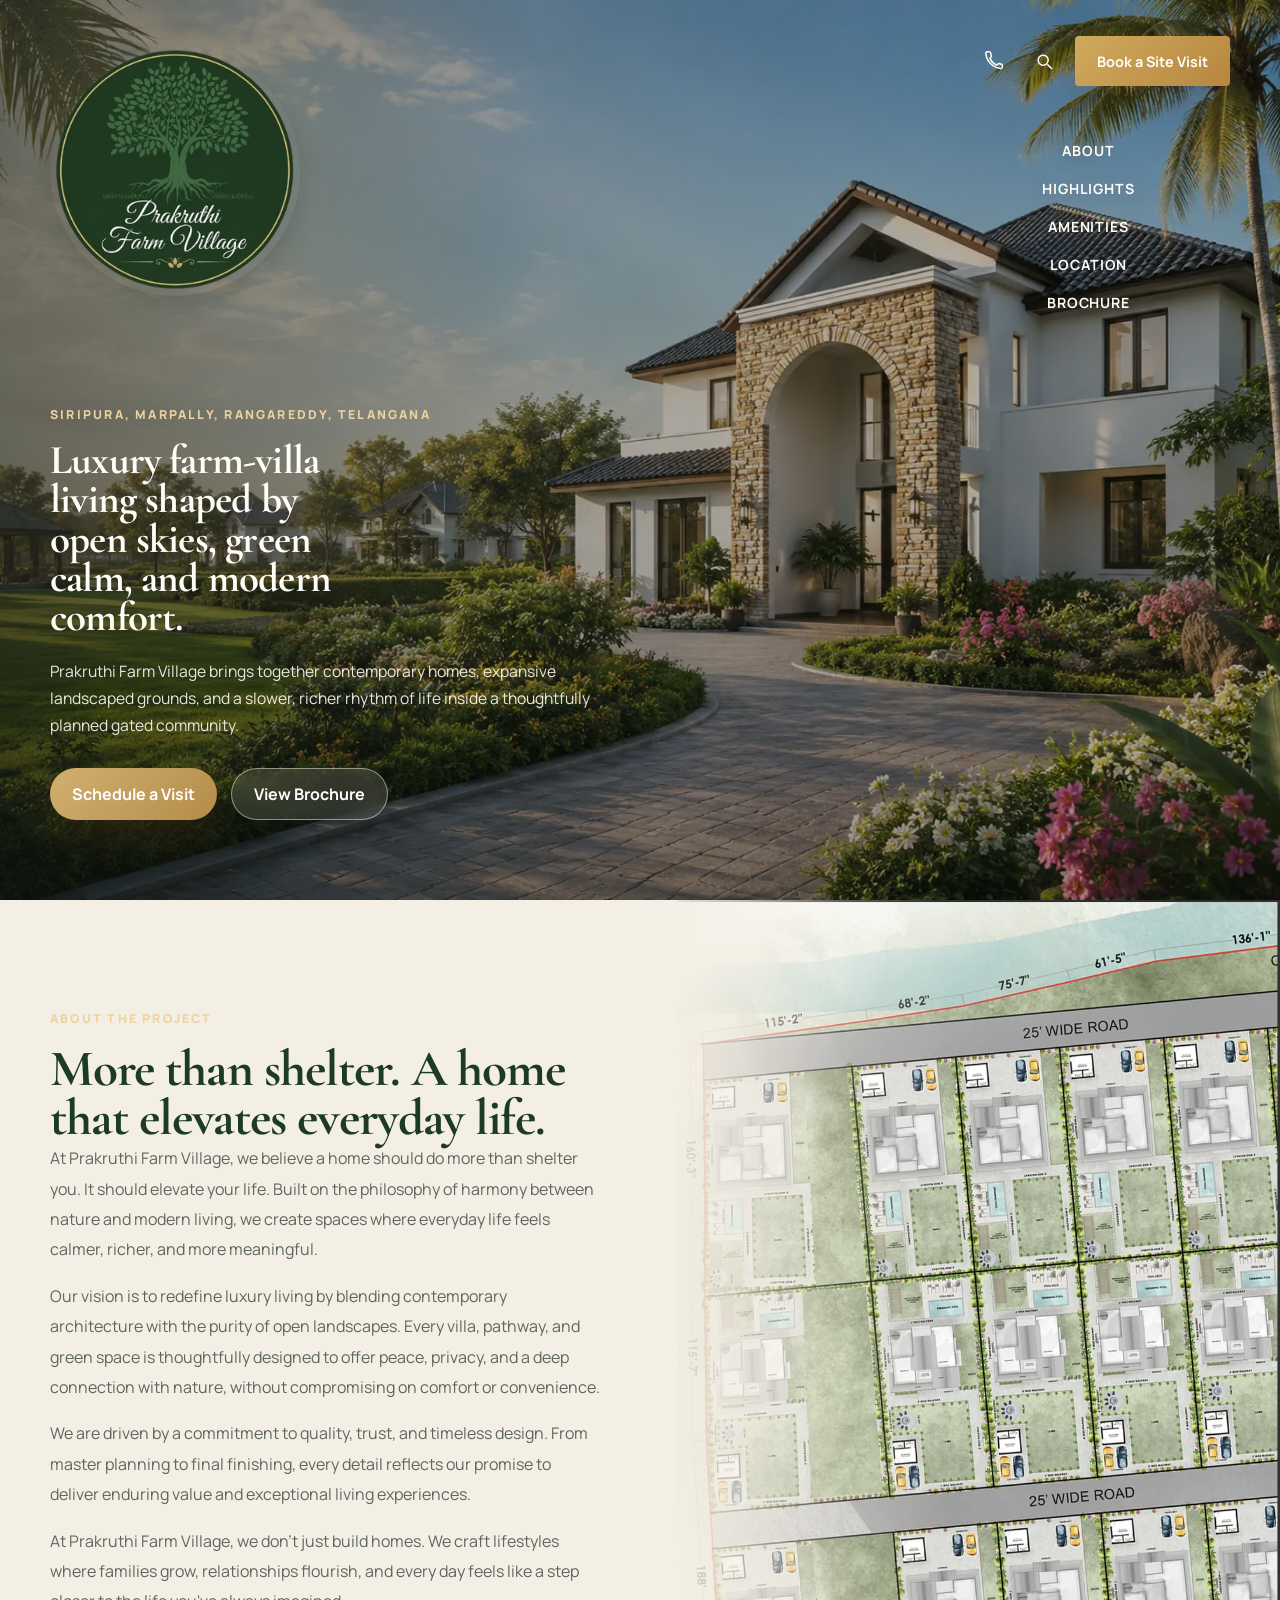
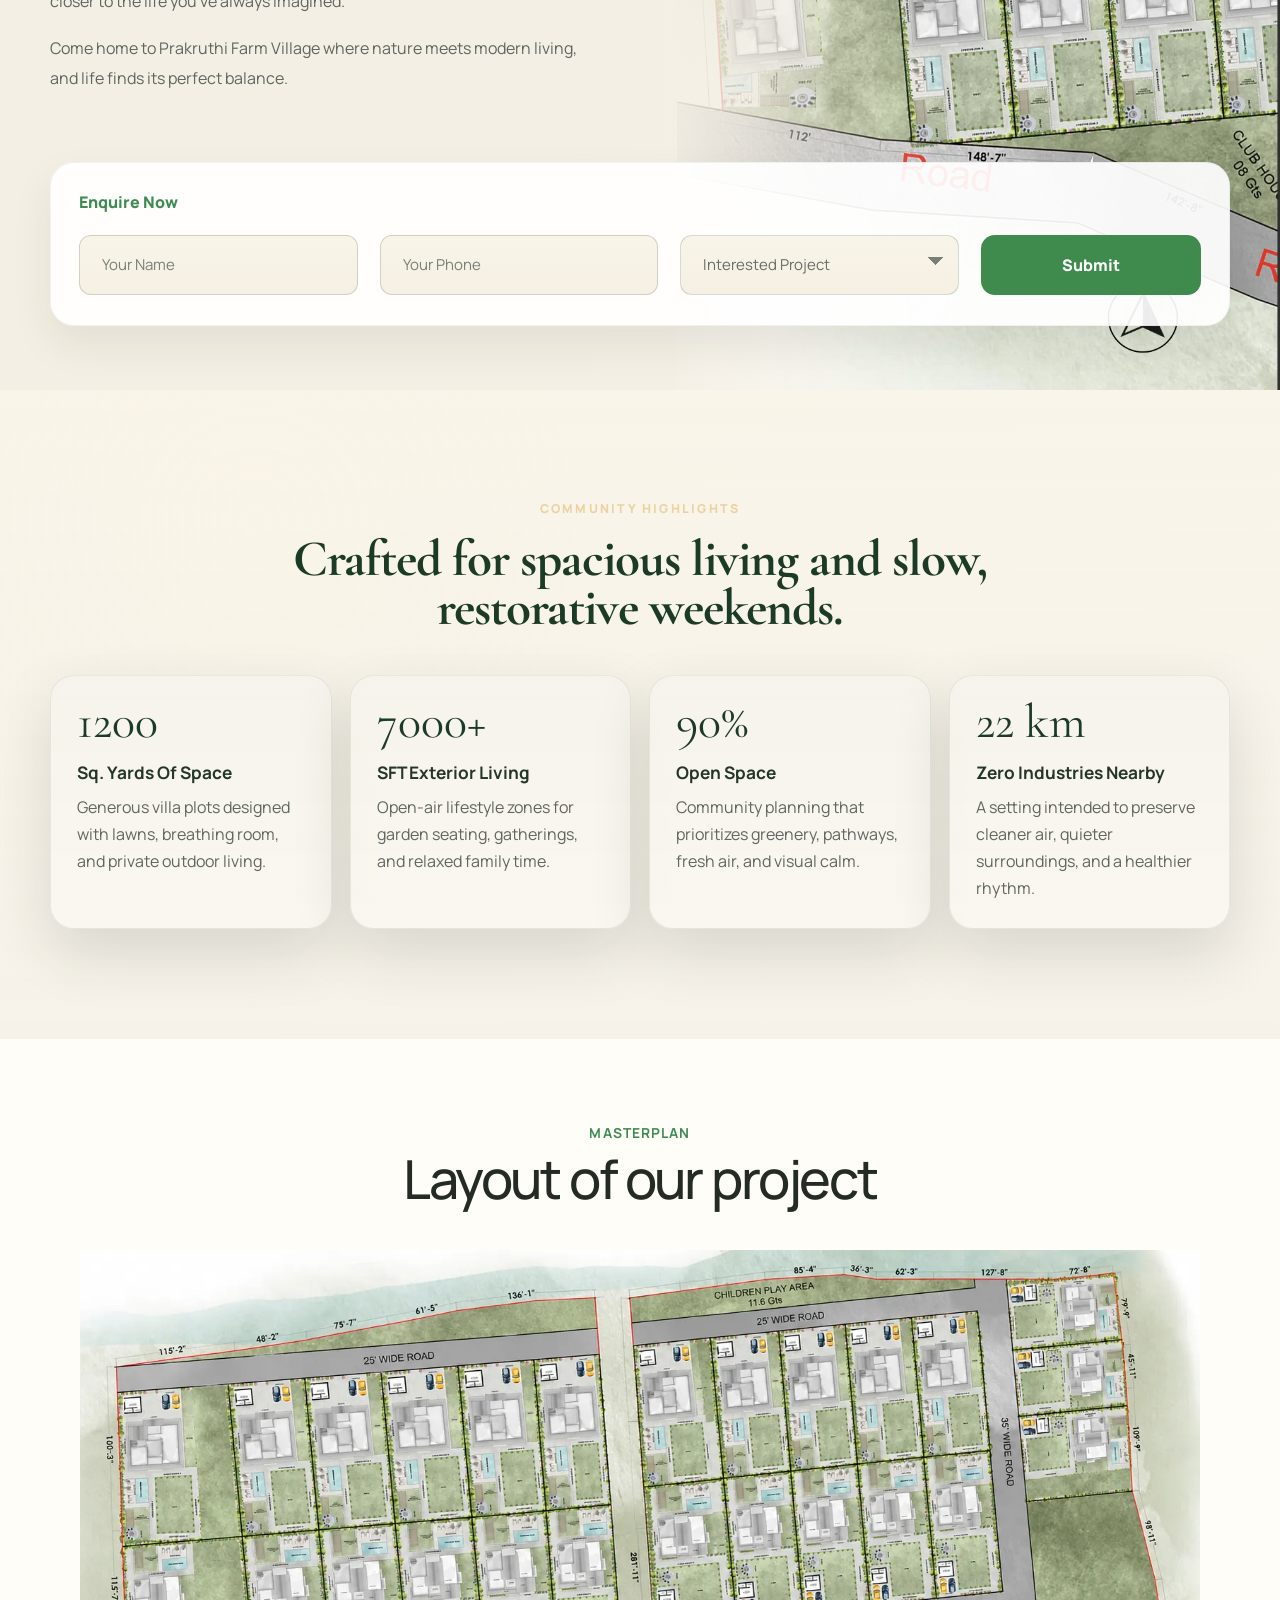
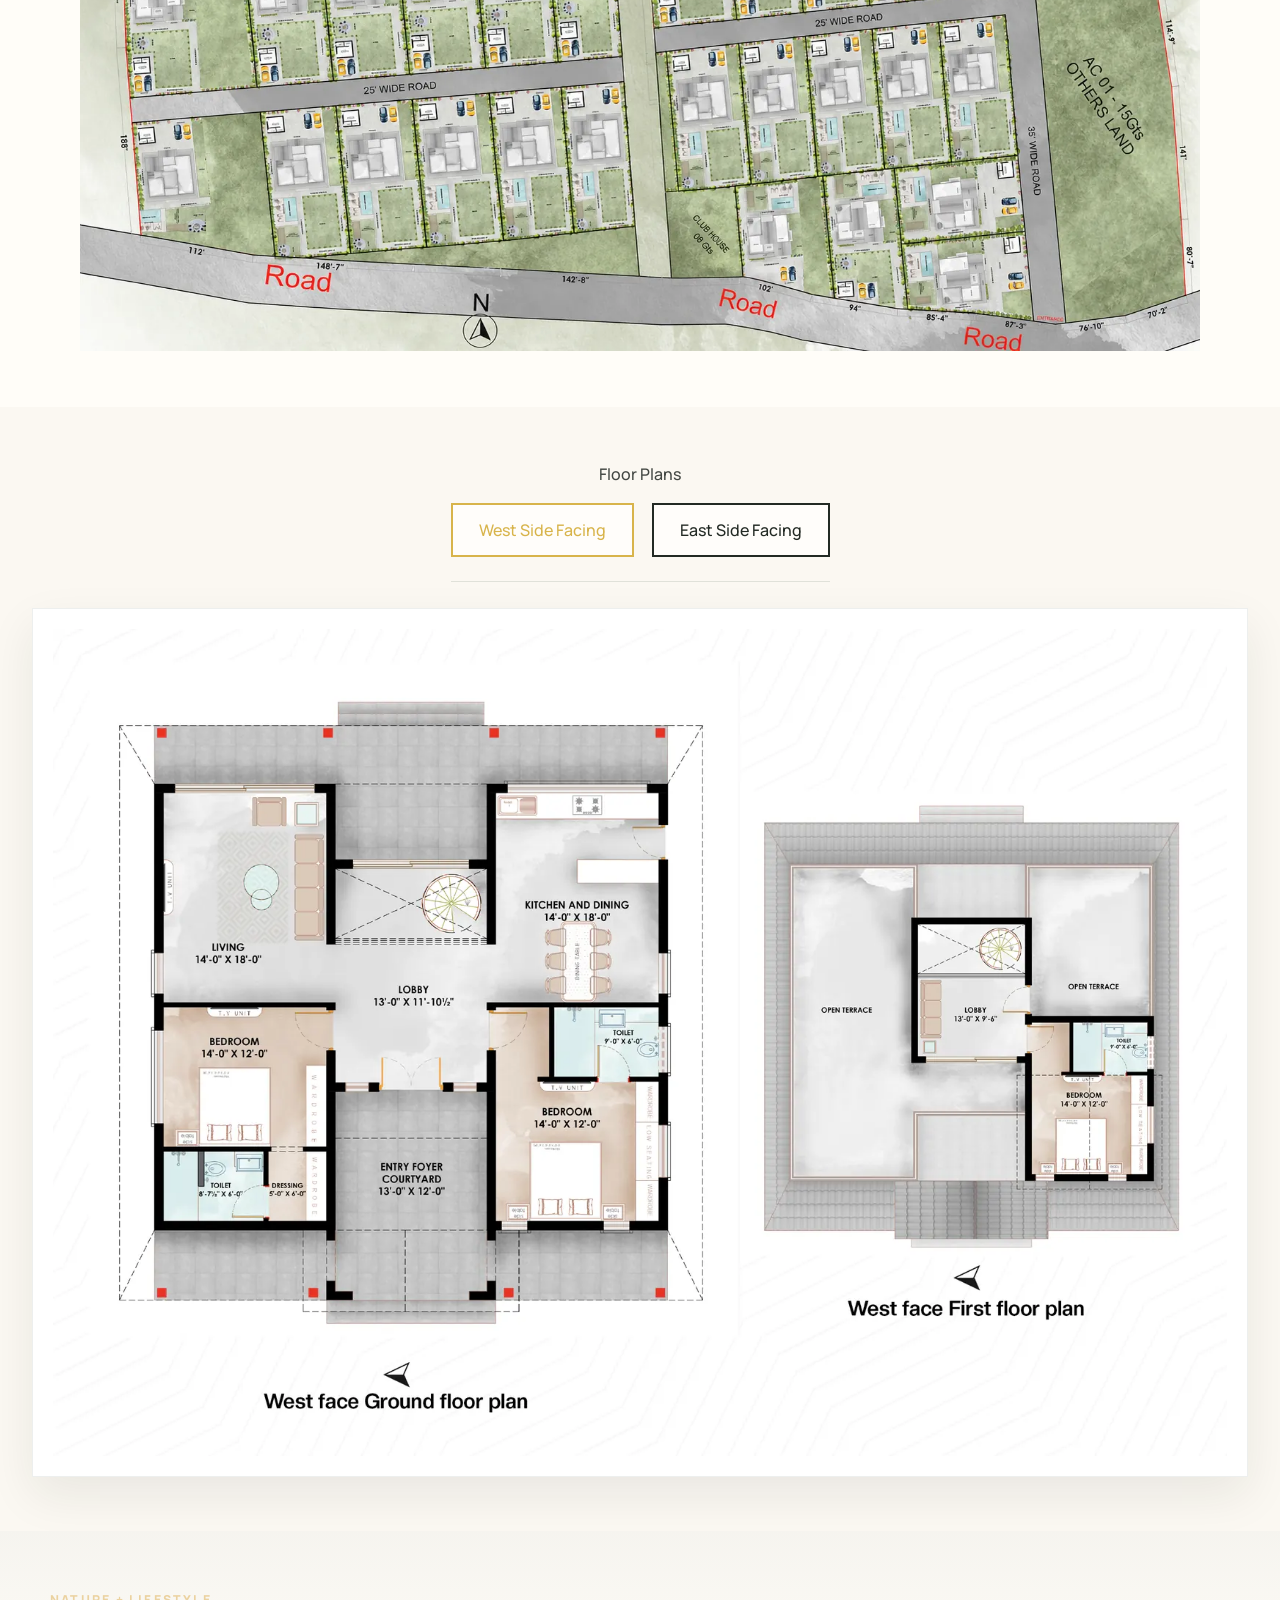
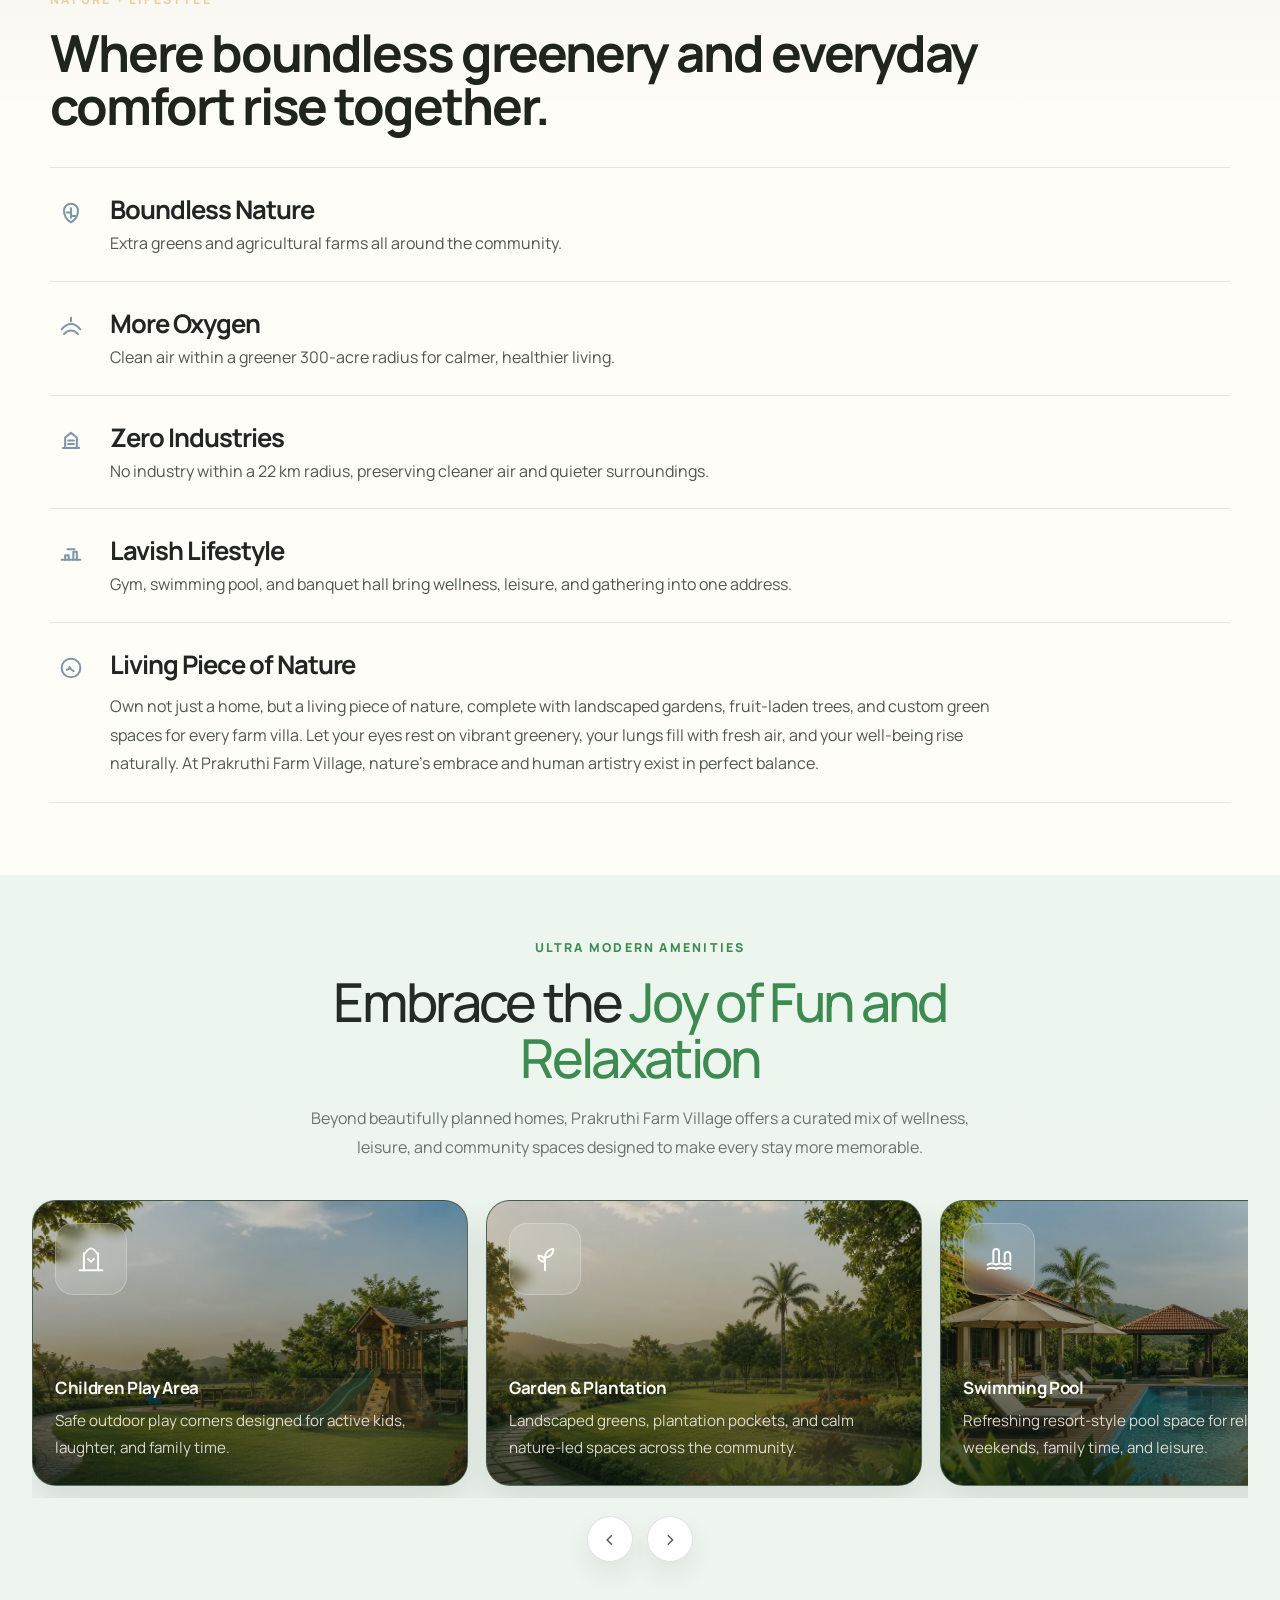
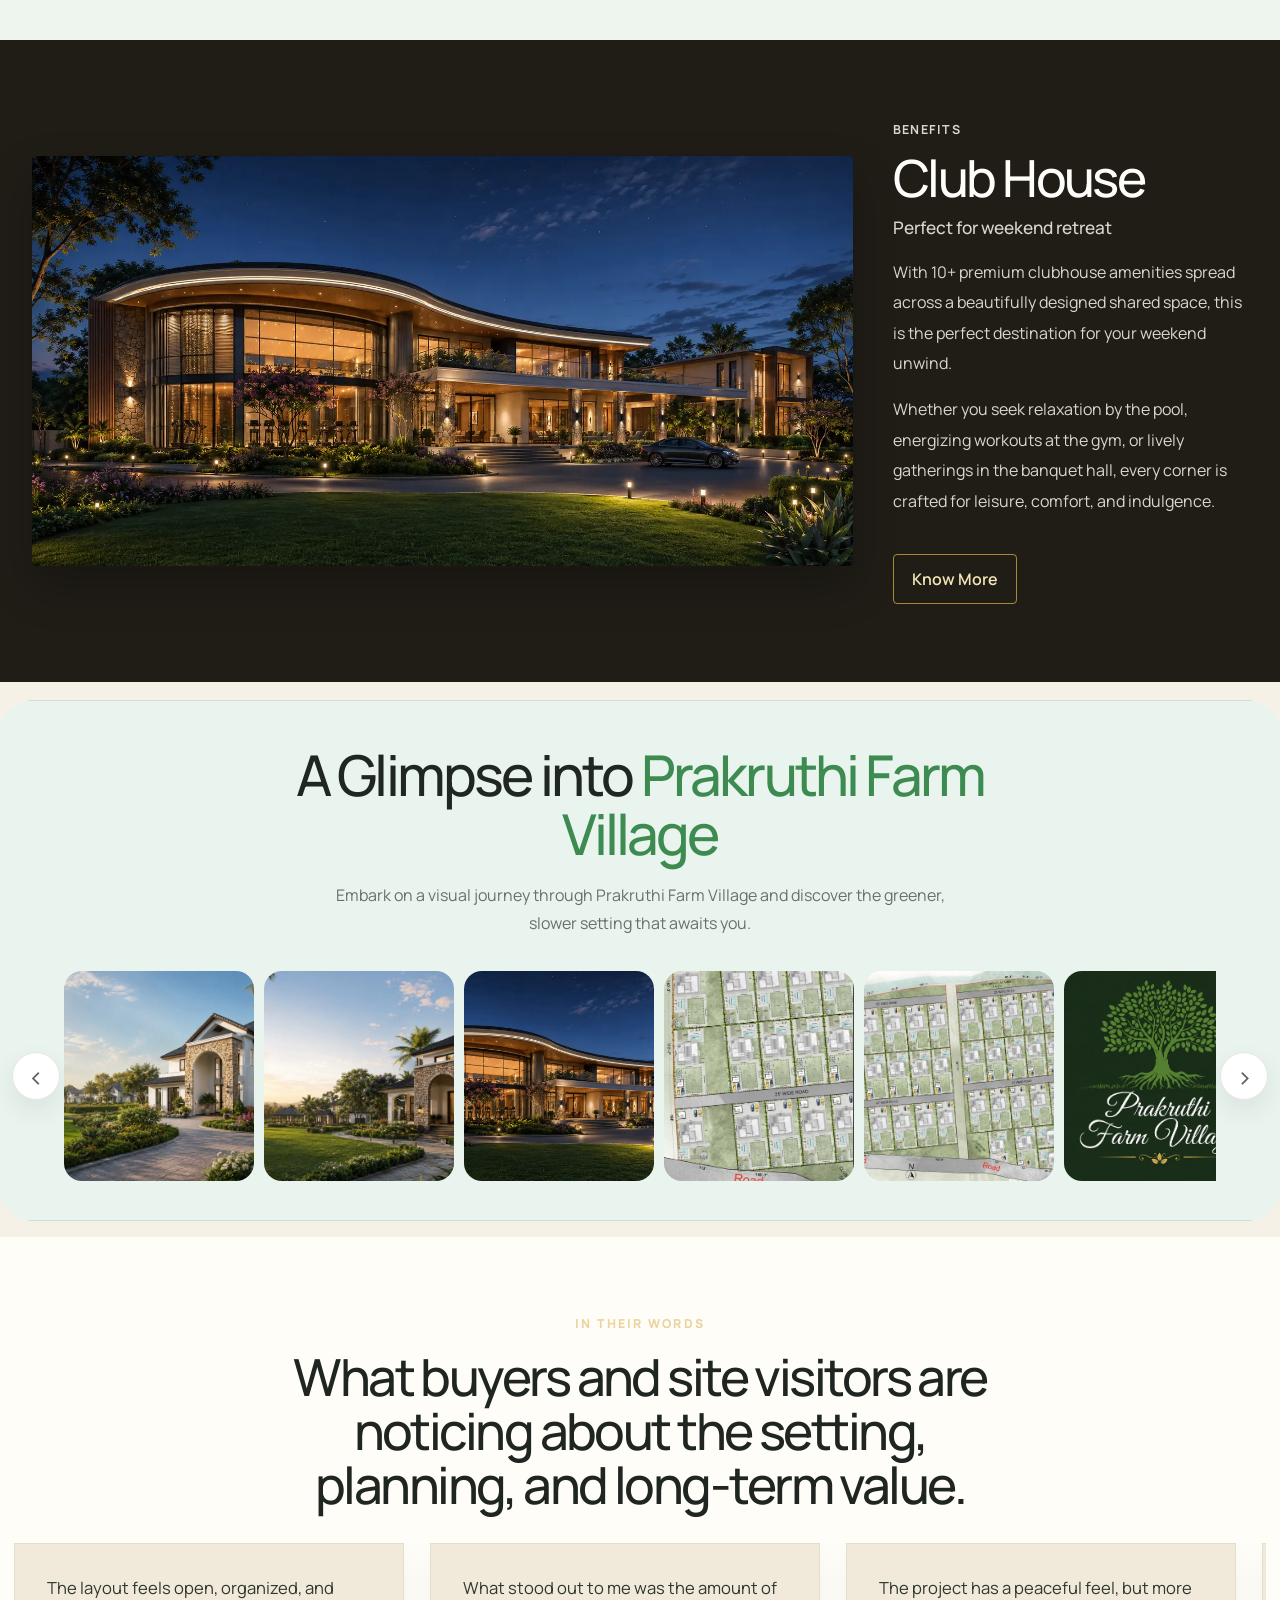
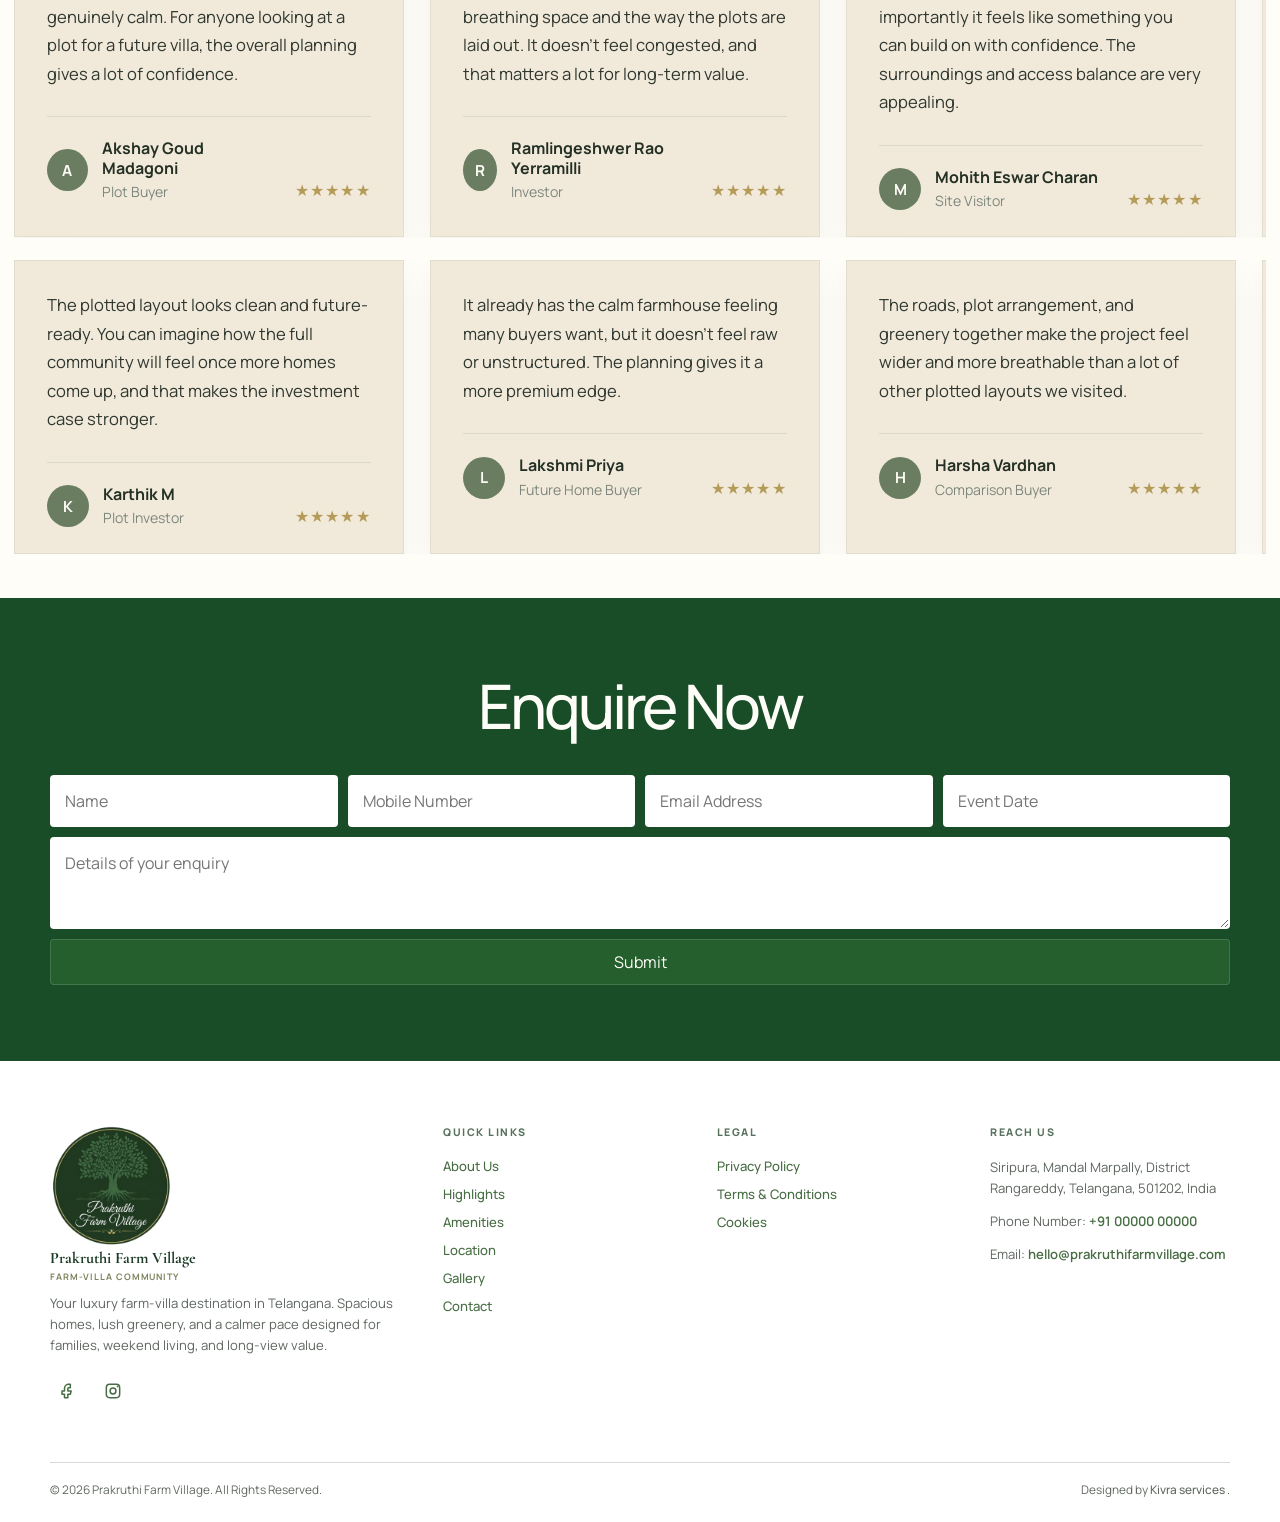
<file: index.html>
<!DOCTYPE html>
<html lang="en">
  <head>
    <meta charset="UTF-8" />
    <meta name="viewport" content="width=device-width, initial-scale=1.0" />
    <title>Prakruthi Farm Village</title>
    <meta
      name="description"
      content="Prakruthi Farm Village is a premium farm-villa community in Siripura, Marpally, blending modern architecture, open green space, and elevated weekend living."
    />
    <link rel="preconnect" href="https://fonts.googleapis.com" />
    <link rel="preconnect" href="https://fonts.gstatic.com" crossorigin />
    <link
      href="https://fonts.googleapis.com/css2?family=Cormorant+Garamond:wght@500;600;700&family=Manrope:wght@400;500;600;700;800&display=swap"
      rel="stylesheet"
    />
    <link rel="preload" as="image" href="images/webp/image.webp" fetchpriority="high" />
    <link rel="stylesheet" href="styles.css" />
  </head>
  <body>
    <header class="site-header">
      <div class="container nav-shell">
        <a class="brand" href="#top" aria-label="Prakruthi Farm Village home">
          <img src="images/webp/logo.webp" alt="Prakruthi Farm Village logo" decoding="async" />
        </a>

        <nav class="site-nav" id="site-nav">
          <a href="#about">About</a>
          <a href="highlights.html">Highlights</a>
          <a href="#amenities">Amenities</a>
          <a href="location.html">Location</a>
          <a href="brochure.pdf" download="Prakruthi Farm Village brochure.pdf">
            Brochure
          </a>
        </nav>

        <div class="header-tools">
          <a class="tool-link" href="#contact" aria-label="Call us">
            <svg viewBox="0 0 24 24" fill="none">
              <path
                d="M22 16.92v2a2 2 0 0 1-2.18 2 19.8 19.8 0 0 1-8.63-3.07 19.5 19.5 0 0 1-6-6A19.8 19.8 0 0 1 2.12 3.18 2 2 0 0 1 4.11 1h2a2 2 0 0 1 2 1.72c.12.9.33 1.78.63 2.62a2 2 0 0 1-.45 2.11L7.1 8.91a16 16 0 0 0 8 8l1.46-1.19a2 2 0 0 1 2.11-.45c.84.3 1.72.51 2.62.63A2 2 0 0 1 22 16.92Z"
              />
            </svg>
          </a>
          <button class="tool-link tool-button" type="button" aria-label="Search">
            <svg viewBox="0 0 24 24" fill="none">
              <path d="m21 21-4.35-4.35" />
              <circle cx="11" cy="11" r="6" />
            </svg>
          </button>
          <a class="nav-cta" href="#contact">Book a Site Visit</a>
        </div>

        <button
          class="menu-toggle"
          type="button"
          aria-expanded="false"
          aria-controls="site-nav"
          aria-label="Toggle navigation"
        >
          <span></span>
          <span></span>
          <span></span>
        </button>
      </div>
    </header>

    <main id="top">
      <section class="hero">
        <div class="hero-media" aria-hidden="true">
          <div class="hero-slide is-active" style="background-image: url('images/webp/image.webp')"></div>
          <div class="hero-slide" style="background-image: url('images/webp/hero1.webp')"></div>
        </div>
        <div class="hero-overlay"></div>
        <div class="container hero-layout">
          <div class="hero-copy">
            <p class="eyebrow">Siripura, Marpally, Rangareddy, Telangana</p>
            <h1>Luxury farm-villa living shaped by open skies, green calm, and modern comfort.</h1>
            <p class="hero-text">
              Prakruthi Farm Village brings together contemporary homes, expansive landscaped grounds,
              and a slower, richer rhythm of life inside a thoughtfully planned gated community.
            </p>

            <div class="hero-actions">
              <a class="button button-primary" href="#contact">Schedule a Visit</a>
              <a
                class="button button-secondary"
                href="Prakruthi%20Farm%20Village%20brochure.pdf"
                target="_blank"
                rel="noreferrer"
              >
                View Brochure
              </a>
            </div>
          </div>
        </div>
      </section>

      <div class="about-enquiry-shell">
        <section class="section about-section" id="about">
          <div class="container about-layout">
            <div class="about-copy">
              <div class="section-heading">
                <p class="eyebrow">About The Project</p>
                <h2>More than shelter. A home that elevates everyday life.</h2>
              </div>
              <div class="section-copy">
                <p>
                  At Prakruthi Farm Village, we believe a home should do more than shelter you. It
                  should elevate your life. Built on the philosophy of harmony between nature and
                  modern living, we create spaces where everyday life feels calmer, richer, and more
                  meaningful.
                </p>
                <p>
                  Our vision is to redefine luxury living by blending contemporary architecture with
                  the purity of open landscapes. Every villa, pathway, and green space is
                  thoughtfully designed to offer peace, privacy, and a deep connection with nature,
                  without compromising on comfort or convenience.
                </p>
                <p>
                  We are driven by a commitment to quality, trust, and timeless design. From master
                  planning to final finishing, every detail reflects our promise to deliver enduring
                  value and exceptional living experiences.
                </p>
                <p>
                  At Prakruthi Farm Village, we don't just build homes. We craft lifestyles where
                  families grow, relationships flourish, and every day feels like a step closer to
                  the life you've always imagined.
                </p>
                <p>
                  Come home to Prakruthi Farm Village where nature meets modern living, and life
                  finds its perfect balance.
                </p>
              </div>
            </div>
            <div class="about-visual" aria-hidden="true"></div>
          </div>
        </section>

        <section class="enquiry-section" aria-labelledby="enquiry-title">
          <div class="container">
            <div class="enquiry-card">
              <h2 id="enquiry-title">Enquire Now</h2>
              <form class="enquiry-form">
                <label class="sr-only" for="enquiry-name">Your Name</label>
                <input id="enquiry-name" name="name" type="text" placeholder="Your Name" />

                <label class="sr-only" for="enquiry-phone">Your Phone</label>
                <input id="enquiry-phone" name="phone" type="tel" placeholder="Your Phone" />

                <label class="sr-only" for="enquiry-project">Interested Project</label>
                <select id="enquiry-project" name="project">
                  <option value="" selected>Interested Project</option>
                  <option value="prakruthi-farm-village">Prakruthi Farm Village</option>
                </select>

                <button type="submit" class="enquiry-submit">Submit</button>
              </form>
            </div>
          </div>
        </section>
      </div>

      <section class="section highlights-section" id="highlights">
        <div class="container">
          <div class="section-heading section-heading-centered">
            <p class="eyebrow">Community Highlights</p>
            <h2>Crafted for spacious living and slow, restorative weekends.</h2>
          </div>

          <div class="highlight-grid">
            <article class="highlight-card">
              <span class="highlight-number">1200</span>
              <h3>Sq. Yards Of Space</h3>
              <p>Generous villa plots designed with lawns, breathing room, and private outdoor living.</p>
            </article>
            <article class="highlight-card">
              <span class="highlight-number">7000+</span>
              <h3>SFT Exterior Living</h3>
              <p>Open-air lifestyle zones for garden seating, gatherings, and relaxed family time.</p>
            </article>
            <article class="highlight-card">
              <span class="highlight-number">90%</span>
              <h3>Open Space</h3>
              <p>Community planning that prioritizes greenery, pathways, fresh air, and visual calm.</p>
            </article>
            <article class="highlight-card">
              <span class="highlight-number">22 km</span>
              <h3>Zero Industries Nearby</h3>
              <p>A setting intended to preserve cleaner air, quieter surroundings, and a healthier rhythm.</p>
            </article>
          </div>
        </div>
      </section>

      <section class="section masterplan-section" id="masterplan">
        <div class="container masterplan-shell">
          <div class="masterplan-heading">
            <p class="masterplan-eyebrow">Masterplan</p>
            <h2>Layout of our project</h2>
          </div>

          <div class="masterplan-visual">
            <img
              src="images/webp/projectmain.webp"
              alt="Prakruthi Farm Village masterplan layout"
              loading="lazy"
              decoding="async"
            />
          </div>
        </div>
      </section>

      <section class="section floorplans-section" id="floorplans">
        <div class="container floorplans-shell">
          <div class="floorplans-heading">
            <p class="floorplans-eyebrow">Floor Plans</p>
            <div class="floorplans-tabs" role="tablist" aria-label="Floor plan facing options">
              <button
                class="floorplans-tab is-active"
                type="button"
                role="tab"
                aria-selected="true"
                aria-controls="west-facing-panel"
                id="west-facing-tab"
                data-target="west-facing-panel"
              >
                West Side Facing
              </button>
              <button
                class="floorplans-tab"
                type="button"
                role="tab"
                aria-selected="false"
                aria-controls="east-facing-panel"
                id="east-facing-tab"
                data-target="east-facing-panel"
              >
                East Side Facing
              </button>
            </div>
          </div>

          <div
            class="floorplans-panel is-active"
            id="west-facing-panel"
            role="tabpanel"
            aria-labelledby="west-facing-tab"
          >
            <div class="floorplans-frame">
              <img src="images/webp/westside.webp" alt="West side facing floor plan" loading="lazy" decoding="async" />
            </div>
          </div>

          <div
            class="floorplans-panel"
            id="east-facing-panel"
            role="tabpanel"
            aria-labelledby="east-facing-tab"
            hidden
          >
            <div class="floorplans-frame">
              <img src="images/webp/eastside.webp" alt="East side facing floor plan" loading="lazy" decoding="async" />
            </div>
          </div>
        </div>
      </section>

      <section class="section lifestyle-section">
        <div class="container lifestyle-shell">
          <div class="lifestyle-heading">
            <p class="eyebrow">Nature + Lifestyle</p>
            <h2>Where boundless greenery and everyday comfort rise together.</h2>
          </div>

          <div class="lifestyle-list" role="list">
            <article class="lifestyle-item" role="listitem">
              <span class="lifestyle-icon" aria-hidden="true">
                <svg viewBox="0 0 24 24" fill="none">
                  <path d="M12 20c4-2.5 6-6 6-10a6 6 0 1 0-12 0c0 4 2 7.5 6 10Z" />
                  <path d="M12 8v8" />
                  <path d="M8.5 11.5H12" />
                  <path d="M15.5 14.5H12" />
                </svg>
              </span>
              <div class="lifestyle-copy">
                <h3>Boundless Nature</h3>
                <p>Extra greens and agricultural farms all around the community.</p>
              </div>
            </article>

            <article class="lifestyle-item" role="listitem">
              <span class="lifestyle-icon" aria-hidden="true">
                <svg viewBox="0 0 24 24" fill="none">
                  <path d="M4 14c2.5-3 5.5-4.5 8-4.5s5.5 1.5 8 4.5" />
                  <path d="M6 18c1.8-2 3.8-3 6-3s4.2 1 6 3" />
                  <path d="M12 4v3" />
                </svg>
              </span>
              <div class="lifestyle-copy">
                <h3>More Oxygen</h3>
                <p>Clean air within a greener 300-acre radius for calmer, healthier living.</p>
              </div>
            </article>

            <article class="lifestyle-item" role="listitem">
              <span class="lifestyle-icon" aria-hidden="true">
                <svg viewBox="0 0 24 24" fill="none">
                  <path d="M5 18h14" />
                  <path d="M7 18V9l5-4 5 4v9" />
                  <path d="M9.5 11.5h5" />
                  <path d="M9.5 14.5h5" />
                </svg>
              </span>
              <div class="lifestyle-copy">
                <h3>Zero Industries</h3>
                <p>No industry within a 22 km radius, preserving cleaner air and quieter surroundings.</p>
              </div>
            </article>

            <article class="lifestyle-item" role="listitem">
              <span class="lifestyle-icon" aria-hidden="true">
                <svg viewBox="0 0 24 24" fill="none">
                  <path d="M4 17h16" />
                  <path d="M7 17v-4h3v4" />
                  <path d="M14 17v-7h3v7" />
                  <path d="M9 8h6" />
                </svg>
              </span>
              <div class="lifestyle-copy">
                <h3>Lavish Lifestyle</h3>
                <p>Gym, swimming pool, and banquet hall bring wellness, leisure, and gathering into one address.</p>
              </div>
            </article>

            <article class="lifestyle-item lifestyle-item-detail" role="listitem">
              <span class="lifestyle-icon" aria-hidden="true">
                <svg viewBox="0 0 24 24" fill="none">
                  <path d="M12 4c4.5 0 8 3.5 8 8s-3.5 8-8 8-8-3.5-8-8 3.5-8 8-8Z" />
                  <path d="M8.5 13.5c1.2-.2 2.1-1.1 2.3-2.3.7 1.5 2 2.8 3.5 3.5" />
                </svg>
              </span>
              <div class="lifestyle-copy">
                <h3>Living Piece of Nature</h3>
                <p>
                  Own not just a home, but a living piece of nature, complete with landscaped
                  gardens, fruit-laden trees, and custom green spaces for every farm villa. Let your
                  eyes rest on vibrant greenery, your lungs fill with fresh air, and your well-being
                  rise naturally. At Prakruthi Farm Village, nature's embrace and human artistry exist
                  in perfect balance.
                </p>
              </div>
            </article>
          </div>
        </div>
      </section>

      <section class="section amenities-section" id="amenities">
        <div class="container">
          <div class="amenities-shell">
            <div class="amenities-heading">
              <p class="eyebrow">Ultra Modern Amenities</p>
              <h2>Embrace the <span>Joy of Fun and Relaxation</span></h2>
              <p class="amenities-intro">
                Beyond beautifully planned homes, Prakruthi Farm Village offers a curated mix of
                wellness, leisure, and community spaces designed to make every stay more memorable.
              </p>
            </div>

            <div
              class="amenities-carousel"
              data-carousel
              data-carousel-autoplay
              data-carousel-interval="3800"
              data-carousel-persistent
            >
              <div class="amenities-grid" data-carousel-track>
                <article class="amenity-card amenity-card--children">
                  <span class="amenity-icon" aria-hidden="true">
                    <svg viewBox="0 0 24 24" fill="none">
                      <path d="M4 20h16" />
                      <path d="M7 20V8" />
                      <path d="M17 20V8" />
                      <path d="M7 9c2-3 4-4.5 5-4.5S15 6 17 9" />
                      <path d="M10 12l2 2 2-2" />
                    </svg>
                  </span>
                  <h3>Children Play Area</h3>
                  <p>Safe outdoor play corners designed for active kids, laughter, and family time.</p>
                </article>

                <article class="amenity-card amenity-card--garden">
                  <span class="amenity-icon" aria-hidden="true">
                    <svg viewBox="0 0 24 24" fill="none">
                      <path d="M12 20V11" />
                      <path d="M12 11c0-3.5 2.6-6.2 6-6-0.2 3.5-2.7 6-6 6Z" />
                      <path d="M12 14c0-2.6-2-4.6-4.8-4.5 0.1 2.7 2 4.7 4.8 4.5Z" />
                    </svg>
                  </span>
                  <h3>Garden &amp; Plantation</h3>
                  <p>Landscaped greens, plantation pockets, and calm nature-led spaces across the community.</p>
                </article>

                <article class="amenity-card amenity-card--pool">
                  <span class="amenity-icon" aria-hidden="true">
                    <svg viewBox="0 0 24 24" fill="none">
                      <path d="M4 16c2-1.2 4-1.2 6 0 2-1.2 4-1.2 6 0 2-1.2 4-1.2 4 0" />
                      <path d="M4 19c2-1.2 4-1.2 6 0 2-1.2 4-1.2 6 0 2-1.2 4-1.2 4 0" />
                      <path d="M8 14V7a2 2 0 0 1 4 0v7" />
                      <path d="M16 14V9a2 2 0 0 1 4 0v5" />
                    </svg>
                  </span>
                  <h3>Swimming Pool</h3>
                  <p>Refreshing resort-style pool space for relaxed weekends, family time, and leisure.</p>
                </article>

                <article class="amenity-card amenity-card--gym">
                  <span class="amenity-icon" aria-hidden="true">
                    <svg viewBox="0 0 24 24" fill="none">
                      <path d="M3 10h4v4H3z" />
                      <path d="M17 10h4v4h-4z" />
                      <path d="M7 12h10" />
                      <path d="M9 10v4" />
                      <path d="M15 10v4" />
                    </svg>
                  </span>
                  <h3>Indoor Gym</h3>
                  <p>Dedicated indoor fitness setup for everyday workouts and a healthier routine.</p>
                </article>

                <article class="amenity-card amenity-card--reception">
                  <span class="amenity-icon" aria-hidden="true">
                    <svg viewBox="0 0 24 24" fill="none">
                      <path d="M5 18V8a2 2 0 0 1 2-2h10a2 2 0 0 1 2 2v10" />
                      <path d="M5 12h14" />
                      <path d="M9 15h6" />
                      <path d="M9 9h2" />
                    </svg>
                  </span>
                  <h3>Reception &amp; Waiting Lounge</h3>
                  <p>A welcoming arrival space that makes guest visits and community waiting areas more comfortable.</p>
                </article>

                <article class="amenity-card amenity-card--guestroom">
                  <span class="amenity-icon" aria-hidden="true">
                    <svg viewBox="0 0 24 24" fill="none">
                      <path d="M4 14V9a2 2 0 0 1 2-2h2a2 2 0 0 1 2 2v5" />
                      <path d="M14 14V9a2 2 0 0 1 2-2h2a2 2 0 0 1 2 2v5" />
                      <path d="M3 14h18" />
                      <path d="M6 17h12" />
                    </svg>
                  </span>
                  <h3>Guest Room</h3>
                  <p>Comfortable guest accommodation within the community for extended family and visitors.</p>
                </article>

                <article class="amenity-card amenity-card--sitarea">
                  <span class="amenity-icon" aria-hidden="true">
                    <svg viewBox="0 0 24 24" fill="none">
                      <path d="M5 18h14" />
                      <path d="M7 18v-4l2-2 3 3 3-5 2 4v4" />
                      <path d="M8 8l1.5-2L11 8" />
                      <path d="M16 6v3" />
                    </svg>
                  </span>
                  <h3>Sit-out Areas</h3>
                  <p>Quiet open-air corners to unwind, converse, read, and enjoy the slower rhythm outdoors.</p>
                </article>

                <article class="amenity-card amenity-card--boxcricket">
                  <span class="amenity-icon" aria-hidden="true">
                    <svg viewBox="0 0 24 24" fill="none">
                      <path d="M6 18c4-3 8-7 10-11" />
                      <path d="M14 5h5v5" />
                      <path d="M7 9h3" />
                      <path d="M5 12h3" />
                      <path d="M4 16h4" />
                    </svg>
                  </span>
                  <h3>Box Cricket</h3>
                  <p>Recreation space for lively community matches, casual practice, and energetic weekends.</p>
                </article>

                <article class="amenity-card amenity-card--gatedcommunity">
                  <span class="amenity-icon" aria-hidden="true">
                    <svg viewBox="0 0 24 24" fill="none">
                      <path d="M4 19h16" />
                      <path d="M6 19V8" />
                      <path d="M18 19V8" />
                      <path d="M6 8l3-3" />
                      <path d="M18 8l-3-3" />
                      <path d="M9 10v6" />
                      <path d="M15 10v6" />
                    </svg>
                  </span>
                  <h3>Gated Community</h3>
                  <p>Planned controlled entry and a more private, secure setting for everyday living.</p>
                </article>

                <article class="amenity-card amenity-card--servantquarters">
                  <span class="amenity-icon" aria-hidden="true">
                    <svg viewBox="0 0 24 24" fill="none">
                      <path d="M4 18h16" />
                      <path d="M6 18v-5l4-3 4 3v5" />
                      <path d="M16 18v-8l2-2 2 2v8" />
                      <path d="M9 13h2" />
                    </svg>
                  </span>
                  <h3>Common Servant Quarters</h3>
                  <p>Practical support spaces thoughtfully planned to add convenience to longer stays.</p>
                </article>

                <article class="amenity-card amenity-card--banquethall">
                  <span class="amenity-icon" aria-hidden="true">
                    <svg viewBox="0 0 24 24" fill="none">
                      <path d="M4 19h16" />
                      <path d="M6 19V9l6-4 6 4v10" />
                      <path d="M9 12h6" />
                      <path d="M9 15h6" />
                    </svg>
                  </span>
                  <h3>Banquet Hall</h3>
                  <p>Shared celebration venue for functions, family gatherings, and memorable community events.</p>
                </article>

                <article class="amenity-card amenity-card--associationroom">
                  <span class="amenity-icon" aria-hidden="true">
                    <svg viewBox="0 0 24 24" fill="none">
                      <circle cx="12" cy="8" r="3" />
                      <path d="M5 18c1.5-3 4-5 7-5s5.5 2 7 5" />
                      <path d="M3 18h18" />
                    </svg>
                  </span>
                  <h3>Association Room</h3>
                  <p>A useful common room for resident meetings, coordination, and community conversations.</p>
                </article>

                <article class="amenity-card amenity-card--previewtheatre">
                  <span class="amenity-icon" aria-hidden="true">
                    <svg viewBox="0 0 24 24" fill="none">
                      <path d="M5 8h14v8H5z" />
                      <path d="m9 11 5 2-5 2v-4Z" />
                      <path d="M3 18h18" />
                    </svg>
                  </span>
                  <h3>Preview Theatre</h3>
                  <p>Private screening and presentation space for entertainment, events, and shared viewing.</p>
                </article>

                <article class="amenity-card amenity-card--joggingtrack">
                  <span class="amenity-icon" aria-hidden="true">
                    <svg viewBox="0 0 24 24" fill="none">
                      <circle cx="14.5" cy="5.5" r="1.5" />
                      <path d="M10 10l3-2 2 2" />
                      <path d="M9 19l2.5-4.5 2.5 1.5" />
                      <path d="M11 12l-3 2" />
                      <path d="M15 10l3 4" />
                    </svg>
                  </span>
                  <h3>Jogging Track</h3>
                  <p>Greener walking and jogging stretches that support an active lifestyle every day.</p>
                </article>

                <article class="amenity-card amenity-card--security">
                  <span class="amenity-icon" aria-hidden="true">
                    <svg viewBox="0 0 24 24" fill="none">
                      <path d="M12 3l7 3v5c0 4-3 7-7 10-4-3-7-6-7-10V6l7-3Z" />
                      <path d="M12 9v3l2 1.5" />
                      <circle cx="12" cy="12" r="3.5" />
                    </svg>
                  </span>
                  <h3>24×7 Security</h3>
                  <p>Round-the-clock monitoring and access oversight for a safer, calmer community atmosphere.</p>
                </article>

                <article class="amenity-card amenity-card--badminton">
                  <span class="amenity-icon" aria-hidden="true">
                    <svg viewBox="0 0 24 24" fill="none">
                      <path d="M4 18h16" />
                      <path d="M4 7h16" />
                      <path d="M9 7v11" />
                      <path d="M15 7v11" />
                      <path d="M15 15c1.5-1 2.5-2.3 3-4" />
                      <path d="M17 17l2 2" />
                    </svg>
                  </span>
                  <h3>Badminton Court &amp; Indoor Games</h3>
                  <p>Indoor and active recreation spaces designed for all ages, play, and social downtime.</p>
                </article>
              </div>

              <div class="amenities-controls">
                <button class="amenities-control" type="button" aria-label="Previous amenities" data-carousel-prev>
                  &#8249;
                </button>
                <button class="amenities-control" type="button" aria-label="Next amenities" data-carousel-next>
                  &#8250;
                </button>
              </div>
            </div>
          </div>
        </div>
      </section>

      <section class="section clubhouse-section" id="clubhouse">
        <div class="container clubhouse-shell">
          <div class="clubhouse-visual">
            <img
              src="images/webp/clubhouse.webp"
              alt="Prakruthi Farm Village clubhouse exterior"
              loading="lazy"
              decoding="async"
            />
          </div>

          <div class="clubhouse-copy">
            <p class="clubhouse-eyebrow">Benefits</p>
            <h2>Club House</h2>
            <p class="clubhouse-subtitle">Perfect for weekend retreat</p>
            <p>
              With 10+ premium clubhouse amenities spread across a beautifully designed shared
              space, this is the perfect destination for your weekend unwind.
            </p>
            <p>
              Whether you seek relaxation by the pool, energizing workouts at the gym, or lively
              gatherings in the banquet hall, every corner is crafted for leisure, comfort, and
              indulgence.
            </p>
            <a class="clubhouse-button" href="#contact">Know More</a>
          </div>
        </div>
      </section>

      <section class="section glimpse-section">
        <div class="glimpse-shell">
          <div class="container glimpse-header">
            <h2>A Glimpse into <span>Prakruthi Farm Village</span></h2>
            <p>
              Embark on a visual journey through Prakruthi Farm Village and discover the greener,
              slower setting that awaits you.
            </p>
          </div>

          <div class="glimpse-carousel" data-carousel>
            <button class="glimpse-arrow" type="button" aria-label="Previous glimpse" data-carousel-prev>
              &#8249;
            </button>
            <div class="glimpse-track" data-carousel-track>
              <figure class="glimpse-card">
                <img src="images/webp/image.webp" alt="Exterior glimpse of Prakruthi Farm Village" loading="lazy" decoding="async" />
              </figure>
              <figure class="glimpse-card">
                <img src="images/webp/hero1.webp" alt="Villa elevation glimpse of Prakruthi Farm Village" loading="lazy" decoding="async" />
              </figure>
              <figure class="glimpse-card">
                <img src="images/webp/clubhouse.webp" alt="Clubhouse glimpse of Prakruthi Farm Village" loading="lazy" decoding="async" />
              </figure>
              <figure class="glimpse-card">
                <img src="images/webp/project.webp" alt="Project layout glimpse of Prakruthi Farm Village" loading="lazy" decoding="async" />
              </figure>
              <figure class="glimpse-card">
                <img src="images/webp/projectmain.webp" alt="Masterplan glimpse of Prakruthi Farm Village" loading="lazy" decoding="async" />
              </figure>
              <figure class="glimpse-card">
                <img src="images/webp/background.webp" alt="Landscape glimpse of Prakruthi Farm Village" loading="lazy" decoding="async" />
              </figure>
              <figure class="glimpse-card">
                <img src="images/webp/westside.webp" alt="West-facing villa plan glimpse of Prakruthi Farm Village" loading="lazy" decoding="async" />
              </figure>
              <figure class="glimpse-card">
                <img src="images/webp/eastside.webp" alt="East-facing villa plan glimpse of Prakruthi Farm Village" loading="lazy" decoding="async" />
              </figure>
              <figure class="glimpse-card">
                <img src="images/webp/image.webp" alt="Landscape and villa glimpse of Prakruthi Farm Village" loading="lazy" decoding="async" />
              </figure>
              <figure class="glimpse-card">
                <img src="images/webp/clubhouse.webp" alt="Clubhouse and amenities glimpse of Prakruthi Farm Village" loading="lazy" decoding="async" />
              </figure>
              <figure class="glimpse-card">
                <img src="images/webp/projectmain.webp" alt="Community masterplan glimpse of Prakruthi Farm Village" loading="lazy" decoding="async" />
              </figure>
            </div>
            <button class="glimpse-arrow" type="button" aria-label="Next glimpse" data-carousel-next>
              &#8250;
            </button>
          </div>
        </div>
      </section>

      <section class="section testimonials-section">
        <div class="container testimonials-shell">
          <div class="testimonials-heading">
            <p class="eyebrow">In Their Words</p>
            <h2>What buyers and site visitors are noticing about the setting, planning, and long-term value.</h2>
          </div>

          <div class="testimonials-marquee">
            <div class="testimonials-row">
              <div class="testimonials-track">
                <article class="testimonial-card">
                  <p class="testimonial-copy">
                    The layout feels open, organized, and genuinely calm. For anyone looking at a plot for a future villa, the overall planning gives a lot of confidence.
                  </p>
                  <div class="testimonial-meta">
                    <div class="testimonial-author">
                      <span class="testimonial-avatar">A</span>
                      <div>
                        <h3>Akshay Goud Madagoni</h3>
                        <p>Plot Buyer</p>
                      </div>
                    </div>
                    <p class="testimonial-stars" aria-label="5 star rating">★★★★★</p>
                  </div>
                </article>

                <article class="testimonial-card">
                  <p class="testimonial-copy">
                    What stood out to me was the amount of breathing space and the way the plots are laid out. It doesn’t feel congested, and that matters a lot for long-term value.
                  </p>
                  <div class="testimonial-meta">
                    <div class="testimonial-author">
                      <span class="testimonial-avatar">R</span>
                      <div>
                        <h3>Ramlingeshwer Rao Yerramilli</h3>
                        <p>Investor</p>
                      </div>
                    </div>
                    <p class="testimonial-stars" aria-label="5 star rating">★★★★★</p>
                  </div>
                </article>

                <article class="testimonial-card">
                  <p class="testimonial-copy">
                    The project has a peaceful feel, but more importantly it feels like something you can build on with confidence. The surroundings and access balance are very appealing.
                  </p>
                  <div class="testimonial-meta">
                    <div class="testimonial-author">
                      <span class="testimonial-avatar">M</span>
                      <div>
                        <h3>Mohith Eswar Charan</h3>
                        <p>Site Visitor</p>
                      </div>
                    </div>
                    <p class="testimonial-stars" aria-label="5 star rating">★★★★★</p>
                  </div>
                </article>

                <article class="testimonial-card">
                  <p class="testimonial-copy">
                    A lot of plotted developments say they are green, but here the openness actually feels real. If you want a quieter second-home plot, this has the right atmosphere.
                  </p>
                  <div class="testimonial-meta">
                    <div class="testimonial-author">
                      <span class="testimonial-avatar">S</span>
                      <div>
                        <h3>Swapna Kiran</h3>
                        <p>Second-Home Buyer</p>
                      </div>
                    </div>
                    <p class="testimonial-stars" aria-label="5 star rating">★★★★★</p>
                  </div>
                </article>

                <article class="testimonial-card">
                  <p class="testimonial-copy">
                    The amenities add real support to the project, but what impressed me most was the premium feel of the roads, open areas, and overall presentation of the community.
                  </p>
                  <div class="testimonial-meta">
                    <div class="testimonial-author">
                      <span class="testimonial-avatar">P</span>
                      <div>
                        <h3>Praveen Reddy</h3>
                        <p>End-Use Buyer</p>
                      </div>
                    </div>
                    <p class="testimonial-stars" aria-label="5 star rating">★★★★★</p>
                  </div>
                </article>

                <article class="testimonial-card">
                  <p class="testimonial-copy">
                    It has the openness people want from a farm-villa plot, but it also feels thoughtfully planned rather than random. That combination is what makes it stand out.
                  </p>
                  <div class="testimonial-meta">
                    <div class="testimonial-author">
                      <span class="testimonial-avatar">N</span>
                      <div>
                        <h3>Niharika Varma</h3>
                        <p>Villa Plot Search</p>
                      </div>
                    </div>
                    <p class="testimonial-stars" aria-label="5 star rating">★★★★★</p>
                  </div>
                </article>

                <article class="testimonial-card" aria-hidden="true">
                  <p class="testimonial-copy">
                    The layout feels open, organized, and genuinely calm. For anyone looking at a plot for a future villa, the overall planning gives a lot of confidence.
                  </p>
                  <div class="testimonial-meta">
                    <div class="testimonial-author">
                      <span class="testimonial-avatar">A</span>
                      <div>
                        <h3>Akshay Goud Madagoni</h3>
                        <p>Plot Buyer</p>
                      </div>
                    </div>
                    <p class="testimonial-stars">★★★★★</p>
                  </div>
                </article>

                <article class="testimonial-card" aria-hidden="true">
                  <p class="testimonial-copy">
                    What stood out to me was the amount of breathing space and the way the plots are laid out. It doesn’t feel congested, and that matters a lot for long-term value.
                  </p>
                  <div class="testimonial-meta">
                    <div class="testimonial-author">
                      <span class="testimonial-avatar">R</span>
                      <div>
                        <h3>Ramlingeshwer Rao Yerramilli</h3>
                        <p>Investor</p>
                      </div>
                    </div>
                    <p class="testimonial-stars">★★★★★</p>
                  </div>
                </article>

                <article class="testimonial-card" aria-hidden="true">
                  <p class="testimonial-copy">
                    The project has a peaceful feel, but more importantly it feels like something you can build on with confidence. The surroundings and access balance are very appealing.
                  </p>
                  <div class="testimonial-meta">
                    <div class="testimonial-author">
                      <span class="testimonial-avatar">M</span>
                      <div>
                        <h3>Mohith Eswar Charan</h3>
                        <p>Site Visitor</p>
                      </div>
                    </div>
                    <p class="testimonial-stars">★★★★★</p>
                  </div>
                </article>

                <article class="testimonial-card" aria-hidden="true">
                  <p class="testimonial-copy">
                    A lot of plotted developments say they are green, but here the openness actually feels real. If you want a quieter second-home plot, this has the right atmosphere.
                  </p>
                  <div class="testimonial-meta">
                    <div class="testimonial-author">
                      <span class="testimonial-avatar">S</span>
                      <div>
                        <h3>Swapna Kiran</h3>
                        <p>Second-Home Buyer</p>
                      </div>
                    </div>
                    <p class="testimonial-stars">★★★★★</p>
                  </div>
                </article>

                <article class="testimonial-card" aria-hidden="true">
                  <p class="testimonial-copy">
                    The amenities add real support to the project, but what impressed me most was the premium feel of the roads, open areas, and overall presentation of the community.
                  </p>
                  <div class="testimonial-meta">
                    <div class="testimonial-author">
                      <span class="testimonial-avatar">P</span>
                      <div>
                        <h3>Praveen Reddy</h3>
                        <p>End-Use Buyer</p>
                      </div>
                    </div>
                    <p class="testimonial-stars">★★★★★</p>
                  </div>
                </article>

                <article class="testimonial-card" aria-hidden="true">
                  <p class="testimonial-copy">
                    It has the openness people want from a farm-villa plot, but it also feels thoughtfully planned rather than random. That combination is what makes it stand out.
                  </p>
                  <div class="testimonial-meta">
                    <div class="testimonial-author">
                      <span class="testimonial-avatar">N</span>
                      <div>
                        <h3>Niharika Varma</h3>
                        <p>Villa Plot Search</p>
                      </div>
                    </div>
                    <p class="testimonial-stars">★★★★★</p>
                  </div>
                </article>
              </div>
            </div>

            <div class="testimonials-row testimonials-row-reverse">
              <div class="testimonials-track">
                <article class="testimonial-card">
                  <p class="testimonial-copy">
                    The plotted layout looks clean and future-ready. You can imagine how the full community will feel once more homes come up, and that makes the investment case stronger.
                  </p>
                  <div class="testimonial-meta">
                    <div class="testimonial-author">
                      <span class="testimonial-avatar">K</span>
                      <div>
                        <h3>Karthik M</h3>
                        <p>Plot Investor</p>
                      </div>
                    </div>
                    <p class="testimonial-stars" aria-label="5 star rating">★★★★★</p>
                  </div>
                </article>

                <article class="testimonial-card">
                  <p class="testimonial-copy">
                    It already has the calm farmhouse feeling many buyers want, but it doesn’t feel raw or unstructured. The planning gives it a more premium edge.
                  </p>
                  <div class="testimonial-meta">
                    <div class="testimonial-author">
                      <span class="testimonial-avatar">L</span>
                      <div>
                        <h3>Lakshmi Priya</h3>
                        <p>Future Home Buyer</p>
                      </div>
                    </div>
                    <p class="testimonial-stars" aria-label="5 star rating">★★★★★</p>
                  </div>
                </article>

                <article class="testimonial-card">
                  <p class="testimonial-copy">
                    The roads, plot arrangement, and greenery together make the project feel wider and more breathable than a lot of other plotted layouts we visited.
                  </p>
                  <div class="testimonial-meta">
                    <div class="testimonial-author">
                      <span class="testimonial-avatar">H</span>
                      <div>
                        <h3>Harsha Vardhan</h3>
                        <p>Comparison Buyer</p>
                      </div>
                    </div>
                    <p class="testimonial-stars" aria-label="5 star rating">★★★★★</p>
                  </div>
                </article>

                <article class="testimonial-card">
                  <p class="testimonial-copy">
                    For families planning a villa later, this feels like a good choice. It’s private, clean, and doesn’t compromise on the feeling of openness.
                  </p>
                  <div class="testimonial-meta">
                    <div class="testimonial-author">
                      <span class="testimonial-avatar">D</span>
                      <div>
                        <h3>Divya Reddy</h3>
                        <p>Family Buyer</p>
                      </div>
                    </div>
                    <p class="testimonial-stars" aria-label="5 star rating">★★★★★</p>
                  </div>
                </article>

                <article class="testimonial-card">
                  <p class="testimonial-copy">
                    What stood out most was the balance between nature, plot size, and planning. It still feels green and relaxed without looking disconnected from practical living.
                  </p>
                  <div class="testimonial-meta">
                    <div class="testimonial-author">
                      <span class="testimonial-avatar">M</span>
                      <div>
                        <h3>Manasa Sree</h3>
                        <p>Lifestyle Investor</p>
                      </div>
                    </div>
                    <p class="testimonial-stars" aria-label="5 star rating">★★★★★</p>
                  </div>
                </article>

                <article class="testimonial-card">
                  <p class="testimonial-copy">
                    The setting gives you that immediate sense of stepping away from city pressure. For plotted development, that emotional first impression is a big advantage.
                  </p>
                  <div class="testimonial-meta">
                    <div class="testimonial-author">
                      <span class="testimonial-avatar">V</span>
                      <div>
                        <h3>Vamsi Krishna</h3>
                        <p>First Site Visit</p>
                      </div>
                    </div>
                    <p class="testimonial-stars" aria-label="5 star rating">★★★★★</p>
                  </div>
                </article>

                <article class="testimonial-card" aria-hidden="true">
                  <p class="testimonial-copy">
                    The plotted layout looks clean and future-ready. You can imagine how the full community will feel once more homes come up, and that makes the investment case stronger.
                  </p>
                  <div class="testimonial-meta">
                    <div class="testimonial-author">
                      <span class="testimonial-avatar">K</span>
                      <div>
                        <h3>Karthik M</h3>
                        <p>Plot Investor</p>
                      </div>
                    </div>
                    <p class="testimonial-stars">★★★★★</p>
                  </div>
                </article>

                <article class="testimonial-card" aria-hidden="true">
                  <p class="testimonial-copy">
                    It already has the calm farmhouse feeling many buyers want, but it doesn’t feel raw or unstructured. The planning gives it a more premium edge.
                  </p>
                  <div class="testimonial-meta">
                    <div class="testimonial-author">
                      <span class="testimonial-avatar">L</span>
                      <div>
                        <h3>Lakshmi Priya</h3>
                        <p>Future Home Buyer</p>
                      </div>
                    </div>
                    <p class="testimonial-stars">★★★★★</p>
                  </div>
                </article>

                <article class="testimonial-card" aria-hidden="true">
                  <p class="testimonial-copy">
                    The roads, plot arrangement, and greenery together make the project feel wider and more breathable than a lot of other plotted layouts we visited.
                  </p>
                  <div class="testimonial-meta">
                    <div class="testimonial-author">
                      <span class="testimonial-avatar">H</span>
                      <div>
                        <h3>Harsha Vardhan</h3>
                        <p>Comparison Buyer</p>
                      </div>
                    </div>
                    <p class="testimonial-stars">★★★★★</p>
                  </div>
                </article>

                <article class="testimonial-card" aria-hidden="true">
                  <p class="testimonial-copy">
                    For families planning a villa later, this feels like a good choice. It’s private, clean, and doesn’t compromise on the feeling of openness.
                  </p>
                  <div class="testimonial-meta">
                    <div class="testimonial-author">
                      <span class="testimonial-avatar">D</span>
                      <div>
                        <h3>Divya Reddy</h3>
                        <p>Family Buyer</p>
                      </div>
                    </div>
                    <p class="testimonial-stars">★★★★★</p>
                  </div>
                </article>

                <article class="testimonial-card" aria-hidden="true">
                  <p class="testimonial-copy">
                    What stood out most was the balance between nature, plot size, and planning. It still feels green and relaxed without looking disconnected from practical living.
                  </p>
                  <div class="testimonial-meta">
                    <div class="testimonial-author">
                      <span class="testimonial-avatar">M</span>
                      <div>
                        <h3>Manasa Sree</h3>
                        <p>Lifestyle Investor</p>
                      </div>
                    </div>
                    <p class="testimonial-stars">★★★★★</p>
                  </div>
                </article>

                <article class="testimonial-card" aria-hidden="true">
                  <p class="testimonial-copy">
                    The setting gives you that immediate sense of stepping away from city pressure. For plotted development, that emotional first impression is a big advantage.
                  </p>
                  <div class="testimonial-meta">
                    <div class="testimonial-author">
                      <span class="testimonial-avatar">V</span>
                      <div>
                        <h3>Vamsi Krishna</h3>
                        <p>First Site Visit</p>
                      </div>
                    </div>
                    <p class="testimonial-stars">★★★★★</p>
                  </div>
                </article>
              </div>
            </div>
          </div>
        </div>
      </section>

      <section class="section closing-cta-section" id="contact">
        <div class="container">
          <div class="closing-cta">
            <h2>Enquire Now</h2>
            <form class="closing-cta-form">
              <input type="text" name="name" placeholder="Name" />
              <input type="tel" name="mobile" placeholder="Mobile Number" />
              <input type="email" name="email" placeholder="Email Address" />
              <input type="text" name="visit-date" placeholder="Event Date" />
              <textarea name="details" placeholder="Details of your enquiry"></textarea>
              <button type="submit">Submit</button>
            </form>
          </div>
        </div>
      </section>
    </main>

    <footer class="site-footer">
      <div class="container footer-shell">
        <div class="footer-brand">
          <a class="footer-brand-mark" href="#top" aria-label="Prakruthi Farm Village home">
            <img src="images/webp/logo.webp" alt="Prakruthi Farm Village logo" loading="lazy" decoding="async" />
            <span>
              <strong>Prakruthi Farm Village</strong>
              <small>Farm-Villa Community</small>
            </span>
          </a>
          <p>
            Your luxury farm-villa destination in Telangana. Spacious homes, lush greenery, and a
            calmer pace designed for families, weekend living, and long-view value.
          </p>
          <div class="footer-socials">
            <a href="#contact" aria-label="Facebook">
              <svg viewBox="0 0 24 24" fill="none">
                <path d="M14 8h2V4h-2c-2.8 0-5 2.2-5 5v3H6v4h3v4h4v-4h3l1-4h-4V9c0-.6.4-1 1-1Z" />
              </svg>
            </a>
            <a href="#contact" aria-label="Instagram">
              <svg viewBox="0 0 24 24" fill="none">
                <rect x="4" y="4" width="16" height="16" rx="4" />
                <circle cx="12" cy="12" r="3.5" />
                <circle cx="17.5" cy="6.5" r="1" fill="currentColor" stroke="none" />
              </svg>
            </a>
          </div>
        </div>

        <div class="footer-links">
          <h3>Quick Links</h3>
          <a href="#about">About Us</a>
          <a href="highlights.html">Highlights</a>
          <a href="#amenities">Amenities</a>
          <a href="location.html">Location</a>
          <a href="#floorplans">Gallery</a>
          <a href="#contact">Contact</a>
        </div>

        <div class="footer-links">
          <h3>Legal</h3>
          <a href="#contact">Privacy Policy</a>
          <a href="#contact">Terms &amp; Conditions</a>
          <a href="#contact">Cookies</a>
        </div>

        <div class="footer-links footer-reach">
          <h3>Reach Us</h3>
          <p>Siripura, Mandal Marpally, District Rangareddy, Telangana, 501202, India</p>
          <p>Phone Number: <a href="#contact">+91 00000 00000</a></p>
          <p>Email: <a href="#contact">hello@prakruthifarmvillage.com</a></p>
        </div>
      </div>

      <div class="container footer-bottom">
        <p>&copy; 2026 Prakruthi Farm Village. All Rights Reserved.</p>
        <p>
          Designed by
          <a
            class="footer-credit-link"
            href="https://kivraservices.com/"
            target="_blank"
            rel="noreferrer"
          >
            Kivra services
          </a>
          .
        </p>
      </div>
    </footer>

    <script src="script.js"></script>
  </body>
</html>
</file>
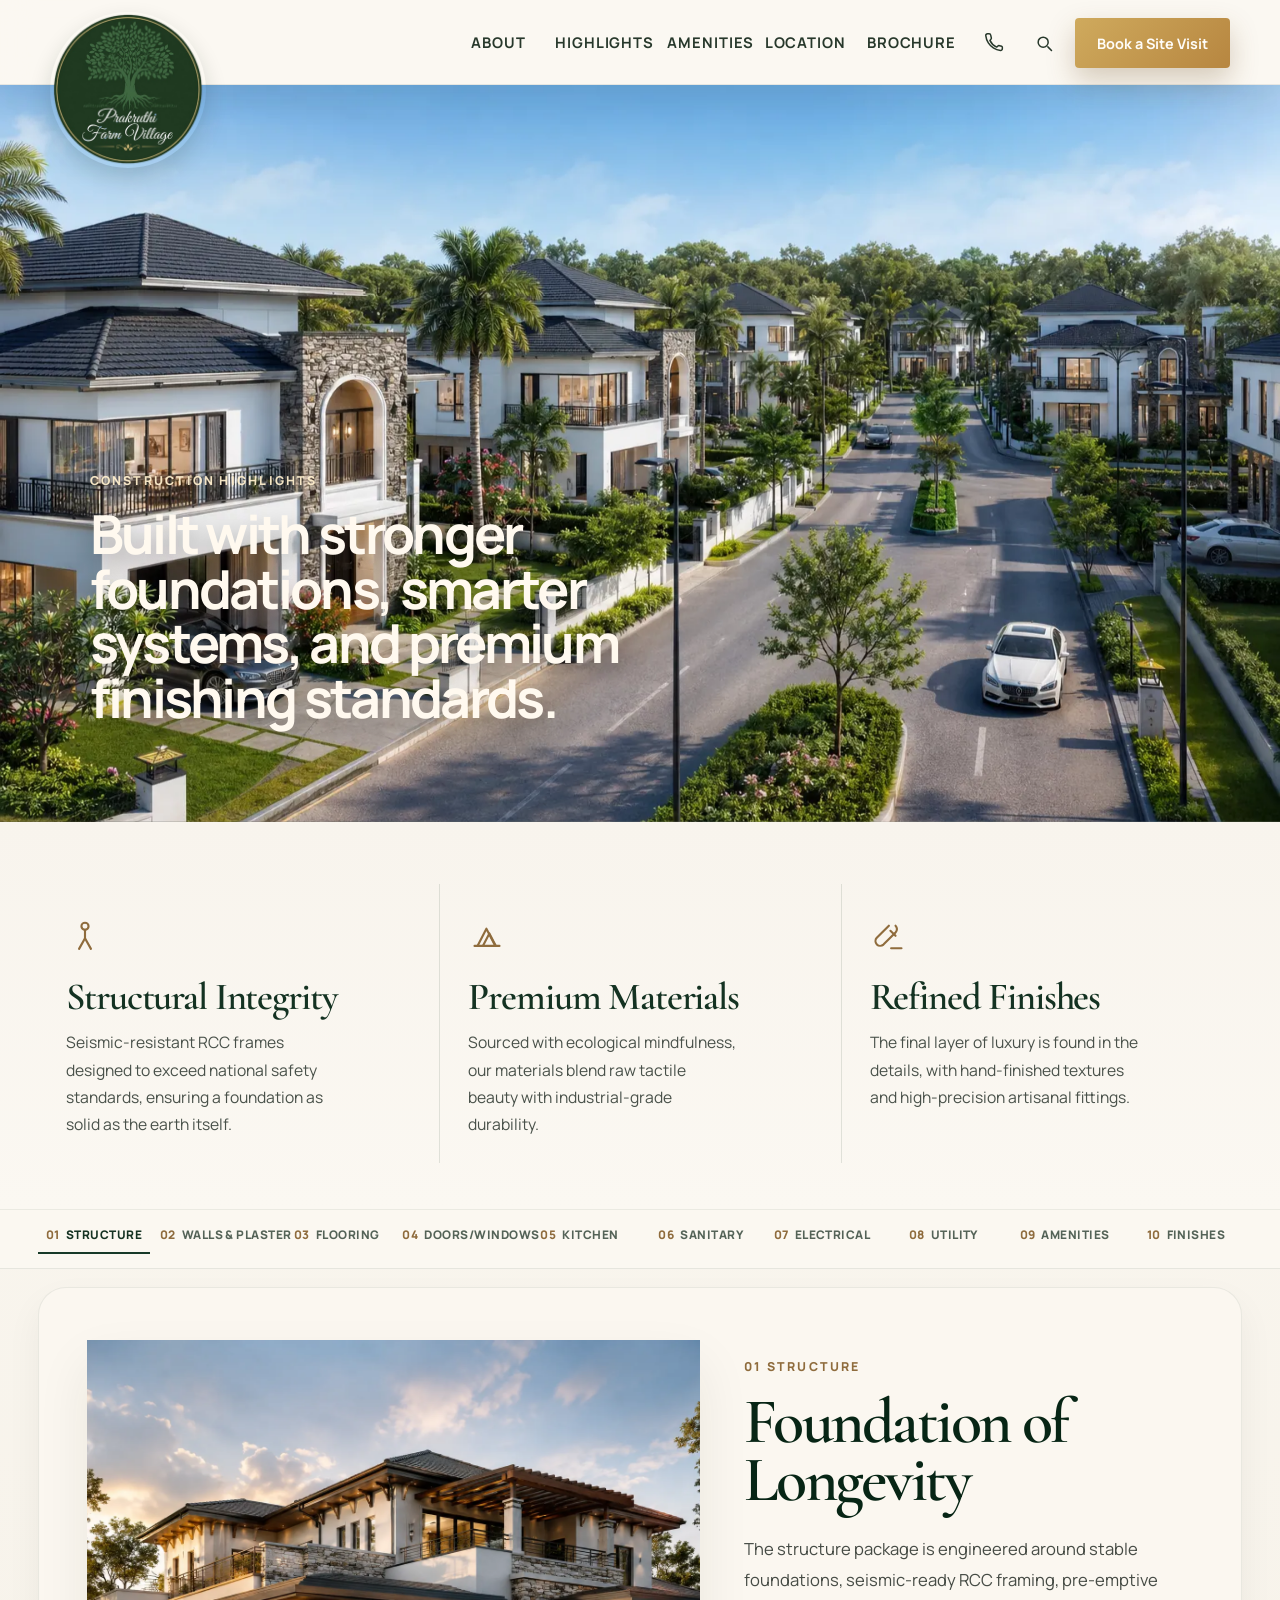
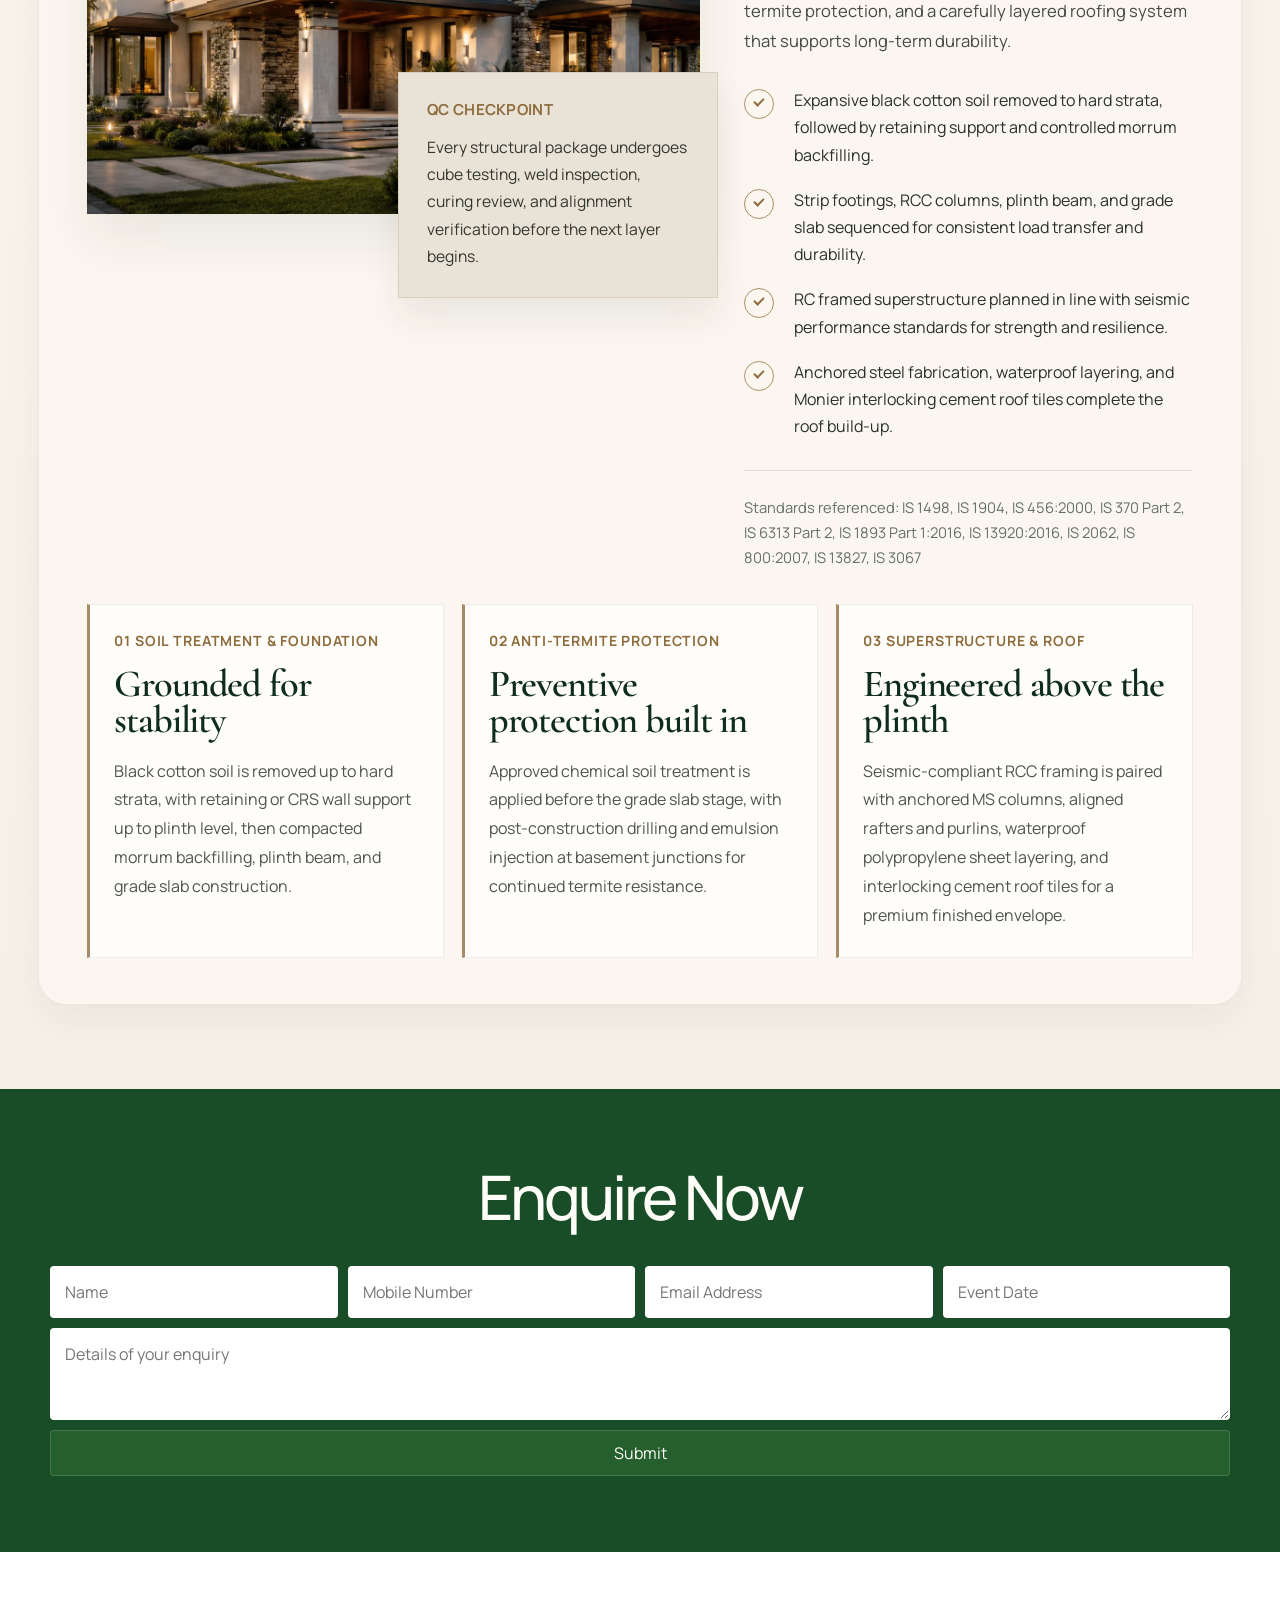
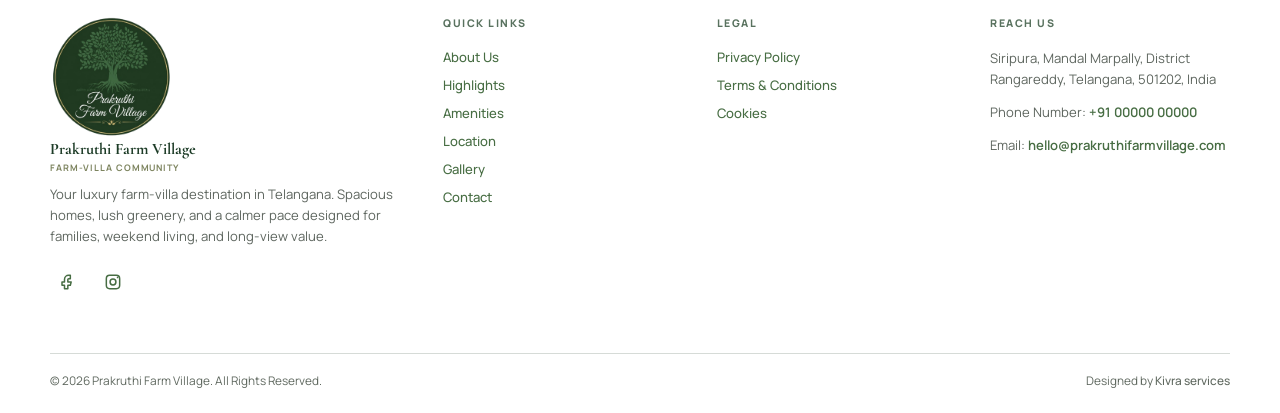
<file: highlights.html>
<!DOCTYPE html>
<html lang="en">
  <head>
    <meta charset="UTF-8" />
    <meta name="viewport" content="width=device-width, initial-scale=1.0" />
    <title>Highlights | Prakruthi Farm Village</title>
    <meta
      name="description"
      content="Explore the construction, finishing, utility, and amenity highlights of Prakruthi Farm Village through a structured specifications overview."
    />
    <link rel="preconnect" href="https://fonts.googleapis.com" />
    <link rel="preconnect" href="https://fonts.gstatic.com" crossorigin />
    <link
      href="https://fonts.googleapis.com/css2?family=Cormorant+Garamond:wght@500;600;700&family=Manrope:wght@400;500;600;700;800&display=swap"
      rel="stylesheet"
    />
    <link rel="preload" as="image" href="images/webp/logo.webp" fetchpriority="high" />
    <link rel="preload" as="image" href="images/webp/highlight1.webp" fetchpriority="high" />
    <link rel="stylesheet" href="styles.css" />
  </head>
  <body class="inner-page highlights-page">
    <header class="site-header">
      <div class="container nav-shell">
        <a class="brand" href="index.html" aria-label="Prakruthi Farm Village home">
          <img src="images/webp/logo.webp" alt="Prakruthi Farm Village logo" decoding="async" />
        </a>

        <nav class="site-nav" id="site-nav">
          <a href="index.html#about">About</a>
          <a href="highlights.html">Highlights</a>
          <a href="index.html#amenities">Amenities</a>
          <a href="location.html">Location</a>
          <a href="brochure.pdf" download="Prakruthi Farm Village brochure.pdf">
            Brochure
          </a>
        </nav>

        <div class="header-tools">
          <a class="tool-link" href="#contact" aria-label="Call us">
            <svg viewBox="0 0 24 24" fill="none">
              <path
                d="M22 16.92v2a2 2 0 0 1-2.18 2 19.8 19.8 0 0 1-8.63-3.07 19.5 19.5 0 0 1-6-6A19.8 19.8 0 0 1 2.12 3.18 2 2 0 0 1 4.11 1h2a2 2 0 0 1 2 1.72c.12.9.33 1.78.63 2.62a2 2 0 0 1-.45 2.11L7.1 8.91a16 16 0 0 0 8 8l1.46-1.19a2 2 0 0 1 2.11-.45c.84.3 1.72.51 2.62.63A2 2 0 0 1 22 16.92Z"
              />
            </svg>
          </a>
          <button class="tool-link tool-button" type="button" aria-label="Search">
            <svg viewBox="0 0 24 24" fill="none">
              <path d="m21 21-4.35-4.35" />
              <circle cx="11" cy="11" r="6" />
            </svg>
          </button>
          <a class="nav-cta" href="#contact">Book a Site Visit</a>
        </div>

        <button
          class="menu-toggle"
          type="button"
          aria-expanded="false"
          aria-controls="site-nav"
          aria-label="Toggle navigation"
        >
          <span></span>
          <span></span>
          <span></span>
        </button>
      </div>
    </header>

    <main id="top">
      <section class="section highlights-page-hero">
        <div class="highlights-hero-background" aria-hidden="true">
          <div
            class="highlights-hero-slide is-active"
            style="--highlights-hero-image: url('images/webp/highlight1.webp')"
          ></div>
          <div
            class="highlights-hero-slide"
            style="--highlights-hero-image: url('images/webp/highlight2.webp')"
          ></div>
          <div
            class="highlights-hero-slide"
            style="--highlights-hero-image: url('images/webp/highlight3.webp')"
          ></div>
        </div>
        <div class="container highlights-hero-shell">
          <div class="highlights-hero-copy">
            <p class="eyebrow">Construction Highlights</p>
            <h1>Built with stronger foundations, smarter systems, and premium finishing standards.</h1>
          </div>
        </div>
      </section>

      <section class="section highlights-pillars-section">
        <div class="highlights-full-width-shell">
          <div class="highlights-pillars">
            <article class="highlights-pillar">
              <span class="highlights-pillar-icon" aria-hidden="true">
                <svg viewBox="0 0 32 32" fill="none">
                  <circle cx="16" cy="7" r="3" />
                  <path d="M16 10v7" />
                  <path d="M11 26l5-9 5 9" />
                </svg>
              </span>
              <h2>Structural Integrity</h2>
              <p>
                Seismic-resistant RCC frames designed to exceed national safety standards,
                ensuring a foundation as solid as the earth itself.
              </p>
            </article>

            <article class="highlights-pillar">
              <span class="highlights-pillar-icon" aria-hidden="true">
                <svg viewBox="0 0 32 32" fill="none">
                  <path d="M8 23.5 15.5 9l7.5 14.5" />
                  <path d="M12.5 23.5 18 13l5.5 10.5" />
                  <path d="M5.5 23.5h21" />
                </svg>
              </span>
              <h2>Premium Materials</h2>
              <p>
                Sourced with ecological mindfulness, our materials blend raw tactile beauty
                with industrial-grade durability.
              </p>
            </article>

            <article class="highlights-pillar">
              <span class="highlights-pillar-icon" aria-hidden="true">
                <svg viewBox="0 0 32 32" fill="none">
                  <path d="M21.5 6.5a4 4 0 0 1 0 5.7L11.3 22.4a4 4 0 0 1-5.6-5.7L15.9 6.5" />
                  <path d="M17.2 10.8 21.5 15" />
                  <path d="M17.8 25.5h8.7" />
                </svg>
              </span>
              <h2>Refined Finishes</h2>
              <p>
                The final layer of luxury is found in the details, with hand-finished
                textures and high-precision artisanal fittings.
              </p>
            </article>
          </div>
        </div>
      </section>

      <section class="highlights-spec-nav-section">
        <div class="highlights-full-width-shell">
          <div class="highlights-spec-nav" role="tablist" aria-label="Highlights sections">
            <button
              class="highlights-spec-tab is-active"
              type="button"
              role="tab"
              aria-selected="true"
              data-highlight-target="structure"
            >
              <span class="highlights-spec-index">01</span>
              <span class="highlights-spec-label">Structure</span>
            </button>
            <button
              class="highlights-spec-tab"
              type="button"
              role="tab"
              aria-selected="false"
              data-highlight-target="walls"
            >
              <span class="highlights-spec-index">02</span>
              <span class="highlights-spec-label">Walls &amp; Plaster</span>
            </button>
            <button
              class="highlights-spec-tab"
              type="button"
              role="tab"
              aria-selected="false"
              data-highlight-target="flooring"
            >
              <span class="highlights-spec-index">03</span>
              <span class="highlights-spec-label">Flooring</span>
            </button>
            <button
              class="highlights-spec-tab"
              type="button"
              role="tab"
              aria-selected="false"
              data-highlight-target="openings"
            >
              <span class="highlights-spec-index">04</span>
              <span class="highlights-spec-label">Doors/Windows</span>
            </button>
            <button
              class="highlights-spec-tab"
              type="button"
              role="tab"
              aria-selected="false"
              data-highlight-target="kitchen"
            >
              <span class="highlights-spec-index">05</span>
              <span class="highlights-spec-label">Kitchen</span>
            </button>
            <button
              class="highlights-spec-tab"
              type="button"
              role="tab"
              aria-selected="false"
              data-highlight-target="bathrooms"
            >
              <span class="highlights-spec-index">06</span>
              <span class="highlights-spec-label">Sanitary</span>
            </button>
            <button
              class="highlights-spec-tab"
              type="button"
              role="tab"
              aria-selected="false"
              data-highlight-target="electrical"
            >
              <span class="highlights-spec-index">07</span>
              <span class="highlights-spec-label">Electrical</span>
            </button>
            <button
              class="highlights-spec-tab"
              type="button"
              role="tab"
              aria-selected="false"
              data-highlight-target="utilities"
            >
              <span class="highlights-spec-index">08</span>
              <span class="highlights-spec-label">Utility</span>
            </button>
            <button
              class="highlights-spec-tab"
              type="button"
              role="tab"
              aria-selected="false"
              data-highlight-target="amenity-specs"
            >
              <span class="highlights-spec-index">09</span>
              <span class="highlights-spec-label">Amenities</span>
            </button>
            <button
              class="highlights-spec-tab"
              type="button"
              role="tab"
              aria-selected="false"
              data-highlight-target="finishes"
            >
              <span class="highlights-spec-index">10</span>
              <span class="highlights-spec-label">Finishes</span>
            </button>
          </div>
        </div>
      </section>

      <section class="section highlights-detail-section">
        <div class="highlights-full-width-shell">
          <div class="highlights-content">
            <article
              class="highlights-block highlights-structure-block is-active"
              id="structure"
              data-highlight-panel
              role="tabpanel"
            >
              <div class="structure-hero-grid">
                <div class="structure-visual-stack">
                  <figure class="structure-visual-frame">
                    <img
                      src="images/webp/structure.webp"
                      alt="Luxury villa exterior representing the structural quality of Prakruthi Farm Village"
                      decoding="async"
                    />
                  </figure>

                  <aside class="structure-qc-card">
                    <p class="structure-qc-label">QC checkpoint</p>
                    <p>
                      Every structural package undergoes cube testing, weld inspection, curing
                      review, and alignment verification before the next layer begins.
                    </p>
                  </aside>
                </div>

                <div class="structure-copy-column">
                  <p class="eyebrow">01 Structure</p>
                  <h2>Foundation of Longevity</h2>
                  <p class="structure-intro">
                    The structure package is engineered around stable foundations, seismic-ready
                    RCC framing, pre-emptive termite protection, and a carefully layered roofing
                    system that supports long-term durability.
                  </p>

                  <ul class="structure-key-list">
                    <li>Expansive black cotton soil removed to hard strata, followed by retaining support and controlled morrum backfilling.</li>
                    <li>Strip footings, RCC columns, plinth beam, and grade slab sequenced for consistent load transfer and durability.</li>
                    <li>RC framed superstructure planned in line with seismic performance standards for strength and resilience.</li>
                    <li>Anchored steel fabrication, waterproof layering, and Monier interlocking cement roof tiles complete the roof build-up.</li>
                  </ul>

                  <div class="structure-standard-strip">
                    Standards referenced: IS 1498, IS 1904, IS 456:2000, IS 370 Part 2, IS 6313
                    Part 2, IS 1893 Part 1:2016, IS 13920:2016, IS 2062, IS 800:2007, IS 13827,
                    IS 3067
                  </div>
                </div>
              </div>

              <div class="structure-detail-grid">
                <section class="structure-detail-card">
                  <p class="structure-detail-index">01 Soil Treatment &amp; Foundation</p>
                  <h3>Grounded for stability</h3>
                  <p>
                    Black cotton soil is removed up to hard strata, with retaining or CRS wall
                    support up to plinth level, then compacted morrum backfilling, plinth beam,
                    and grade slab construction.
                  </p>
                </section>

                <section class="structure-detail-card">
                  <p class="structure-detail-index">02 Anti-Termite Protection</p>
                  <h3>Preventive protection built in</h3>
                  <p>
                    Approved chemical soil treatment is applied before the grade slab stage, with
                    post-construction drilling and emulsion injection at basement junctions for
                    continued termite resistance.
                  </p>
                </section>

                <section class="structure-detail-card">
                  <p class="structure-detail-index">03 Superstructure &amp; Roof</p>
                  <h3>Engineered above the plinth</h3>
                  <p>
                    Seismic-compliant RCC framing is paired with anchored MS columns, aligned
                    rafters and purlins, waterproof polypropylene sheet layering, and interlocking
                    cement roof tiles for a premium finished envelope.
                  </p>
                </section>
              </div>
            </article>

            <article
              class="highlights-block highlights-walls-block"
              id="walls"
              data-highlight-panel
              role="tabpanel"
              hidden
            >
              <div class="walls-top-grid">
                <div class="walls-copy-stack">
                  <p class="eyebrow">02 Walls &amp; Plaster</p>
                  <h2>Masonry &amp; Envelope Integrity</h2>
                  <p class="walls-intro">
                    Masonry, plastering, reinforcement bands, and waterproof exterior treatments
                    are composed as one complete envelope system to support durability, thermal
                    comfort, and crack resistance.
                  </p>

                  <ul class="walls-key-list">
                    <li>Exterior walls use red brick masonry over a concrete DPC bed for damp resistance and long-term stability.</li>
                    <li>9-inch outer wall thickness and concrete stiffener bands are planned to improve load transfer and thermal control.</li>
                    <li>Interior partitions receive measured plaster thickness followed by putty-ready finishing for a refined final surface.</li>
                    <li>Boundary wall construction includes waterproof paint, expansion joints, and reinforced infill for lasting performance.</li>
                  </ul>

                  <div class="walls-standard-strip">
                    Standards referenced: IS 1077, IS 2212, IS 2185 Part 1 &amp; 2, IS 456:2000,
                    IS 1542
                  </div>
                </div>

                <figure class="walls-material-frame">
                  <img
                    src="images/webp/walls&plaster.webp"
                    alt="Premium villa facade highlighting exterior wall finishes and masonry character"
                    decoding="async"
                  />
                </figure>
              </div>

              <div class="walls-lower-grid">
                <section class="walls-feature-card">
                  <p class="walls-feature-index">Exterior Walls</p>
                  <h3>Protected from the outside in</h3>
                  <p>
                    Red brick masonry is laid over a concrete DPC bed, with 9-inch external wall
                    thickness, concrete stiffener bands at 1.0m intervals, and double coat cement
                    plaster at approximately 18 to 20mm total thickness.
                  </p>
                </section>

                <section class="walls-feature-card">
                  <p class="walls-feature-index">Interior Walls</p>
                  <h3>Calm surfaces within</h3>
                  <p>
                    Internal partition walls use 4-inch brick masonry with single coat cement
                    plaster around 12 to 15mm, then putty or skim coat preparation for a uniform
                    primer-and-emulsion-ready finish.
                  </p>
                </section>

                <section class="walls-boundary-panel">
                  <p class="walls-feature-index">Boundary Wall &amp; QC</p>
                  <h3>Perimeter built with discipline</h3>
                  <p>
                    RCC columns with masonry infill, stiffener bands, cement mortar plaster on
                    both sides, waterproof exterior paint, and expansion joints help absorb thermal
                    movement while maintaining edge-to-edge consistency.
                  </p>

                  <div class="walls-chip-grid">
                    <div class="walls-chip">
                      <strong>Surface Evenness</strong>
                      <span>Checked during finishing</span>
                    </div>
                    <div class="walls-chip">
                      <strong>Paint Adhesion</strong>
                      <span>Verified for moisture resistance</span>
                    </div>
                    <div class="walls-chip">
                      <strong>Plaster Depth</strong>
                      <span>Measured against specification</span>
                    </div>
                  </div>
                </section>
              </div>
            </article>

            <article
              class="highlights-block highlights-flooring-block"
              id="flooring"
              data-highlight-panel
              role="tabpanel"
              hidden
            >
              <div class="flooring-showcase-grid">
                <div class="flooring-main-column">
                  <p class="eyebrow">03 Flooring &amp; Tiling</p>
                  <h2>Tactile Grandeur</h2>
                  <p class="flooring-intro">
                    Flooring is organized by area use, balancing premium visual finish with
                    wet-area safety, drainage, and long-term durability across both interior and
                    exterior touchpoints.
                  </p>

                  <figure class="flooring-main-visual">
                    <img
                      src="images/webp/mainflooring.webp"
                      alt="Premium villa arrival paving and exterior flooring finish"
                      decoding="async"
                    />
                  </figure>

                  <div class="flooring-card-grid">
                    <article class="flooring-card">
                      <h3>Living / Dining / Lounge</h3>
                      <p>
                        Premium vitrified flooring in large 800×800mm or 600×600mm formats with a
                        polished finish aligned to the overall project palette.
                      </p>
                    </article>

                    <article class="flooring-card">
                      <h3>Bedrooms</h3>
                      <p>
                        Matching premium vitrified flooring with the option for tile or wood-finish
                        skirting depending on the final interior language.
                      </p>
                    </article>

                    <article class="flooring-card">
                      <h3>Veranda</h3>
                      <p>
                        Anti-skid tiles or full-body vitrified finish with proper slope planning
                        and drainage protection for outdoor use.
                      </p>
                    </article>
                  </div>
                </div>

                <aside class="flooring-spec-panel">
                  <p class="flooring-spec-index">Wet-area performance</p>
                  <h3>Precision Underfoot</h3>

                  <figure class="flooring-spec-visual">
                    <img
                      src="images/webp/wetarea.webp"
                      alt="Poolside deck and wet-area surface finish"
                      decoding="async"
                    />
                  </figure>

                  <div class="flooring-spec-rows">
                    <div class="flooring-spec-row">
                      <span>Kitchens &amp; Utility</span>
                      <strong>Vitrified / anti-skid with dado up to 600mm</strong>
                    </div>
                    <div class="flooring-spec-row">
                      <span>Bathrooms &amp; Wet Areas</span>
                      <strong>Anti-skid finish with tile dado up to 1.2m-1.5m</strong>
                    </div>
                    <div class="flooring-spec-row">
                      <span>Quality Control</span>
                      <strong>Level checks, joint spacers, adhesive and curing verification</strong>
                    </div>
                  </div>

                  <p class="flooring-spec-standards">
                    Standards referenced: IS 13755, IS 15622, IS 13829
                  </p>
                </aside>
              </div>
            </article>

            <article
              class="highlights-block highlights-openings-block"
              id="openings"
              data-highlight-panel
              role="tabpanel"
              hidden
            >
              <div class="openings-hero-grid">
                <div class="openings-visual-stack">
                  <figure class="openings-main-visual">
                    <img
                      src="images/webp/doors.webp"
                      alt="Luxury villa glazing and entrance composition"
                      decoding="async"
                    />
                  </figure>

                  <aside class="openings-qc-card">
                    <p class="openings-qc-label">QC checkpoint</p>
                    <p>
                      Door alignment, shutter movement, hardware tightening, and glass edge
                      sealing are reviewed before handover.
                    </p>
                  </aside>
                </div>

                <div class="openings-copy-column">
                  <p class="eyebrow">04 Doors, Windows &amp; Glazing</p>
                  <h2>Framed for Light &amp; Poise</h2>
                  <p class="openings-intro">
                    Door and window specifications are selected to balance smooth daily operation,
                    refined appearance, reliable hardware, and better light, ventilation, and sound
                    control where needed.
                  </p>

                  <ul class="openings-key-list">
                    <li>Main entrance doors use solid hardwood or engineered wood framing with veneer finish and a complete premium hardware package.</li>
                    <li>Internal flush doors continue the finish language with veneer or laminate skins for a consistent interior look.</li>
                    <li>uPVC sliding or casement windows are planned with mosquito mesh provision for practical everyday comfort.</li>
                    <li>Tempered and double-glazed units are used where larger openings or better sound insulation are required.</li>
                  </ul>

                  <div class="openings-standard-strip">
                    Standards referenced: IS 2202 Part 1 &amp; 2, IS 6245, IS 2835, IS 3548
                  </div>
                </div>
              </div>

              <div class="openings-lower-grid">
                <section class="openings-detail-card">
                  <p class="openings-detail-index">Main Entrance &amp; Internal Doors</p>
                  <h3>Crafted points of arrival</h3>
                  <p>
                    Main doors combine hardwood or engineered wood frames, veneer finish, locks,
                    hinges, handles, and deadbolt-ready hardware, while internal flush doors retain
                    the same premium language through veneer or laminate finishes.
                  </p>
                </section>

                <section class="openings-detail-card">
                  <p class="openings-detail-index">Windows &amp; Glass</p>
                  <h3>Openings tuned for comfort</h3>
                  <p>
                    uPVC frames in sliding or casement configurations, mosquito mesh provision,
                    tempered glass for larger windows, and double-glazed units where acoustic
                    performance is needed create a more composed living environment.
                  </p>
                </section>
              </div>
            </article>

            <article
              class="highlights-block highlights-kitchen-block"
              id="kitchen"
              data-highlight-panel
              role="tabpanel"
              hidden
            >
              <div class="kitchen-showcase-grid">
                <div class="kitchen-copy-column">
                  <p class="eyebrow">05 Culinary Space</p>
                  <h2>The Gastronomic Hub</h2>
                  <p class="kitchen-intro">
                    The kitchen package is planned around durable countertops, efficient utility
                    points, and a polished everyday workflow that feels premium in use as well as
                    in finish.
                  </p>

                  <div class="kitchen-feature-list">
                    <article class="kitchen-feature-item">
                      <span class="kitchen-feature-icon" aria-hidden="true">
                        <svg viewBox="0 0 32 32" fill="none">
                          <path d="M7 9.5h18" />
                          <path d="M9 13h14" />
                          <path d="M8 22.5h16" />
                          <path d="M11 9.5v13" />
                          <path d="M21 9.5v13" />
                        </svg>
                      </span>
                      <div>
                        <h3>Countertop</h3>
                        <p>Granite or quartz slab, approximately 20 to 30mm thick, with polished edges.</p>
                      </div>
                    </article>

                    <article class="kitchen-feature-item">
                      <span class="kitchen-feature-icon" aria-hidden="true">
                        <svg viewBox="0 0 32 32" fill="none">
                          <path d="M8 12h16v10H8z" />
                          <path d="M12 12V9h8v3" />
                          <path d="M16 15.5v3" />
                        </svg>
                      </span>
                      <div>
                        <h3>Sink</h3>
                        <p>Stainless steel under-mount sink in single or double bowl configurations depending on layout.</p>
                      </div>
                    </article>

                    <article class="kitchen-feature-item">
                      <span class="kitchen-feature-icon" aria-hidden="true">
                        <svg viewBox="0 0 32 32" fill="none">
                          <path d="M9 8.5h14v15H9z" />
                          <path d="M13 12.5h6" />
                          <path d="M13 16.5h6" />
                          <path d="M13 20.5h4" />
                        </svg>
                      </span>
                      <div>
                        <h3>Utility Provision</h3>
                        <p>Provision for chimney or exhaust, dishwasher or washing machine, and water purifier.</p>
                      </div>
                    </article>
                  </div>
                </div>

                <div class="kitchen-visual-column">
                  <figure class="kitchen-main-visual">
                    <img
                      src="images/webp/kitchen.webp"
                      alt="Premium interior palette representing the refined kitchen finish direction"
                      decoding="async"
                    />
                  </figure>

                  <div class="kitchen-qc-strip">
                    <p class="kitchen-qc-title">Quality Control</p>
                    <p>
                      Counter slope checked, cabinet alignment verified, and sink leakage plus
                      hardware load tested before handover.
                    </p>
                    <p class="kitchen-standards">Standards referenced: IS 1062, IS 303, IS 1237</p>
                  </div>
                </div>
              </div>
            </article>

            <article
              class="highlights-block highlights-bathrooms-block"
              id="bathrooms"
              data-highlight-panel
              role="tabpanel"
              hidden
            >
              <div class="bathrooms-showcase-grid">
                <div class="bathrooms-copy-column">
                  <p class="eyebrow">06 Sanitary, Plumbing &amp; Bathrooms</p>
                  <h2>Spa-Grade Living</h2>
                  <p class="bathrooms-intro">
                    Bathroom and plumbing specifications combine premium sanitary selections,
                    concealed service routing, and durable drainage systems for a cleaner, more
                    reliable daily experience.
                  </p>

                  <div class="bathrooms-feature-list">
                    <article class="bathrooms-feature-item">
                      <span class="bathrooms-feature-icon" aria-hidden="true">
                        <svg viewBox="0 0 32 32" fill="none">
                          <path d="M9 23h14" />
                          <path d="M12 23v-8a4 4 0 1 1 8 0v8" />
                          <path d="M16 8v4" />
                        </svg>
                      </span>
                      <div>
                        <h3>Sanitary Ware</h3>
                        <p>Wall-hung, counter, or under-counter wash basins with Western WC and dual-flush provisions.</p>
                      </div>
                    </article>

                    <article class="bathrooms-feature-item">
                      <span class="bathrooms-feature-icon" aria-hidden="true">
                        <svg viewBox="0 0 32 32" fill="none">
                          <path d="M9 10h10" />
                          <path d="M19 10c0 6-2 10-6 10" />
                          <path d="M21 7l4 4-8 8" />
                        </svg>
                      </span>
                      <div>
                        <h3>CP Fittings</h3>
                        <p>Premium chrome-plated, brushed, or matte black mixers, showers, and taps from trusted brands.</p>
                      </div>
                    </article>
                  </div>
                </div>

                <div class="bathrooms-visual-column">
                  <figure class="bathrooms-main-visual">
                    <img
                      src="images/webp/sanitary.webp"
                      alt="Premium interior mood representing the sanitary and bathroom finish language"
                      decoding="async"
                    />
                  </figure>

                  <div class="bathrooms-qc-strip">
                    <p class="bathrooms-qc-title">Plumbing &amp; Drainage</p>
                    <p>
                      Concealed CPVC or PVC plumbing, sewer drainage in PVC or HDPE, and rainwater
                      lines planned in line with regulatory requirements.
                    </p>
                    <p class="bathrooms-standards">
                      Standards referenced: IS 1742, IS 10144, IS 4985, IS 1785
                    </p>
                  </div>
                </div>
              </div>
            </article>

            <article
              class="highlights-block highlights-flooring-block"
              id="electrical"
              data-highlight-panel
              role="tabpanel"
              hidden
            >
              <div class="flooring-showcase-grid">
                <div class="flooring-main-column">
                  <p class="eyebrow">07 Electrical, Lighting &amp; Power</p>
                  <h2>Invisible Intelligence</h2>
                  <p class="flooring-intro">
                    Electrical planning is organized around concealed wiring, premium switchgear,
                    appliance-ready power points, and LED-based lighting that keeps everyday living
                    efficient, safe, and quietly refined.
                  </p>

                  <figure class="flooring-main-visual">
                    <img
                      src="images/webp/mainelectrical.webp"
                      alt="Luxury villa interior showing premium lighting and electrical planning"
                      decoding="async"
                    />
                  </figure>

                  <div class="flooring-card-grid">
                    <article class="flooring-card">
                      <h3>Concealed Copper Wiring</h3>
                      <p>
                        IS and BIS certified copper wiring is routed discreetly through the villa
                        with load planning considered zone by zone.
                      </p>
                    </article>

                    <article class="flooring-card">
                      <h3>Premium Switchgear</h3>
                      <p>
                        Modular switches from brands such as Legrand, Schneider, or Havells are
                        planned for reliable daily use and a more polished interface.
                      </p>
                    </article>

                    <article class="flooring-card">
                      <h3>Everyday Appliance Readiness</h3>
                      <p>
                        Dedicated power points are provided for ACs, refrigerators, microwaves,
                        kitchen appliances, and other high-usage residential needs.
                      </p>
                    </article>
                  </div>
                </div>

                <aside class="flooring-spec-panel">
                  <p class="flooring-spec-index">Circuit confidence</p>
                  <h3>Lit with precision</h3>

                  <figure class="flooring-spec-visual">
                    <img
                      src="images/webp/electrical2.webp"
                      alt="Electrical systems concept showing concealed circuit logic and premium switchgear"
                      decoding="async"
                    />
                  </figure>

                  <div class="flooring-spec-rows">
                    <div class="flooring-spec-row">
                      <span>Lighting Strategy</span>
                      <strong>LED fixtures across living areas, outdoors, corridors, and common zones</strong>
                    </div>
                    <div class="flooring-spec-row">
                      <span>Quality Control</span>
                      <strong>Insulation resistance tests, earthing verification, and MCB tripping checks</strong>
                    </div>
                    <div class="flooring-spec-row">
                      <span>Circuit Reliability</span>
                      <strong>Load tests performed for stable distribution and appliance-ready performance</strong>
                    </div>
                  </div>

                  <p class="flooring-spec-standards">
                    Standards referenced: IS 694, IS 1293, IS 513, IS 302 Part 1
                  </p>
                </aside>
              </div>
            </article>

            <article
              class="highlights-block highlights-structure-block"
              id="utilities"
              data-highlight-panel
              role="tabpanel"
              hidden
            >
              <div class="structure-hero-grid">
                <div class="structure-visual-stack">
                  <figure class="structure-visual-frame">
                    <img
                      src="images/webp/utility.webp"
                      alt="Luxury villa utility systems and infrastructure planning"
                      decoding="async"
                    />
                  </figure>

                  <aside class="structure-qc-card">
                    <p class="structure-qc-label">QC checkpoint</p>
                    <p>
                      Utility systems are reviewed through generator load testing, water quality
                      analysis, and treated-water verification before handover.
                    </p>
                  </aside>
                </div>

                <div class="structure-copy-column">
                  <p class="eyebrow">08 Utility Services</p>
                  <h2>Continuity by design</h2>
                  <p class="structure-intro">
                    Utility planning is organized to support long stays with dependable backup
                    power, pressure-balanced water systems, treated supply lines, sewage reuse, and
                    rainwater management built into the larger community network.
                  </p>

                  <ul class="structure-key-list">
                    <li>100% DG backup is planned to maintain comfort and continuity during power interruptions.</li>
                    <li>Overhead tanks for individual villas and underground community sumps support distributed water storage.</li>
                    <li>Treated or filtered RO drinking water provision and hydro-pneumatic pressure systems improve daily usability.</li>
                    <li>STP reuse and rooftop rainwater harvesting are integrated to support more sustainable water cycles.</li>
                  </ul>

                  <div class="structure-standard-strip">
                    Standards referenced: IS 3370 Part 2, IS 10500, IS 3025, IS 4011
                  </div>
                </div>
              </div>

              <div class="structure-detail-grid">
                <section class="structure-detail-card">
                  <p class="structure-detail-index">01 Power &amp; Water Systems</p>
                  <h3>Always-on essentials</h3>
                  <p>
                    DG backup, villa-level overhead tanks, underground community sumps, filtered
                    drinking water provision, and hydro-pneumatic pressure support are planned as
                    the core utility backbone.
                  </p>
                </section>

                <section class="structure-detail-card">
                  <p class="structure-detail-index">02 Sewage &amp; Rainwater</p>
                  <h3>Circular water thinking</h3>
                  <p>
                    Sewage Treatment Plant output is reused for flushing and landscaping, while
                    rooftop harvesting and recharge pits distribute rainwater recovery across the
                    project.
                  </p>
                </section>

                <section class="structure-detail-card">
                  <p class="structure-detail-index">03 Quality Control</p>
                  <h3>Utility performance verified</h3>
                  <p>
                    Generator load checks, water quality analysis, and STP treated-water
                    verification help confirm that the utility systems perform consistently before
                    occupancy.
                  </p>
                </section>
              </div>
            </article>

            <article
              class="highlights-block highlights-flooring-block"
              id="amenity-specs"
              data-highlight-panel
              role="tabpanel"
              hidden
            >
              <div class="flooring-showcase-grid">
                <div class="flooring-main-column">
                  <p class="eyebrow">09 Amenities &amp; Common Areas</p>
                  <h2>The Collective Equilibrium</h2>
                  <p class="flooring-intro">
                    Shared spaces are designed around landscaped leisure, active recreation,
                    community use, and daily comfort, while security and pool systems work quietly
                    in the background to support the experience.
                  </p>

                  <figure class="flooring-main-visual">
                    <img
                      src="images/webp/mainamenities.webp"
                      alt="Premium clubhouse and landscaped amenity environment at Prakruthi Farm Village"
                      decoding="async"
                    />
                  </figure>

                  <div class="flooring-card-grid">
                    <article class="flooring-card">
                      <h3>Landscape &amp; Gardens</h3>
                      <p>
                        Landscaped gardens with native species, walking paths, and seating zones
                        create a calmer outdoor rhythm across the community.
                      </p>
                    </article>

                    <article class="flooring-card">
                      <h3>Clubhouse &amp; Recreation</h3>
                      <p>
                        A clubhouse with multipurpose hall, indoor games, badminton court, skating
                        ring, and branded gym equipment supports active everyday use.
                      </p>
                    </article>

                    <article class="flooring-card">
                      <h3>Shared Comfort</h3>
                      <p>
                        Community spaces are planned to feel social, spacious, and usable across
                        leisure, fitness, and family-oriented routines.
                      </p>
                    </article>
                  </div>
                </div>

                <aside class="flooring-spec-panel">
                  <p class="flooring-spec-index">Security &amp; pool systems</p>
                  <h3>Protected leisure</h3>

                  <figure class="flooring-spec-visual">
                    <img
                      src="images/webp/amenities2.webp"
                      alt="Pool and amenity systems with premium security infrastructure"
                      decoding="async"
                    />
                  </figure>

                  <div class="flooring-spec-rows">
                    <div class="flooring-spec-row">
                      <span>Pool Infrastructure</span>
                      <strong>Main pool and kids' pool with deck, hygiene checks, and filtration support</strong>
                    </div>
                    <div class="flooring-spec-row">
                      <span>Security Planning</span>
                      <strong>Gated entrance, CCTV coverage, boom barriers, guard house, and solar fencing</strong>
                    </div>
                    <div class="flooring-spec-row">
                      <span>Quality Control</span>
                      <strong>Pool pH checks, gym safety inspections, and CCTV audits across critical areas</strong>
                    </div>
                  </div>

                  <p class="flooring-spec-standards">
                    Standards referenced: IS 15622, IS 13087, IS 3043
                  </p>
                </aside>
              </div>
            </article>

            <article
              class="highlights-block highlights-kitchen-block"
              id="finishes"
              data-highlight-panel
              role="tabpanel"
              hidden
            >
              <div class="kitchen-showcase-grid">
                <div class="kitchen-copy-column">
                  <p class="eyebrow">10 Finishes, Painting &amp; Aesthetics</p>
                  <h2>Master Strokes</h2>
                  <p class="kitchen-intro">
                    The finishing palette is designed for smoother surfaces, weather-ready
                    performance, and a cleaner premium visual language across interiors, exteriors,
                    and exposed metal elements.
                  </p>

                  <div class="kitchen-feature-list">
                    <article class="kitchen-feature-item">
                      <span class="kitchen-feature-icon" aria-hidden="true">
                        <svg viewBox="0 0 32 32" fill="none">
                          <path d="M8 23.5 20.5 11" />
                          <path d="M19 9.5 22.5 13" />
                          <path d="M8 23.5h7" />
                          <path d="M22.5 13l1.5-1.5" />
                        </svg>
                      </span>
                      <div>
                        <h3>Interior Walls</h3>
                        <p>
                          Two coats of putty, one coat of interior primer, and two coats of
                          Tractor emulsion build a smoother, leveled base with a refined finish.
                        </p>
                      </div>
                    </article>

                    <article class="kitchen-feature-item">
                      <span class="kitchen-feature-icon" aria-hidden="true">
                        <svg viewBox="0 0 32 32" fill="none">
                          <path d="M8 22h16" />
                          <path d="M10 22V10h12v12" />
                          <path d="M12.5 13.5h7" />
                          <path d="M12.5 17.5h7" />
                        </svg>
                      </span>
                      <div>
                        <h3>Exterior Walls</h3>
                        <p>
                          Texture base coat, exterior-grade primer, and Apex Suprema or Apex
                          Ultima finish layers help protect the facade from water and UV exposure.
                        </p>
                      </div>
                    </article>

                    <article class="kitchen-feature-item">
                      <span class="kitchen-feature-icon" aria-hidden="true">
                        <svg viewBox="0 0 32 32" fill="none">
                          <path d="M10 22.5 22 10.5" />
                          <path d="M8.5 24h4.5" />
                          <path d="M19 8.5 23.5 13" />
                          <path d="M21.5 6l4.5 4.5" />
                        </svg>
                      </span>
                      <div>
                        <h3>Metal Work</h3>
                        <p>
                          Exposed metal elements receive two coats of enamel paint to retain
                          consistency, protection, and cleaner detailing over time.
                        </p>
                      </div>
                    </article>
                  </div>
                </div>

                <div class="kitchen-visual-column">
                  <figure class="kitchen-main-visual">
                    <img
                      src="images/webp/finishes.webp"
                      alt="Premium interior finish palette showing refined paint and surface quality"
                      decoding="async"
                    />
                  </figure>

                  <div class="kitchen-qc-strip">
                    <p class="kitchen-qc-title">Quality Control</p>
                    <p>
                      Paint shade consistency, adhesion performance, and weatherproof coating
                      integrity are checked before final handover.
                    </p>
                    <p class="kitchen-standards">
                      Brand references: Asian Paints Tractor Series, Asian Paints Apex Series
                    </p>
                  </div>
                </div>
              </div>
            </article>
          </div>
        </div>
      </section>

      <section class="section closing-cta-section" id="contact">
        <div class="container">
          <div class="closing-cta">
            <h2>Enquire Now</h2>
            <form class="closing-cta-form">
              <input type="text" name="name" placeholder="Name" />
              <input type="tel" name="mobile" placeholder="Mobile Number" />
              <input type="email" name="email" placeholder="Email Address" />
              <input type="text" name="visit-date" placeholder="Event Date" />
              <textarea name="details" placeholder="Details of your enquiry"></textarea>
              <button type="submit">Submit</button>
            </form>
          </div>
        </div>
      </section>
    </main>

    <footer class="site-footer">
      <div class="container footer-shell">
        <div class="footer-brand">
          <a class="footer-brand-mark" href="index.html" aria-label="Prakruthi Farm Village home">
            <img src="images/webp/logo.webp" alt="Prakruthi Farm Village logo" loading="lazy" decoding="async" />
            <span>
              <strong>Prakruthi Farm Village</strong>
              <small>Farm-Villa Community</small>
            </span>
          </a>
          <p>
            Your luxury farm-villa destination in Telangana. Spacious homes, lush greenery, and a
            calmer pace designed for families, weekend living, and long-view value.
          </p>
          <div class="footer-socials">
            <a href="#contact" aria-label="Facebook">
              <svg viewBox="0 0 24 24" fill="none">
                <path d="M14 8h2V4h-2c-2.8 0-5 2.2-5 5v3H6v4h3v4h4v-4h3l1-4h-4V9c0-.6.4-1 1-1Z" />
              </svg>
            </a>
            <a href="#contact" aria-label="Instagram">
              <svg viewBox="0 0 24 24" fill="none">
                <rect x="4" y="4" width="16" height="16" rx="4" />
                <circle cx="12" cy="12" r="3.5" />
                <circle cx="17.5" cy="6.5" r="1" fill="currentColor" stroke="none" />
              </svg>
            </a>
          </div>
        </div>

        <div class="footer-links">
          <h3>Quick Links</h3>
          <a href="index.html#about">About Us</a>
          <a href="highlights.html">Highlights</a>
          <a href="index.html#amenities">Amenities</a>
          <a href="location.html">Location</a>
          <a href="index.html#floorplans">Gallery</a>
          <a href="#contact">Contact</a>
        </div>

        <div class="footer-links">
          <h3>Legal</h3>
          <a href="#contact">Privacy Policy</a>
          <a href="#contact">Terms &amp; Conditions</a>
          <a href="#contact">Cookies</a>
        </div>

        <div class="footer-links footer-reach">
          <h3>Reach Us</h3>
          <p>Siripura, Mandal Marpally, District Rangareddy, Telangana, 501202, India</p>
          <p>Phone Number: <a href="#contact">+91 00000 00000</a></p>
          <p>Email: <a href="#contact">hello@prakruthifarmvillage.com</a></p>
        </div>
      </div>

      <div class="container footer-bottom">
        <p>&copy; 2026 Prakruthi Farm Village. All Rights Reserved.</p>
        <p>
          Designed by
          <a
            class="footer-credit-link"
            href="https://kivraservices.com/"
            target="_blank"
            rel="noreferrer"
          >
            Kivra services
          </a>
        </p>
      </div>
    </footer>

    <script src="script.js"></script>
  </body>
</html>
</file>
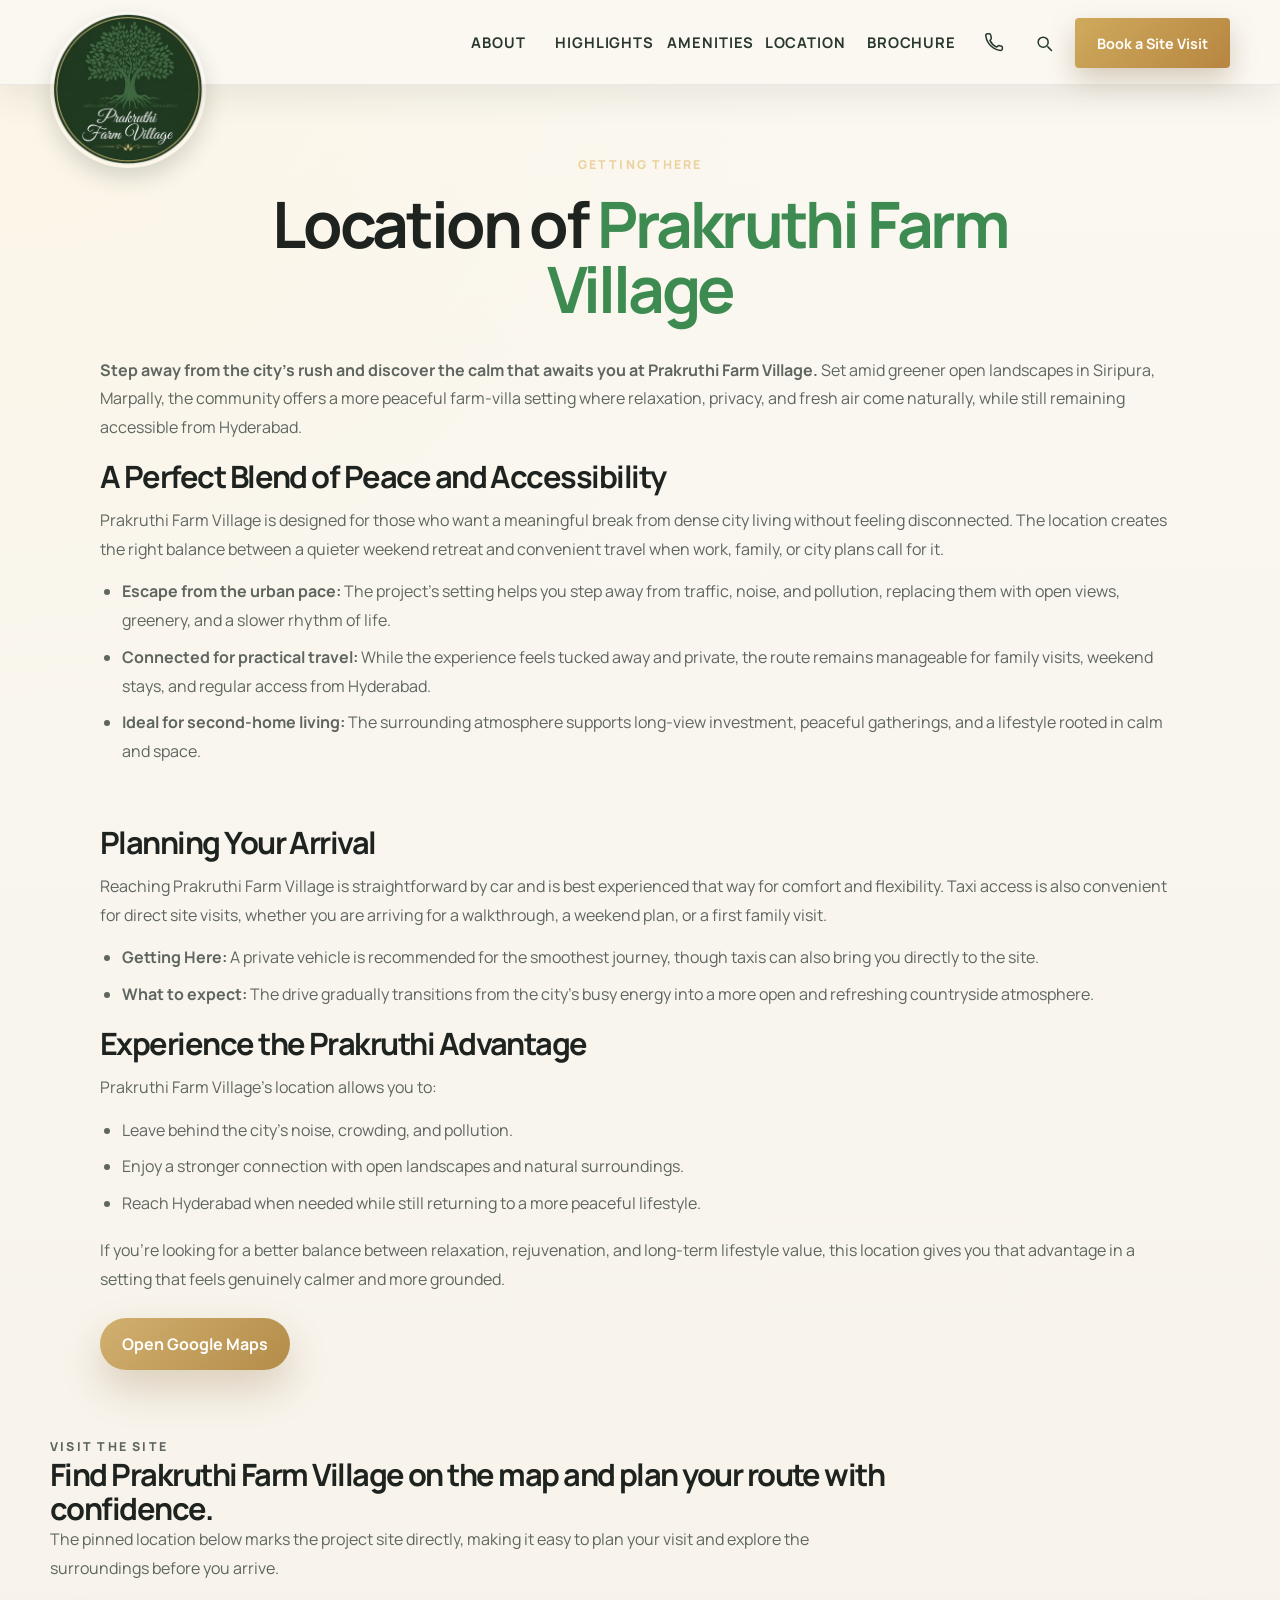
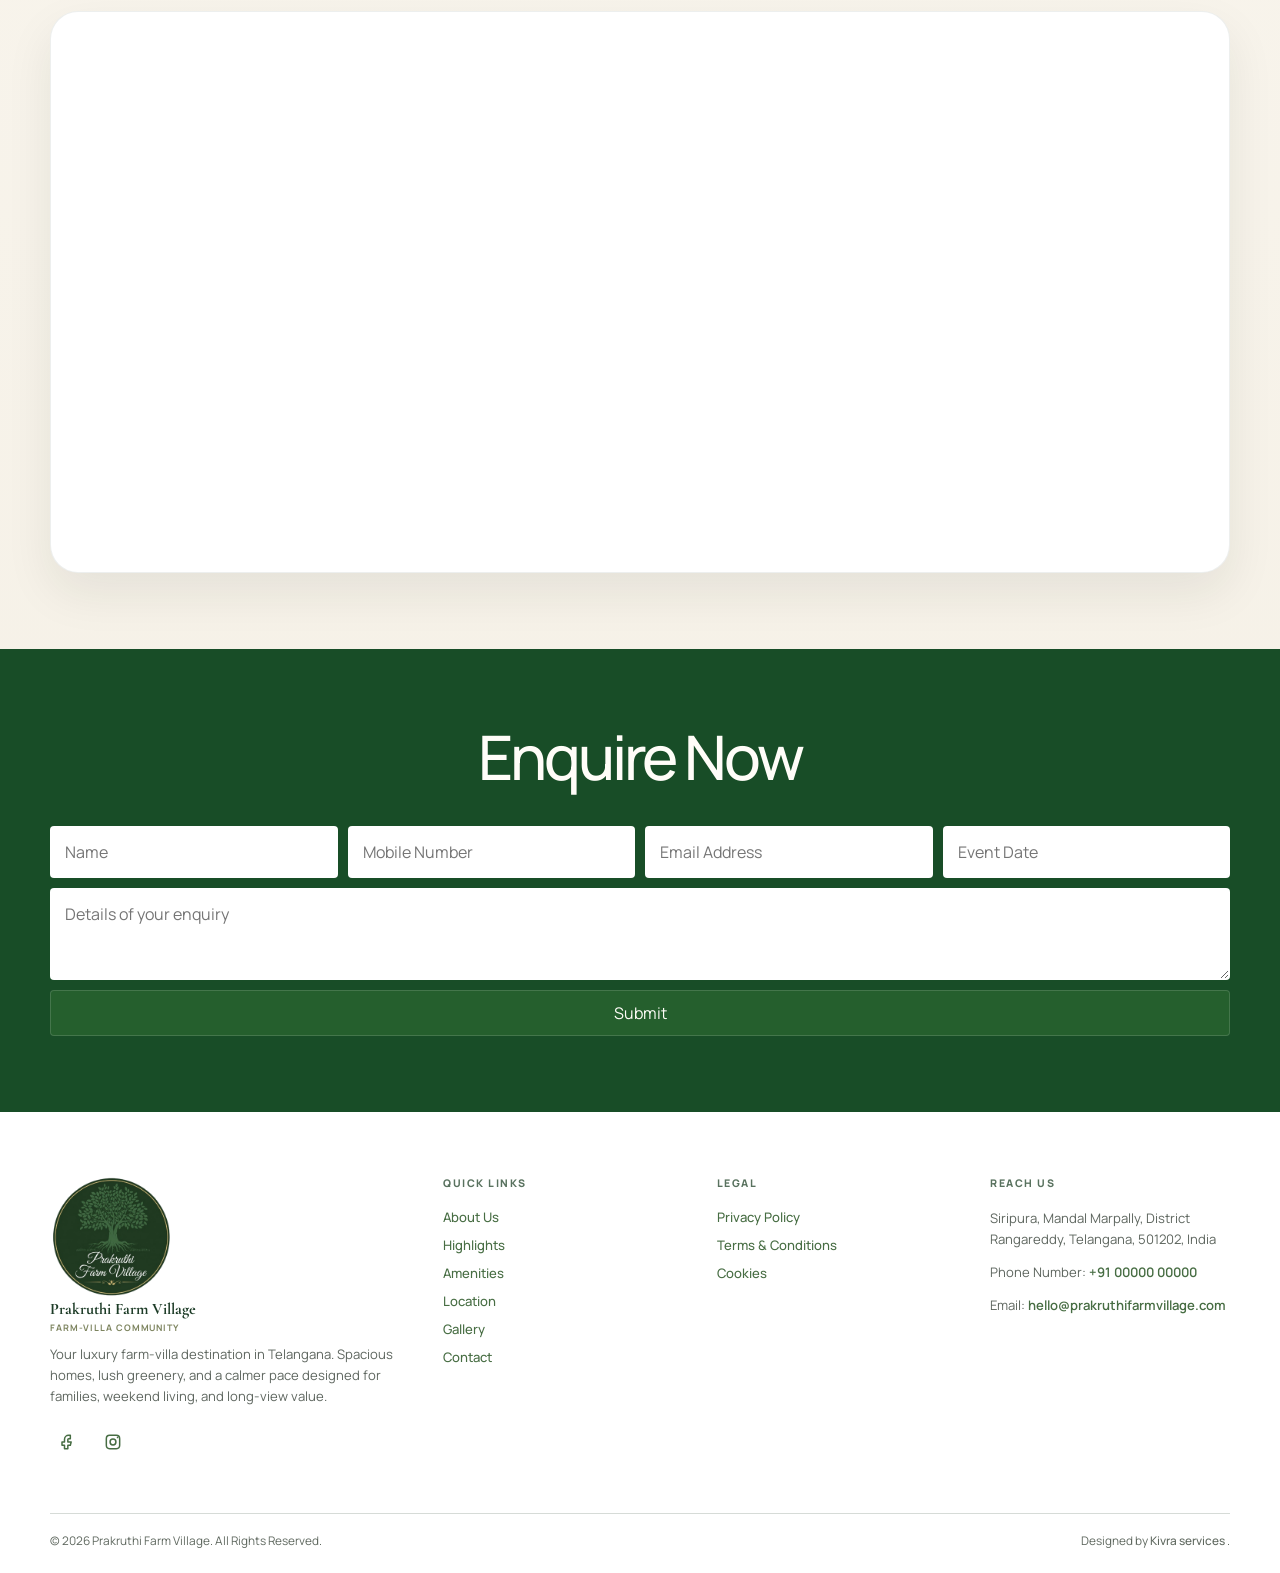
<file: location.html>
<!DOCTYPE html>
<html lang="en">
  <head>
    <meta charset="UTF-8" />
    <meta name="viewport" content="width=device-width, initial-scale=1.0" />
    <title>Location | Prakruthi Farm Village</title>
    <meta
      name="description"
      content="Discover the location of Prakruthi Farm Village in Siripura, Marpally, Rangareddy, and explore a quieter farm-villa address with convenient access to Hyderabad."
    />
    <link rel="preconnect" href="https://fonts.googleapis.com" />
    <link rel="preconnect" href="https://fonts.gstatic.com" crossorigin />
    <link
      href="https://fonts.googleapis.com/css2?family=Cormorant+Garamond:wght@500;600;700&family=Manrope:wght@400;500;600;700;800&display=swap"
      rel="stylesheet"
    />
    <link rel="preload" as="image" href="images/webp/logo.webp" fetchpriority="high" />
    <link rel="stylesheet" href="styles.css" />
  </head>
  <body class="inner-page location-page">
    <header class="site-header">
      <div class="container nav-shell">
        <a class="brand" href="index.html" aria-label="Prakruthi Farm Village home">
          <img src="images/webp/logo.webp" alt="Prakruthi Farm Village logo" decoding="async" />
        </a>

        <nav class="site-nav" id="site-nav">
          <a href="index.html#about">About</a>
          <a href="highlights.html">Highlights</a>
          <a href="index.html#amenities">Amenities</a>
          <a href="location.html">Location</a>
          <a href="brochure.pdf" download="Prakruthi Farm Village brochure.pdf">
            Brochure
          </a>
        </nav>

        <div class="header-tools">
          <a class="tool-link" href="#contact" aria-label="Call us">
            <svg viewBox="0 0 24 24" fill="none">
              <path
                d="M22 16.92v2a2 2 0 0 1-2.18 2 19.8 19.8 0 0 1-8.63-3.07 19.5 19.5 0 0 1-6-6A19.8 19.8 0 0 1 2.12 3.18 2 2 0 0 1 4.11 1h2a2 2 0 0 1 2 1.72c.12.9.33 1.78.63 2.62a2 2 0 0 1-.45 2.11L7.1 8.91a16 16 0 0 0 8 8l1.46-1.19a2 2 0 0 1 2.11-.45c.84.3 1.72.51 2.62.63A2 2 0 0 1 22 16.92Z"
              />
            </svg>
          </a>
          <button class="tool-link tool-button" type="button" aria-label="Search">
            <svg viewBox="0 0 24 24" fill="none">
              <path d="m21 21-4.35-4.35" />
              <circle cx="11" cy="11" r="6" />
            </svg>
          </button>
          <a class="nav-cta" href="#contact">Book a Site Visit</a>
        </div>

        <button
          class="menu-toggle"
          type="button"
          aria-expanded="false"
          aria-controls="site-nav"
          aria-label="Toggle navigation"
        >
          <span></span>
          <span></span>
          <span></span>
        </button>
      </div>
    </header>

    <main id="top">
      <section class="section location-page-hero">
        <div class="container location-article">
          <div class="location-article-header">
            <p class="eyebrow">Getting There</p>
            <h1>Location of <span>Prakruthi Farm Village</span></h1>
          </div>

          <div class="location-article-body">
            <p>
              <strong>Step away from the city’s rush and discover the calm that awaits you at
              Prakruthi Farm Village.</strong> Set amid greener open landscapes in Siripura,
              Marpally, the community offers a more peaceful farm-villa setting where relaxation,
              privacy, and fresh air come naturally, while still remaining accessible from
              Hyderabad.
            </p>

            <h2>A Perfect Blend of Peace and Accessibility</h2>
            <p>
              Prakruthi Farm Village is designed for those who want a meaningful break from dense city
              living without feeling disconnected. The location creates the right balance between a
              quieter weekend retreat and convenient travel when work, family, or city plans call for
              it.
            </p>

            <ul class="location-article-list">
              <li>
                <strong>Escape from the urban pace:</strong> The project’s setting helps you step away
                from traffic, noise, and pollution, replacing them with open views, greenery, and a
                slower rhythm of life.
              </li>
              <li>
                <strong>Connected for practical travel:</strong> While the experience feels tucked away
                and private, the route remains manageable for family visits, weekend stays, and regular
                access from Hyderabad.
              </li>
              <li>
                <strong>Ideal for second-home living:</strong> The surrounding atmosphere supports
                long-view investment, peaceful gatherings, and a lifestyle rooted in calm and space.
              </li>
            </ul>
          </div>
        </div>
      </section>

      <section class="section location-story-section">
        <div class="container location-article">
          <div class="location-article-body">
            <h2>Planning Your Arrival</h2>
            <p>
              Reaching Prakruthi Farm Village is straightforward by car and is best experienced that
              way for comfort and flexibility. Taxi access is also convenient for direct site visits,
              whether you are arriving for a walkthrough, a weekend plan, or a first family visit.
            </p>
            <ul class="location-article-list">
              <li>
                <strong>Getting Here:</strong> A private vehicle is recommended for the smoothest
                journey, though taxis can also bring you directly to the site.
              </li>
              <li>
                <strong>What to expect:</strong> The drive gradually transitions from the city’s busy
                energy into a more open and refreshing countryside atmosphere.
              </li>
            </ul>

            <h2>Experience the Prakruthi Advantage</h2>
            <p>Prakruthi Farm Village’s location allows you to:</p>
            <ul class="location-article-list">
              <li>Leave behind the city’s noise, crowding, and pollution.</li>
              <li>Enjoy a stronger connection with open landscapes and natural surroundings.</li>
              <li>Reach Hyderabad when needed while still returning to a more peaceful lifestyle.</li>
            </ul>

            <p>
              If you’re looking for a better balance between relaxation, rejuvenation, and long-term
              lifestyle value, this location gives you that advantage in a setting that feels genuinely
              calmer and more grounded.
            </p>
            <a
              class="button button-primary location-article-button"
              href="https://maps.app.goo.gl/DzAA6qt7kjSfmGat5?g_st=ic"
              target="_blank"
              rel="noreferrer"
            >
              Open Google Maps
            </a>
          </div>
        </div>
      </section>

      <section class="section location-map-section">
        <div class="container">
          <div class="location-map-heading">
            <p class="eyebrow">Visit The Site</p>
            <h2>Find Prakruthi Farm Village on the map and plan your route with confidence.</h2>
            <p>
              The pinned location below marks the project site directly, making it easy to plan your
              visit and explore the surroundings before you arrive.
            </p>
          </div>

          <div class="location-map-frame">
            <iframe
              title="Prakruthi Farm Village location map"
              src="https://www.google.com/maps?q=17.1054999,78.3313666&z=15&output=embed"
              loading="lazy"
              referrerpolicy="no-referrer-when-downgrade"
            ></iframe>
          </div>
        </div>
      </section>

      <section class="section closing-cta-section" id="contact">
        <div class="container">
          <div class="closing-cta">
            <h2>Enquire Now</h2>
            <form class="closing-cta-form">
              <input type="text" name="name" placeholder="Name" />
              <input type="tel" name="mobile" placeholder="Mobile Number" />
              <input type="email" name="email" placeholder="Email Address" />
              <input type="text" name="visit-date" placeholder="Event Date" />
              <textarea name="details" placeholder="Details of your enquiry"></textarea>
              <button type="submit">Submit</button>
            </form>
          </div>
        </div>
      </section>
    </main>

    <footer class="site-footer">
      <div class="container footer-shell">
        <div class="footer-brand">
          <a class="footer-brand-mark" href="index.html" aria-label="Prakruthi Farm Village home">
            <img src="images/webp/logo.webp" alt="Prakruthi Farm Village logo" loading="lazy" decoding="async" />
            <span>
              <strong>Prakruthi Farm Village</strong>
              <small>Farm-Villa Community</small>
            </span>
          </a>
          <p>
            Your luxury farm-villa destination in Telangana. Spacious homes, lush greenery, and a
            calmer pace designed for families, weekend living, and long-view value.
          </p>
          <div class="footer-socials">
            <a href="#contact" aria-label="Facebook">
              <svg viewBox="0 0 24 24" fill="none">
                <path d="M14 8h2V4h-2c-2.8 0-5 2.2-5 5v3H6v4h3v4h4v-4h3l1-4h-4V9c0-.6.4-1 1-1Z" />
              </svg>
            </a>
            <a href="#contact" aria-label="Instagram">
              <svg viewBox="0 0 24 24" fill="none">
                <rect x="4" y="4" width="16" height="16" rx="4" />
                <circle cx="12" cy="12" r="3.5" />
                <circle cx="17.5" cy="6.5" r="1" fill="currentColor" stroke="none" />
              </svg>
            </a>
          </div>
        </div>

        <div class="footer-links">
          <h3>Quick Links</h3>
          <a href="index.html#about">About Us</a>
          <a href="highlights.html">Highlights</a>
          <a href="index.html#amenities">Amenities</a>
          <a href="location.html">Location</a>
          <a href="index.html#floorplans">Gallery</a>
          <a href="#contact">Contact</a>
        </div>

        <div class="footer-links">
          <h3>Legal</h3>
          <a href="#contact">Privacy Policy</a>
          <a href="#contact">Terms &amp; Conditions</a>
          <a href="#contact">Cookies</a>
        </div>

        <div class="footer-links footer-reach">
          <h3>Reach Us</h3>
          <p>Siripura, Mandal Marpally, District Rangareddy, Telangana, 501202, India</p>
          <p>Phone Number: <a href="#contact">+91 00000 00000</a></p>
          <p>Email: <a href="#contact">hello@prakruthifarmvillage.com</a></p>
        </div>
      </div>

      <div class="container footer-bottom">
        <p>&copy; 2026 Prakruthi Farm Village. All Rights Reserved.</p>
        <p>
          Designed by
          <a
            class="footer-credit-link"
            href="https://kivraservices.com/"
            target="_blank"
            rel="noreferrer"
          >
            Kivra services
          </a>
          .
        </p>
      </div>
    </footer>

    <script src="script.js"></script>
  </body>
</html>
</file>
<file: styles.css>
:root {
  --bg: #f4efe4;
  --surface: rgba(255, 251, 243, 0.86);
  --surface-strong: #fcf8f0;
  --forest: #1c3b26;
  --forest-soft: #2d5b3a;
  --gold: #c6a15a;
  --gold-soft: #ebd2a0;
  --text: #1f241d;
  --muted: #5e665f;
  --line: rgba(28, 59, 38, 0.12);
  --shadow: 0 24px 60px rgba(28, 40, 29, 0.14);
  --radius-xl: 32px;
  --radius-lg: 24px;
  --radius-md: 18px;
  --container: 1180px;
  --hero-progress: 0;
}

* {
  box-sizing: border-box;
}

html {
  scroll-behavior: smooth;
}

body {
  margin: 0;
  font-family: "Manrope", sans-serif;
  color: var(--text);
  background:
    radial-gradient(circle at top left, rgba(255, 242, 210, 0.5), transparent 28%),
    linear-gradient(180deg, #fbf8f2 0%, var(--bg) 100%);
}

.inner-page {
  --hero-progress: 1;
}

img {
  max-width: 100%;
  display: block;
}

a {
  color: inherit;
  text-decoration: none;
}

button,
input,
select {
  font: inherit;
}

.container {
  width: min(var(--container), calc(100% - 40px));
  margin: 0 auto;
}

.site-header {
  position: fixed;
  top: 0;
  left: 0;
  right: 0;
  z-index: 20;
  height: 0;
  padding: 0;
  overflow: visible;
  pointer-events: none;
}

.site-header::before {
  content: "";
  position: fixed;
  inset: 0 0 auto;
  height: 84px;
  backdrop-filter: blur(calc(16px * var(--hero-progress)));
  background: rgba(251, 248, 242, calc(0.94 * var(--hero-progress)));
  border-bottom: 1px solid rgba(28, 59, 38, calc(0.08 * var(--hero-progress)));
  box-shadow: 0 14px 32px rgba(20, 35, 24, calc(0.08 * var(--hero-progress)));
  pointer-events: none;
}

.nav-shell {
  position: relative;
  height: 0;
  pointer-events: none;
}

.brand {
  display: block;
  position: absolute;
  left: 0;
  z-index: 2;
  width: calc(156px + ((1 - var(--hero-progress)) * 94px));
  height: calc(58px + ((1 - var(--hero-progress)) * 34px));
  top: calc(12px + ((1 - var(--hero-progress)) * 34px));
  pointer-events: auto;
}

.brand img {
  position: absolute;
  top: 0;
  left: 0;
  width: calc(156px + ((1 - var(--hero-progress)) * 94px));
  height: calc(156px + ((1 - var(--hero-progress)) * 94px));
  border-radius: 50%;
  object-fit: cover;
  box-shadow: 0 10px 22px rgba(20, 35, 24, 0.16);
}

.highlight-number,
.location-card h3,
.site-footer strong {
  font-family: "Cormorant Garamond", serif;
}

.site-nav {
  position: absolute;
  inset: 0;
  z-index: 2;
  pointer-events: none;
}

.site-nav a {
  position: absolute;
  pointer-events: auto;
  white-space: nowrap;
  text-transform: uppercase;
  letter-spacing: 0.06em;
  font-weight: 700;
  font-size: calc(0.88rem + (0.04rem * var(--hero-progress)));
  color: rgb(
    calc(255 - (216 * var(--hero-progress))),
    calc(252 - (196 * var(--hero-progress))),
    calc(245 - (202 * var(--hero-progress)))
  );
  top: calc(var(--start-top) * 1px + ((var(--end-top) - var(--start-top)) * 1px * var(--hero-progress)));
  left: calc(var(--start-left) * 1% + ((var(--end-left) - var(--start-left)) * 1% * var(--hero-progress)));
  transform: translate(-50%, -50%);
  text-align: left;
  text-shadow: 0 4px 18px rgba(8, 12, 9, calc(0.28 * (1 - var(--hero-progress))));
}

.site-nav a:nth-child(1) {
  --start-top: 150;
  --end-top: 42;
  --start-left: 88;
  --end-left: 38;
}

.site-nav a:nth-child(2) {
  --start-top: 188;
  --end-top: 42;
  --start-left: 88;
  --end-left: 47;
}

.site-nav a:nth-child(3) {
  --start-top: 226;
  --end-top: 42;
  --start-left: 88;
  --end-left: 56;
}

.site-nav a:nth-child(4) {
  --start-top: 264;
  --end-top: 42;
  --start-left: 88;
  --end-left: 64;
}

.site-nav a:nth-child(5) {
  --start-top: 302;
  --end-top: 42;
  --start-left: 88;
  --end-left: 73;
}

.site-nav a::after {
  content: "";
  position: absolute;
  left: 0;
  bottom: -6px;
  width: 100%;
  height: 1px;
  background: var(--gold);
  transform: scaleX(0);
  transform-origin: left;
  transition: transform 180ms ease;
}

.site-nav a:hover::after,
.site-nav a:focus-visible::after {
  transform: scaleX(1);
}

.header-tools {
  position: absolute;
  top: calc(18px + ((1 - var(--hero-progress)) * 18px));
  right: 0;
  display: flex;
  align-items: center;
  gap: 12px;
  z-index: 2;
  pointer-events: auto;
}

.tool-link {
  display: inline-flex;
  align-items: center;
  justify-content: center;
  width: 38px;
  height: 38px;
  color: rgb(
    calc(255 - (216 * var(--hero-progress))),
    calc(252 - (196 * var(--hero-progress))),
    calc(245 - (202 * var(--hero-progress)))
  );
  text-shadow: 0 4px 18px rgba(8, 12, 9, calc(0.28 * (1 - var(--hero-progress))));
}

.tool-link svg {
  width: 20px;
  height: 20px;
  stroke: currentColor;
  stroke-width: 1.8;
  stroke-linecap: round;
  stroke-linejoin: round;
}

.tool-button {
  padding: 0;
  border: 0;
  background: transparent;
  cursor: pointer;
}

.nav-cta,
.button {
  display: inline-flex;
  align-items: center;
  justify-content: center;
  border-radius: 999px;
  transition:
    transform 180ms ease,
    background 180ms ease,
    color 180ms ease,
    border-color 180ms ease;
}

.nav-cta {
  min-height: 50px;
  padding: 0 22px;
  background: linear-gradient(135deg, #cfaa5d 0%, #b78640 100%);
  color: #fffdf9;
  border-radius: 4px;
  font-size: 0.9rem;
  font-weight: 700;
  box-shadow: 0 12px 28px rgba(107, 74, 28, calc(0.18 + (0.08 * var(--hero-progress))));
}

.nav-cta::after {
  display: none;
}

.nav-cta:hover,
.button:hover {
  transform: translateY(-1px);
}

.menu-toggle {
  display: none;
  width: 52px;
  height: 52px;
  border: 1px solid var(--line);
  border-radius: 16px;
  background: rgba(255, 255, 255, 0.75);
  padding: 0;
  cursor: pointer;
  position: absolute;
  top: 14px;
  right: 0;
}

.menu-toggle span {
  display: block;
  width: 20px;
  height: 2px;
  margin: 4px auto;
  background: var(--forest);
  border-radius: 999px;
}

.hero {
  position: relative;
  overflow: clip;
  min-height: 100svh;
}

.hero-media,
.hero-overlay {
  position: absolute;
  inset: 0;
}

.hero-media {
  overflow: hidden;
}

.hero-slide {
  position: absolute;
  inset: 0;
  background-position: 62% center;
  background-size: cover;
  background-repeat: no-repeat;
  opacity: 0;
  transform: scale(1.02);
  transition:
    opacity 900ms ease,
    transform 5.6s ease;
}

.hero-slide.is-active {
  opacity: 1;
  transform: scale(1);
}

.hero-overlay {
  background:
    radial-gradient(circle at 15% 15%, rgba(255, 221, 153, 0.2), transparent 24%),
    linear-gradient(90deg, rgba(16, 22, 17, 0.6) 0%, rgba(16, 22, 17, 0.28) 42%, rgba(16, 22, 17, 0.16) 100%),
    linear-gradient(180deg, rgba(16, 22, 17, 0.06) 0%, rgba(16, 22, 17, 0.2) 100%);
}

.hero-layout {
  position: relative;
  z-index: 1;
  display: grid;
  grid-template-columns: minmax(0, 1fr);
  gap: 36px;
  align-items: start;
  min-height: 100svh;
  padding: 0 0 48px;
}

.hero-copy {
  max-width: 640px;
  color: #fffdf8;
  margin-top: clamp(340px, 46vh, 470px);
  transform: translateY(calc(-8px - (12px * var(--hero-progress))));
}

.eyebrow {
  margin: 0 0 18px;
  text-transform: uppercase;
  letter-spacing: 0.18em;
  font-size: 0.77rem;
  font-weight: 800;
  color: var(--gold-soft);
}

.hero h1,
.section-heading h2,
.lifestyle-panel h2,
.location-copy h2 {
  margin: 0;
  font-family: "Cormorant Garamond", serif;
  font-weight: 700;
  letter-spacing: -0.02em;
}

.hero h1 {
  font-size: clamp(1.8rem, 3.2vw, 3.2rem);
  line-height: 0.96;
  max-width: 16ch;
}

.inner-page .site-header {
  height: auto;
  pointer-events: auto;
}

.inner-page .site-header::before {
  height: 84px;
  backdrop-filter: blur(16px);
  background: rgba(251, 248, 242, 0.96);
  border-bottom: 1px solid rgba(28, 59, 38, 0.08);
  box-shadow: 0 14px 32px rgba(20, 35, 24, 0.08);
}

.inner-page .nav-shell {
  height: 84px;
  pointer-events: auto;
}

.inner-page main {
  padding-top: 84px;
}

.hero-text {
  max-width: 58ch;
  margin: 20px 0 0;
  font-size: 0.98rem;
  line-height: 1.75;
  color: rgba(255, 252, 245, 0.9);
}

.hero-actions,
.contact-actions {
  display: flex;
  flex-wrap: wrap;
  gap: 14px;
  margin-top: 28px;
}

.button {
  min-height: 52px;
  padding: 0 22px;
  font-weight: 700;
}

.button-primary {
  background: linear-gradient(135deg, #d1b06f 0%, #b48c49 100%);
  color: #fff;
  box-shadow: 0 18px 40px rgba(125, 84, 25, 0.24);
}

.button-secondary {
  background: rgba(255, 248, 233, 0.12);
  border: 1px solid rgba(255, 248, 233, 0.48);
  color: #fff;
  backdrop-filter: blur(12px);
}

.location-card-label {
  margin: 0 0 18px;
  font-size: 0.8rem;
  font-weight: 800;
  letter-spacing: 0.18em;
  text-transform: uppercase;
  color: var(--forest-soft);
}

.highlight-card,
.lifestyle-panel,
.location-card {
  border-radius: var(--radius-lg);
  box-shadow: var(--shadow);
}

.enquiry-section {
  padding: 0;
  margin-top: -42px;
  position: relative;
  z-index: 1;
}

.enquiry-card {
  padding: 28px 28px 30px;
  border-radius: 24px;
  background: rgba(255, 255, 255, 0.92);
  box-shadow: 0 18px 40px rgba(31, 36, 29, 0.08);
  border: 1px solid rgba(28, 59, 38, 0.06);
}

.enquiry-card h2 {
  margin: 0 0 22px;
  font-size: 1rem;
  font-weight: 800;
  color: #3d8b51;
}

.enquiry-form {
  display: grid;
  grid-template-columns: 1fr 1fr 1fr auto;
  gap: 22px;
}

.enquiry-form input,
.enquiry-form select {
  width: 100%;
  min-height: 34px;
  padding: 0 22px;
  border-radius: 12px;
  border: 1px solid rgba(28, 59, 38, 0.18);
  background: linear-gradient(180deg, #f8f4e8 0%, #f5f0e2 100%);
  color: #676d67;
  font-size: 0.94rem;
  outline: none;
}

.enquiry-form input::placeholder {
  color: #7a7f79;
  font-size: 0.94rem;
}

.enquiry-form select {
  appearance: none;
  font-size: 0.94rem;
  background-image:
    linear-gradient(45deg, transparent 50%, #7a7f79 50%),
    linear-gradient(135deg, #7a7f79 50%, transparent 50%),
    linear-gradient(180deg, #f8f4e8 0%, #f5f0e2 100%);
  background-position:
    calc(100% - 22px) calc(50% - 4px),
    calc(100% - 14px) calc(50% - 4px),
    0 0;
  background-size: 8px 8px, 8px 8px, 100% 100%;
  background-repeat: no-repeat;
}

.enquiry-submit {
  min-width: 220px;
  min-height: 60px;
  border: 0;
  border-radius: 14px;
  background: #3f8b4d;
  color: #fff;
  font-weight: 800;
  font-size: 1rem;
  cursor: pointer;
  transition:
    transform 180ms ease,
    background 180ms ease;
}

.enquiry-submit:hover {
  transform: translateY(-1px);
  background: #347641;
}

.sr-only {
  position: absolute;
  width: 1px;
  height: 1px;
  padding: 0;
  margin: -1px;
  overflow: hidden;
  clip: rect(0, 0, 0, 0);
  white-space: nowrap;
  border: 0;
}

.section {
  padding: 110px 0;
}

.about-enquiry-shell {
  position: relative;
  overflow: hidden;
  padding-bottom: 64px;
  background:
    linear-gradient(
      90deg,
      var(--bg) 0%,
      var(--bg) 44%,
      rgba(244, 239, 228, 0.96) 52%,
      rgba(244, 239, 228, 0.72) 58%,
      rgba(244, 239, 228, 0.22) 66%,
      rgba(244, 239, 228, 0) 74%
    ),
    url("images/webp/project.webp") right top / auto 100% no-repeat;
}

.about-enquiry-shell::after {
  display: none;
}

.two-column,
.about-layout,
.location-layout {
  display: grid;
  grid-template-columns: repeat(2, minmax(0, 1fr));
  gap: 40px;
  align-items: start;
}

.about-layout {
  align-items: center;
  gap: 56px;
  position: relative;
  z-index: 1;
}

.about-copy {
  max-width: 700px;
  padding-right: 12px;
}

.about-visual {
  min-height: 1px;
}

.section-heading h2,
.lifestyle-panel h2,
.location-copy h2 {
  font-size: clamp(2.4rem, 4vw, 4rem);
  line-height: 0.96;
  color: var(--forest);
}

.section-heading-centered {
  max-width: 760px;
  margin: 0 auto 42px;
  text-align: center;
}

.section-copy p,
.lifestyle-panel p,
.location-copy p,
.location-card p {
  margin: 0;
  color: var(--muted);
  line-height: 1.9;
}

.section-copy p + p,
.lifestyle-panel p + p,
.location-copy p + p,
.location-card p + p {
  margin-top: 16px;
}

.highlight-grid {
  display: grid;
  grid-template-columns: repeat(4, minmax(0, 1fr));
  gap: 18px;
}

.highlights-section {
  position: relative;
  overflow: hidden;
  background:
    linear-gradient(180deg, rgba(248, 242, 229, 0.28) 0%, rgba(244, 239, 228, 0.34) 100%),
    url("images/webp/background.webp") center center / cover fixed no-repeat;
}

.highlights-section::before {
  content: "";
  position: absolute;
  inset: 0;
  background:
    radial-gradient(circle at 20% 20%, rgba(255, 244, 214, 0.08), transparent 28%),
    linear-gradient(180deg, rgba(248, 242, 229, 0.12) 0%, rgba(244, 239, 228, 0.2) 100%);
  pointer-events: none;
}

.highlights-section .container {
  position: relative;
  z-index: 1;
}

.highlight-card {
  padding: 26px;
  background:
    linear-gradient(180deg, rgba(28, 59, 38, 0.04) 0%, rgba(28, 59, 38, 0.02) 100%),
    rgba(255, 252, 245, 0.88);
  border: 1px solid rgba(28, 59, 38, 0.08);
}

.highlight-number {
  display: inline-block;
  margin-bottom: 18px;
  font-size: 3rem;
  line-height: 0.85;
  color: var(--forest);
}

.highlight-card h3 {
  margin: 0 0 10px;
  font-size: 1.08rem;
  color: #253629;
}

.highlight-card p {
  margin: 0;
  line-height: 1.7;
  color: var(--muted);
}

.masterplan-section {
  background: #fffdf8;
  padding: 84px 0 56px;
}

.masterplan-shell {
  text-align: center;
}

.masterplan-heading {
  max-width: 820px;
  margin: 0 auto 44px;
}

.masterplan-eyebrow {
  margin: 0 0 10px;
  color: #3d8b51;
  font-size: 0.86rem;
  font-weight: 700;
  letter-spacing: 0.08em;
  text-transform: uppercase;
}

.masterplan-heading h2 {
  margin: 0;
  font-family: "Manrope", sans-serif;
  font-size: clamp(2.3rem, 4.2vw, 4rem);
  font-weight: 500;
  letter-spacing: -0.04em;
  line-height: 1;
  color: #242a24;
}

.masterplan-visual {
  width: 100%;
}

.masterplan-visual img {
  width: min(100%, 1120px);
  margin: 0 auto;
  display: block;
}

.lifestyle-section {
  position: relative;
  background: #fffdf8;
  padding: 60px 0 72px;
}

.lifestyle-section::before {
  content: "";
  position: absolute;
  inset: 0 0 auto;
  height: 180px;
  background: linear-gradient(180deg, rgba(17, 26, 18, 0.04) 0%, rgba(17, 26, 18, 0) 100%);
  pointer-events: none;
}

.lifestyle-shell {
  position: relative;
  z-index: 1;
}

.lifestyle-heading {
  max-width: 980px;
  margin-bottom: 36px;
}

.lifestyle-heading h2 {
  margin: 0;
  font-family: "Manrope", sans-serif;
  font-size: clamp(2.15rem, 4vw, 3.75rem);
  line-height: 1.03;
  letter-spacing: -0.04em;
  color: #1f241d;
}

.lifestyle-list {
  border-top: 1px solid rgba(28, 59, 38, 0.12);
}

.lifestyle-item {
  display: grid;
  grid-template-columns: 42px minmax(0, 1fr);
  gap: 18px;
  align-items: start;
  padding: 24px 0;
  border-bottom: 1px solid rgba(28, 59, 38, 0.12);
}

.lifestyle-icon {
  display: inline-flex;
  align-items: center;
  justify-content: center;
  width: 42px;
  height: 42px;
  color: #7e96a8;
}

.lifestyle-icon svg {
  width: 28px;
  height: 28px;
  stroke: currentColor;
  stroke-width: 1.75;
  stroke-linecap: round;
  stroke-linejoin: round;
}

.lifestyle-copy h3 {
  margin: 0 0 4px;
  font-size: clamp(1.55rem, 2vw, 2.1rem);
  font-weight: 700;
  letter-spacing: -0.04em;
  color: #212622;
}

.lifestyle-copy p {
  margin: 0;
  max-width: 860px;
  color: #4f5750;
  font-size: 1rem;
  line-height: 1.6;
}

.lifestyle-item-detail .lifestyle-copy h3 {
  margin-bottom: 10px;
}

.lifestyle-item-detail .lifestyle-copy p {
  max-width: 920px;
  line-height: 1.8;
}

.feature-list {
  margin: 24px 0 0;
  padding: 0;
  list-style: none;
}

.feature-list li {
  position: relative;
  padding-left: 22px;
  color: var(--muted);
  line-height: 1.8;
}

.feature-list li + li {
  margin-top: 10px;
}

.feature-list li::before {
  content: "";
  position: absolute;
  left: 0;
  top: 0.82em;
  width: 8px;
  height: 8px;
  border-radius: 50%;
  background: var(--gold);
}

.amenities-section {
  padding: 64px 0 78px;
  background: linear-gradient(180deg, #edf5ef 0%, #eef5ee 100%);
}

.amenities-section .container {
  width: min(95vw, 1440px);
}

.amenities-shell {
  padding: 0;
  border-radius: 0;
  background: transparent;
}

.amenities-heading {
  max-width: 860px;
  margin: 0 auto 38px;
  text-align: center;
}

.amenities-heading .eyebrow {
  color: #3d8b51;
}

.amenities-heading h2 {
  margin: 0;
  font-family: "Manrope", sans-serif;
  font-size: clamp(2.35rem, 4.2vw, 4rem);
  font-weight: 500;
  letter-spacing: -0.05em;
  line-height: 1.04;
  color: #242b25;
}

.amenities-heading h2 span {
  color: #3d8b51;
}

.amenities-intro {
  max-width: 700px;
  margin: 18px auto 0;
  color: #6b726d;
  line-height: 1.8;
}

.amenities-carousel {
  position: relative;
}

.amenities-grid {
  display: flex;
  gap: 18px;
  overflow-x: auto;
  scroll-behavior: smooth;
  scrollbar-width: none;
  padding-bottom: 12px;
}

.amenities-grid::-webkit-scrollbar {
  display: none;
}

.amenity-card {
  position: relative;
  isolation: isolate;
  overflow: hidden;
  display: flex;
  flex-direction: column;
  flex: 0 0 436px;
  min-height: 286px;
  padding: 22px 22px 24px;
  border-radius: 24px;
  background: linear-gradient(160deg, #3f5f46, #2e4735 58%, #223428);
  box-shadow: 0 18px 34px rgba(37, 48, 40, 0.12);
  border: 1px solid rgba(255, 255, 255, 0.12);
  text-align: left;
}

.amenity-card::before {
  content: "";
  position: absolute;
  inset: 0;
  background:
    linear-gradient(180deg, rgba(18, 31, 24, 0.18), rgba(18, 31, 24, 0.72)),
    radial-gradient(circle at top right, rgba(255, 255, 255, 0.1), transparent 34%),
    linear-gradient(135deg, rgba(99, 131, 106, 0.64), rgba(42, 68, 49, 0.4));
  z-index: -2;
}

.amenity-card::after {
  content: "";
  position: absolute;
  inset: auto -18% -26% 24%;
  height: 180px;
  background: radial-gradient(circle, rgba(255, 210, 116, 0.18), transparent 70%);
  z-index: -1;
}

.amenity-card--children::before {
  background:
    linear-gradient(180deg, rgba(15, 28, 22, 0.18), rgba(12, 24, 19, 0.74)),
    url("images/webp/childrenplayarea.webp") center/cover no-repeat;
}

.amenity-card--garden::before {
  background:
    linear-gradient(180deg, rgba(18, 31, 24, 0.16), rgba(11, 24, 16, 0.72)),
    url("images/webp/garden.webp") center/cover no-repeat;
}

.amenity-card--pool::before {
  background:
    linear-gradient(180deg, rgba(13, 31, 26, 0.18), rgba(11, 26, 21, 0.76)),
    url("images/webp/amenity1.webp") center/cover no-repeat;
}

.amenity-card--gym::before {
  background:
    linear-gradient(180deg, rgba(20, 26, 23, 0.18), rgba(15, 21, 18, 0.78)),
    url("images/webp/indoorgym.webp") center/cover no-repeat;
}

.amenity-card--reception::before {
  background:
    linear-gradient(180deg, rgba(26, 23, 18, 0.14), rgba(18, 19, 16, 0.74)),
    url("images/webp/reception.webp") center/cover no-repeat;
}

.amenity-card--guestroom::before {
  background:
    linear-gradient(180deg, rgba(26, 22, 18, 0.16), rgba(17, 18, 16, 0.76)),
    url("images/webp/guestroom.webp") center/cover no-repeat;
}

.amenity-card--sitarea::before {
  background:
    linear-gradient(180deg, rgba(16, 27, 21, 0.18), rgba(12, 21, 17, 0.74)),
    url("images/webp/sitarea.webp") center/cover no-repeat;
}

.amenity-card--boxcricket::before {
  background:
    linear-gradient(180deg, rgba(19, 30, 21, 0.16), rgba(12, 22, 16, 0.76)),
    url("images/webp/boxcricket.webp") center/cover no-repeat;
}

.amenity-card--gatedcommunity::before {
  background:
    linear-gradient(180deg, rgba(17, 28, 22, 0.16), rgba(11, 22, 18, 0.76)),
    url("images/webp/gatedcommunity.webp") center/cover no-repeat;
}

.amenity-card--servantquarters::before {
  background:
    linear-gradient(180deg, rgba(24, 24, 20, 0.16), rgba(17, 18, 16, 0.76)),
    url("images/webp/serventquarters.webp") center/cover no-repeat;
}

.amenity-card--banquethall::before {
  background:
    linear-gradient(180deg, rgba(30, 21, 18, 0.12), rgba(18, 17, 15, 0.74)),
    url("images/webp/banquethall.webp") center/cover no-repeat;
}

.amenity-card--associationroom::before {
  background:
    linear-gradient(180deg, rgba(26, 23, 18, 0.16), rgba(17, 18, 15, 0.76)),
    url("images/webp/associationroom.webp") center/cover no-repeat;
}

.amenity-card--previewtheatre::before {
  background:
    linear-gradient(180deg, rgba(18, 18, 22, 0.14), rgba(12, 12, 16, 0.82)),
    url("images/webp/previewtheatre.webp") center/cover no-repeat;
}

.amenity-card--joggingtrack::before {
  background:
    linear-gradient(180deg, rgba(14, 27, 20, 0.12), rgba(10, 21, 16, 0.74)),
    url("images/webp/joggingtrack.webp") center/cover no-repeat;
}

.amenity-card--security::before {
  background:
    linear-gradient(180deg, rgba(18, 24, 22, 0.14), rgba(10, 16, 14, 0.8)),
    url("images/webp/24x7security.webp") center/cover no-repeat;
}

.amenity-card--badminton::before {
  background:
    linear-gradient(180deg, rgba(17, 23, 20, 0.14), rgba(11, 16, 14, 0.78)),
    url("images/webp/badminton.webp") center/cover no-repeat;
}

.amenity-icon {
  display: inline-flex;
  align-items: center;
  justify-content: center;
  width: 72px;
  height: 72px;
  margin-bottom: auto;
  border-radius: 18px;
  border: 1px solid rgba(255, 255, 255, 0.24);
  background: rgba(255, 255, 255, 0.14);
  color: #fffef8;
  backdrop-filter: blur(6px);
}

.amenity-icon svg {
  width: 34px;
  height: 34px;
  stroke: currentColor;
  stroke-width: 1.4;
  stroke-linecap: round;
  stroke-linejoin: round;
}

.amenity-card h3 {
  margin: 0 0 10px;
  font-family: "Manrope", sans-serif;
  font-size: 1.06rem;
  font-weight: 700;
  line-height: 1.28;
  letter-spacing: -0.02em;
  color: #fffdfa;
}

.amenity-card p {
  margin: 0;
  font-size: 0.95rem;
  line-height: 1.72;
  color: rgba(247, 242, 233, 0.86);
}

.amenities-controls {
  display: flex;
  justify-content: center;
  gap: 14px;
  margin-top: 18px;
}

.amenities-control {
  display: inline-flex;
  align-items: center;
  justify-content: center;
  width: 46px;
  height: 46px;
  border: 1px solid rgba(36, 60, 42, 0.14);
  border-radius: 999px;
  background: rgba(255, 255, 255, 0.96);
  color: #4f5d53;
  font-size: 1.4rem;
  cursor: pointer;
  box-shadow: 0 12px 24px rgba(34, 47, 37, 0.08);
  transition: transform 180ms ease, box-shadow 180ms ease, color 180ms ease;
}

.amenities-control:hover {
  transform: translateY(-1px);
  box-shadow: 0 16px 28px rgba(34, 47, 37, 0.12);
  color: #21402d;
}

.clubhouse-section {
  background: #201d17;
  padding: 78px 0;
}

.clubhouse-shell {
  width: min(95vw, 1440px);
  display: grid;
  grid-template-columns: minmax(0, 1.85fr) minmax(320px, 0.8fr);
  gap: 40px;
  align-items: center;
}

.clubhouse-visual img {
  width: 100%;
  display: block;
  border-radius: 4px;
  box-shadow: 0 20px 45px rgba(0, 0, 0, 0.24);
}

.clubhouse-copy {
  max-width: 420px;
  color: rgba(255, 250, 240, 0.92);
}

.clubhouse-eyebrow {
  margin: 0 0 12px;
  color: #d7b449;
  font-size: 0.78rem;
  font-weight: 700;
  letter-spacing: 0.1em;
  text-transform: uppercase;
}

.clubhouse-copy h2 {
  margin: 0;
  font-family: "Manrope", sans-serif;
  font-size: clamp(2.4rem, 4vw, 3.4rem);
  font-weight: 500;
  letter-spacing: -0.05em;
  line-height: 0.95;
  color: #fffdfa;
}

.clubhouse-subtitle {
  margin: 10px 0 0;
  color: rgba(255, 245, 225, 0.94);
  font-size: 1.08rem;
  font-weight: 500;
}

.clubhouse-copy p {
  color: rgba(255, 250, 240, 0.84);
  line-height: 1.9;
}

.clubhouse-copy p + p {
  margin-top: 12px;
}

.clubhouse-button {
  display: inline-flex;
  align-items: center;
  justify-content: center;
  min-height: 50px;
  padding: 0 18px;
  margin-top: 22px;
  border: 1px solid rgba(215, 180, 73, 0.72);
  color: #f3e5b5;
  border-radius: 4px;
  font-weight: 600;
  background: transparent;
}

.floorplans-section {
  background: #fbf8f2;
  padding: 56px 0 54px;
}

.floorplans-shell {
  width: min(95vw, 1440px);
}

.floorplans-heading {
  text-align: center;
  margin-bottom: 26px;
}

.floorplans-eyebrow {
  margin: 0 0 18px;
  color: #434743;
  font-size: 1rem;
  font-weight: 500;
}

.floorplans-tabs {
  display: inline-flex;
  flex-wrap: wrap;
  justify-content: center;
  gap: 18px;
  padding-bottom: 24px;
  border-bottom: 1px solid rgba(28, 59, 38, 0.12);
}

.floorplans-tab {
  min-height: 54px;
  padding: 0 26px;
  border: 2px solid #232a24;
  background: #fffdfa;
  color: #232a24;
  font-weight: 500;
  font-size: 1rem;
  cursor: pointer;
  transition:
    color 180ms ease,
    border-color 180ms ease,
    background 180ms ease;
}

.floorplans-tab.is-active {
  border-color: #d8b44b;
  color: #d8b44b;
}

.floorplans-panel {
  margin-top: 22px;
}

.floorplans-frame {
  padding: 20px;
  background: #fff;
  border: 1px solid rgba(28, 59, 38, 0.08);
  box-shadow: 0 18px 44px rgba(31, 36, 29, 0.08);
}

.floorplans-frame img {
  width: 100%;
  display: block;
}

.testimonials-track::-webkit-scrollbar,
.glimpse-track::-webkit-scrollbar {
  display: none;
}

.testimonials-section {
  padding: 78px 0 44px;
  background: #fffdf8;
}

.testimonials-section .container {
  width: min(1440px, calc(100% - 28px));
}

.testimonials-shell {
  width: 100%;
}

.testimonials-heading {
  max-width: 760px;
  margin: 0 auto 32px;
  text-align: center;
}

.testimonials-heading h2 {
  margin: 0;
  font-family: "Manrope", sans-serif;
  font-size: clamp(2.2rem, 4vw, 3.9rem);
  font-weight: 500;
  letter-spacing: -0.05em;
  line-height: 1.05;
  color: #1f2621;
}

.testimonials-marquee {
  display: grid;
  gap: 22px;
}

.testimonials-row {
  overflow: hidden;
}

.testimonials-track {
  display: flex;
  width: max-content;
  gap: 26px;
  animation: testimonials-scroll 58s linear infinite;
  will-change: transform;
}

.testimonials-row-reverse .testimonials-track {
  animation-direction: reverse;
  animation-duration: 62s;
}

.testimonials-row:hover .testimonials-track {
  animation-play-state: paused;
}

.testimonial-card {
  flex: 0 0 min(31.9vw, 390px);
  min-height: 286px;
  padding: 30px 32px 26px;
  background: rgba(241, 234, 219, 0.98);
  border: 1px solid rgba(38, 61, 45, 0.08);
  box-shadow: 0 14px 34px rgba(31, 36, 29, 0.05);
}

.testimonial-copy {
  margin: 0;
  color: #2f372f;
  font-size: 1.04rem;
  line-height: 1.72;
}

.testimonial-meta {
  display: flex;
  align-items: flex-end;
  justify-content: space-between;
  gap: 18px;
  margin-top: 28px;
  padding-top: 22px;
  border-top: 1px solid rgba(38, 61, 45, 0.1);
}

.testimonial-author {
  display: inline-flex;
  align-items: center;
  gap: 14px;
}

.testimonial-avatar {
  display: inline-flex;
  align-items: center;
  justify-content: center;
  width: 42px;
  height: 42px;
  border-radius: 50%;
  background: #6a7d61;
  color: #fffdf7;
  font-weight: 700;
  font-size: 0.95rem;
}

.testimonial-author h3 {
  margin: 0;
  font-size: 1rem;
  line-height: 1.2;
  color: #253025;
}

.testimonial-author p {
  margin: 4px 0 0;
  color: #7e877d;
  font-size: 0.88rem;
}

.testimonial-stars {
  margin: 0;
  color: #b59b58;
  letter-spacing: 0.08em;
  font-size: 1rem;
  white-space: nowrap;
}

@keyframes testimonials-scroll {
  from {
    transform: translateX(0);
  }
  to {
    transform: translateX(calc(-50% - 13px));
  }
}

.glimpse-arrow {
  display: inline-flex;
  align-items: center;
  justify-content: center;
  width: 48px;
  height: 48px;
  border: 1px solid rgba(28, 59, 38, 0.12);
  border-radius: 50%;
  background: rgba(255, 255, 255, 0.96);
  color: #5a635d;
  font-size: 1.7rem;
  cursor: pointer;
  box-shadow: 0 10px 24px rgba(31, 36, 29, 0.08);
  pointer-events: auto;
}

.glimpse-section {
  padding: 18px 0 16px;
  background: transparent;
}

.glimpse-shell {
  position: relative;
  padding: 46px 0 40px;
  border-radius: 32px;
  background: #eaf4ee;
  overflow: hidden;
}

.glimpse-shell::before,
.glimpse-shell::after {
  content: "";
  position: absolute;
  left: 28px;
  right: 28px;
  height: 1px;
  background: rgba(36, 60, 42, 0.12);
}

.glimpse-shell::before {
  top: 0;
}

.glimpse-shell::after {
  bottom: 0;
}

.glimpse-header {
  max-width: 820px;
  text-align: center;
}

.glimpse-header h2 {
  margin: 0;
  font-family: "Manrope", sans-serif;
  font-size: clamp(2.35rem, 4.4vw, 4rem);
  font-weight: 500;
  letter-spacing: -0.05em;
  line-height: 1.04;
  color: #202621;
}

.glimpse-header h2 span {
  color: #3d8b51;
}

.glimpse-header p {
  max-width: 620px;
  margin: 18px auto 0;
  color: #69706a;
  line-height: 1.75;
}

.glimpse-carousel {
  position: relative;
  margin-top: 34px;
  padding: 0 64px;
}

.glimpse-track {
  display: flex;
  gap: 10px;
  overflow-x: auto;
  scroll-behavior: smooth;
}

.glimpse-card {
  flex: 0 0 190px;
  margin: 0;
  height: 210px;
  overflow: hidden;
  background: #dde6de;
  border-radius: 18px;
}

.glimpse-card img {
  width: 100%;
  height: 100%;
  object-fit: cover;
  display: block;
}

.glimpse-arrow {
  position: absolute;
  top: 50%;
  transform: translateY(-50%);
  z-index: 1;
}

.glimpse-arrow[data-carousel-prev] {
  left: 12px;
}

.glimpse-arrow[data-carousel-next] {
  right: 12px;
}

.location-page {
  background:
    radial-gradient(circle at top left, rgba(255, 240, 205, 0.3), transparent 24%),
    linear-gradient(180deg, #fbf8f2 0%, #f4efe4 100%);
}

.location-page-hero {
  padding: 72px 0 18px;
}

.location-article {
  max-width: 1080px;
}

.location-article-header {
  max-width: 860px;
  margin: 0 auto;
  text-align: center;
}

.location-article-header h1,
.location-article-body h2,
.location-map-heading h2 {
  margin: 0;
  font-family: "Manrope", sans-serif;
  letter-spacing: -0.05em;
  color: #1e2320;
}

.location-article-header h1 {
  font-size: clamp(2.5rem, 5vw, 4.3rem);
  line-height: 1.02;
}

.location-article-header h1 span {
  color: #3d8b51;
}

.location-article-body {
  margin-top: 34px;
}

.location-article-body h2,
.location-map-heading h2 {
  font-size: clamp(1.7rem, 2.4vw, 2.4rem);
  line-height: 1.1;
}

.location-article-body h2 + p {
  margin-top: 12px;
}

.location-article-body p,
.location-map-heading p {
  margin: 0;
  color: var(--muted);
  line-height: 1.8;
}

.location-article-body > p + h2,
.location-article-body > ul + h2,
.location-article-body > p + p,
.location-article-body > ul + p {
  margin-top: 18px;
}

.location-article-list {
  margin: 14px 0 0;
  padding: 0 0 0 22px;
}

.location-article-list li {
  position: relative;
  margin: 0;
  color: var(--muted);
  line-height: 1.8;
}

.location-article-list li + li {
  margin-top: 8px;
}

.location-story-section {
  padding-top: 8px;
  padding-bottom: 44px;
}

.location-article-button {
  margin-top: 24px;
}

.location-map-section {
  padding-top: 22px;
  padding-bottom: 76px;
}

.location-map-heading {
  max-width: 860px;
  margin-bottom: 28px;
}

.location-map-frame {
  overflow: hidden;
  border-radius: 28px;
  border: 1px solid rgba(28, 59, 38, 0.08);
  box-shadow: 0 20px 48px rgba(31, 36, 29, 0.08);
  background: #fff;
}

.location-map-frame iframe {
  width: 100%;
  height: 560px;
  border: 0;
  display: block;
}

.location-card {
  padding: 34px;
  background: linear-gradient(180deg, rgba(255, 252, 245, 0.98) 0%, rgba(241, 233, 212, 0.95) 100%);
  border: 1px solid rgba(198, 161, 90, 0.26);
}

.location-card h3 {
  margin: 0 0 12px;
  font-size: 2rem;
  line-height: 0.95;
  color: var(--forest);
}

.highlights-page {
  background:
    radial-gradient(circle at top left, rgba(255, 240, 205, 0.26), transparent 24%),
    linear-gradient(180deg, #fbf8f2 0%, #f3eee3 100%);
}

.highlights-page-hero {
  position: relative;
  overflow: hidden;
  min-height: 82vh;
  padding: 0;
  display: flex;
  align-items: stretch;
}

.highlights-hero-shell {
  position: relative;
  z-index: 1;
  display: flex;
  align-items: flex-end;
  justify-content: flex-start;
  width: 100%;
  min-height: 82vh;
  padding-top: 152px;
  padding-bottom: 96px;
}

.highlights-hero-copy {
  position: relative;
  max-width: 640px;
  margin-left: clamp(2.75rem, 7vw, 7rem);
}

.highlights-hero-copy h1,
.highlights-block-heading h2 {
  margin: 0;
  font-family: "Manrope", sans-serif;
  letter-spacing: -0.05em;
  color: #1e2320;
}

.highlights-hero-copy h1 {
  font-size: clamp(2.2rem, 4.2vw, 3.7rem);
  line-height: 1.02;
  color: #fff9ef;
  text-shadow: 0 10px 26px rgba(10, 16, 11, 0.34);
}

.highlights-hero-copy p:last-child,
.highlights-block-heading p {
  margin: 18px 0 0;
  color: var(--muted);
  line-height: 1.8;
}

.highlights-hero-copy .eyebrow {
  color: rgba(255, 239, 205, 0.94);
  text-shadow: 0 8px 18px rgba(10, 16, 11, 0.3);
}

.highlights-hero-background {
  position: absolute;
  inset: 0;
  background: #d5ddcf;
  isolation: isolate;
}

.highlights-hero-background::after {
  content: "";
  position: absolute;
  inset: 0;
  background:
    linear-gradient(90deg, rgba(11, 17, 12, 0.6) 0%, rgba(11, 17, 12, 0.34) 34%, rgba(11, 17, 12, 0.12) 62%, rgba(11, 17, 12, 0.18) 100%),
    linear-gradient(180deg, rgba(15, 22, 16, 0.16) 0%, rgba(15, 22, 16, 0.24) 100%);
  pointer-events: none;
}

.highlights-hero-slide {
  position: absolute;
  inset: 0;
  transform: translate3d(108%, 0, 0) scale(1.02);
  background: center center / cover no-repeat var(--highlights-hero-image);
  will-change: transform;
  z-index: 1;
}

.highlights-hero-slide.is-active {
  transform: translate3d(0, 0, 0) scale(1);
  z-index: 3;
}

.highlights-hero-slide.is-offscreen-right {
  transform: translate3d(108%, 0, 0) scale(1.02);
}

.highlights-hero-slide.is-entering {
  animation: highlightsHeroSlideIn 1100ms cubic-bezier(0.22, 1, 0.36, 1) forwards;
  z-index: 3;
}

.highlights-hero-slide.is-exiting {
  animation: highlightsHeroSlideOut 1100ms cubic-bezier(0.22, 1, 0.36, 1) forwards;
  z-index: 2;
}

.highlights-pillars-section {
  padding-top: 44px;
  padding-bottom: 36px;
  background: linear-gradient(180deg, #f8f4ed 0%, #fbf8f2 100%);
}

.highlights-full-width-shell {
  width: 100%;
  padding-left: clamp(24px, 3vw, 40px);
  padding-right: clamp(24px, 3vw, 40px);
}

.highlights-pillars {
  display: grid;
  grid-template-columns: repeat(3, minmax(0, 1fr));
  gap: 0;
  padding: 18px 0 10px;
}

.highlights-pillar {
  padding: 34px 28px 24px;
}

.highlights-pillar + .highlights-pillar {
  border-left: 1px solid rgba(28, 59, 38, 0.12);
}

.highlights-pillar-icon {
  display: inline-flex;
  width: 38px;
  height: 38px;
  color: #8f6c3d;
}

.highlights-pillar-icon svg {
  width: 100%;
  height: 100%;
  stroke: currentColor;
  stroke-width: 1.8;
  stroke-linecap: round;
  stroke-linejoin: round;
}

.highlights-pillar h2 {
  margin: 18px 0 14px;
  color: #143222;
  font-family: "Cormorant Garamond", serif;
  font-size: clamp(2.2rem, 3vw, 3.25rem);
  font-weight: 600;
  line-height: 0.94;
  letter-spacing: -0.03em;
}

.highlights-pillar p {
  margin: 0;
  max-width: 27ch;
  color: rgba(22, 33, 25, 0.78);
  font-size: 0.98rem;
  line-height: 1.75;
}

.highlights-spec-nav-section {
  position: sticky;
  top: 84px;
  z-index: 14;
  padding: 0;
  background: rgba(251, 248, 242, 0.94);
  backdrop-filter: blur(16px);
  border-top: 1px solid rgba(28, 59, 38, 0.07);
  border-bottom: 1px solid rgba(28, 59, 38, 0.09);
}

.highlights-spec-nav {
  display: grid;
  grid-template-columns: repeat(10, minmax(0, 1fr));
  align-items: center;
  gap: 10px;
  overflow: visible;
  padding: 16px 0 14px;
  scrollbar-width: none;
}

.highlights-spec-nav::-webkit-scrollbar {
  display: none;
}

.highlights-spec-tab {
  display: inline-flex;
  align-items: baseline;
  justify-content: center;
  gap: 6px;
  padding: 0 0 9px;
  border: 0;
  border-bottom: 2px solid transparent;
  border-radius: 0;
  background: transparent;
  color: rgba(20, 41, 28, 0.72);
  font-family: "Manrope", sans-serif;
  font-size: 0.74rem;
  font-weight: 800;
  letter-spacing: 0.04em;
  text-transform: uppercase;
  white-space: nowrap;
  width: 100%;
  cursor: pointer;
  transition:
    color 180ms ease,
    border-color 180ms ease,
    transform 180ms ease;
}

.highlights-spec-index {
  color: #8f6c3d;
}

.highlights-spec-label {
  color: inherit;
  min-width: 0;
}

.highlights-spec-tab:hover,
.highlights-spec-tab:focus-visible {
  transform: translateY(-1px);
  color: #173524;
  border-bottom-color: rgba(20, 50, 33, 0.34);
}

.highlights-spec-tab.is-active {
  color: #143222;
  border-bottom-color: #173a28;
}

@media (max-width: 1100px) {
  .highlights-spec-nav {
    display: flex;
    gap: 18px;
    overflow-x: auto;
    padding: 16px 0 14px;
  }

  .highlights-spec-tab {
    flex: 0 0 auto;
    justify-content: flex-start;
    width: auto;
    font-size: 0.8rem;
  }
}

@keyframes highlightsHeroSlideIn {
  from {
    transform: translate3d(108%, 0, 0) scale(1.02);
  }

  to {
    transform: translate3d(0, 0, 0) scale(1);
  }
}

@keyframes highlightsHeroSlideOut {
  from {
    transform: translate3d(0, 0, 0) scale(1);
  }

  to {
    transform: translate3d(-108%, 0, 0) scale(1.02);
  }
}

.highlights-detail-section {
  padding-top: 18px;
  padding-bottom: 84px;
}

.highlights-content {
  position: relative;
}

.highlights-block {
  padding: 30px;
  border-radius: 28px;
  background: rgba(255, 253, 248, 0.82);
  border: 1px solid rgba(28, 59, 38, 0.08);
  box-shadow: 0 16px 36px rgba(31, 36, 29, 0.05);
  animation: highlightsPanelIn 260ms ease;
}

.highlights-block[hidden] {
  display: none !important;
}

.highlights-structure-block {
  padding: 52px 48px 46px;
  background: #fbf7f0;
}

.structure-hero-grid {
  display: grid;
  grid-template-columns: minmax(0, 1.12fr) minmax(360px, 0.82fr);
  gap: 44px;
  align-items: start;
}

.structure-visual-stack {
  position: relative;
  padding-bottom: 84px;
}

.structure-visual-frame {
  margin: 0;
  overflow: hidden;
  border-radius: 0;
  background: #e6ddd0;
  box-shadow: 0 24px 50px rgba(34, 34, 27, 0.08);
}

.structure-visual-frame img {
  width: 100%;
  aspect-ratio: 1.06 / 0.82;
  object-fit: cover;
}

.structure-qc-card {
  position: absolute;
  right: -18px;
  bottom: 0;
  width: min(320px, 58%);
  padding: 26px 28px;
  background: #e9e2d6;
  border: 1px solid rgba(138, 104, 53, 0.16);
  box-shadow: 0 20px 34px rgba(34, 34, 27, 0.08);
}

.structure-qc-label {
  margin: 0 0 14px;
  color: #8f6c3d;
  font-size: 0.95rem;
  font-weight: 700;
  letter-spacing: 0.02em;
  text-transform: uppercase;
}

.structure-qc-card p:last-child {
  margin: 0;
  color: #33372f;
  font-size: 0.98rem;
  line-height: 1.75;
}

.structure-copy-column {
  padding-top: 18px;
}

.structure-copy-column .eyebrow {
  margin: 0 0 18px;
  color: #8f6c3d;
}

.structure-copy-column h2 {
  margin: 0;
  color: #072515;
  font-family: "Cormorant Garamond", serif;
  font-size: clamp(3.6rem, 5vw, 5.4rem);
  font-weight: 600;
  line-height: 0.9;
  letter-spacing: -0.04em;
}

.structure-intro {
  margin: 26px 0 0;
  color: rgba(24, 31, 25, 0.8);
  font-size: 1.04rem;
  line-height: 1.85;
}

.structure-key-list {
  margin: 30px 0 0;
  padding: 0;
  list-style: none;
  display: grid;
  gap: 18px;
}

.structure-key-list li {
  position: relative;
  padding-left: 50px;
  color: #293128;
  font-size: 1rem;
  line-height: 1.7;
}

.structure-key-list li::before {
  content: "";
  position: absolute;
  left: 0;
  top: 2px;
  width: 28px;
  height: 28px;
  border-radius: 999px;
  border: 1.5px solid rgba(143, 108, 61, 0.75);
}

.structure-key-list li::after {
  content: "";
  position: absolute;
  left: 10px;
  top: 11px;
  width: 8px;
  height: 4px;
  border-left: 2px solid #8f6c3d;
  border-bottom: 2px solid #8f6c3d;
  transform: rotate(-45deg);
}

.structure-standard-strip {
  margin-top: 30px;
  padding-top: 24px;
  border-top: 1px solid rgba(28, 59, 38, 0.12);
  color: #657067;
  font-size: 0.92rem;
  line-height: 1.7;
}

.structure-detail-grid {
  margin-top: 34px;
  display: grid;
  grid-template-columns: repeat(3, minmax(0, 1fr));
  gap: 18px;
}

.structure-detail-card {
  padding: 26px 24px 28px;
  background: #fffdf9;
  border: 1px solid rgba(28, 59, 38, 0.08);
  border-left: 3px solid rgba(143, 108, 61, 0.78);
}

.structure-detail-index {
  margin: 0 0 16px;
  color: #8f6c3d;
  font-size: 0.88rem;
  font-weight: 700;
  letter-spacing: 0.06em;
  text-transform: uppercase;
}

.structure-detail-card h3 {
  margin: 0;
  color: #0f2d1e;
  font-family: "Cormorant Garamond", serif;
  font-size: clamp(2rem, 3vw, 2.8rem);
  font-weight: 600;
  line-height: 0.94;
  letter-spacing: -0.03em;
}

.structure-detail-card p:last-child {
  margin: 18px 0 0;
  color: rgba(28, 37, 30, 0.78);
  line-height: 1.8;
}

.highlights-walls-block {
  padding: 52px 48px 46px;
  background: linear-gradient(180deg, #fbf8f2 0%, #f8f3eb 100%);
}

.walls-top-grid {
  display: grid;
  grid-template-columns: minmax(360px, 0.82fr) minmax(0, 1.08fr);
  gap: 44px;
  align-items: center;
}

.walls-copy-stack .eyebrow {
  margin: 0 0 18px;
  color: #8f6c3d;
}

.walls-copy-stack h2 {
  margin: 0;
  color: #092817;
  font-family: "Cormorant Garamond", serif;
  font-size: clamp(3.3rem, 4.8vw, 5.1rem);
  font-weight: 600;
  line-height: 0.92;
  letter-spacing: -0.04em;
}

.walls-intro {
  margin: 26px 0 0;
  color: rgba(24, 31, 25, 0.8);
  font-size: 1.04rem;
  line-height: 1.85;
}

.walls-key-list {
  margin: 28px 0 0;
  padding-left: 20px;
  display: grid;
  gap: 12px;
}

.walls-key-list li {
  color: #2b342a;
  line-height: 1.75;
}

.walls-standard-strip {
  margin-top: 26px;
  padding-top: 22px;
  border-top: 1px solid rgba(28, 59, 38, 0.12);
  color: #667168;
  font-size: 0.92rem;
  line-height: 1.7;
}

.walls-material-frame {
  margin: 0;
  overflow: hidden;
  background: #e7dece;
  box-shadow: 0 24px 48px rgba(34, 34, 27, 0.08);
}

.walls-material-frame img {
  width: 100%;
  aspect-ratio: 1.18 / 0.8;
  object-fit: cover;
}

.walls-lower-grid {
  margin-top: 38px;
  display: grid;
  grid-template-columns: repeat(3, minmax(0, 1fr));
  gap: 18px;
}

.walls-feature-card,
.walls-boundary-panel {
  padding: 28px 24px 28px;
  background: rgba(255, 253, 249, 0.95);
  border: 1px solid rgba(28, 59, 38, 0.08);
}

.walls-boundary-panel {
  background: linear-gradient(180deg, rgba(245, 240, 231, 0.98) 0%, rgba(239, 232, 220, 0.98) 100%);
}

.walls-feature-index {
  margin: 0 0 16px;
  color: #8f6c3d;
  font-size: 0.88rem;
  font-weight: 700;
  letter-spacing: 0.06em;
  text-transform: uppercase;
}

.walls-feature-card h3,
.walls-boundary-panel h3 {
  margin: 0;
  color: #0f2d1e;
  font-family: "Cormorant Garamond", serif;
  font-size: clamp(1.95rem, 3vw, 2.75rem);
  font-weight: 600;
  line-height: 0.95;
  letter-spacing: -0.03em;
}

.walls-feature-card p:last-child,
.walls-boundary-panel > p:last-of-type {
  margin: 18px 0 0;
  color: rgba(28, 37, 30, 0.78);
  line-height: 1.8;
}

.walls-chip-grid {
  margin-top: 22px;
  display: grid;
  grid-template-columns: 1fr;
  gap: 12px;
}

.walls-chip {
  padding: 14px 16px;
  background: rgba(255, 251, 244, 0.86);
  border: 1px solid rgba(28, 59, 38, 0.08);
}

.walls-chip strong {
  display: block;
  color: #143222;
  font-size: 1rem;
}

.walls-chip span {
  display: block;
  margin-top: 6px;
  color: #616861;
  line-height: 1.55;
}

.highlights-flooring-block {
  padding: 52px 48px 46px;
  background: linear-gradient(180deg, #fbf8f2 0%, #f7f2ea 100%);
}

.flooring-showcase-grid {
  display: grid;
  grid-template-columns: minmax(0, 1.14fr) minmax(320px, 0.74fr);
  gap: 42px;
  align-items: start;
}

.flooring-main-column .eyebrow {
  margin: 0 0 18px;
  color: #8f6c3d;
}

.flooring-main-column h2 {
  margin: 0;
  color: #082617;
  font-family: "Cormorant Garamond", serif;
  font-size: clamp(3.4rem, 4.9vw, 5.2rem);
  font-weight: 600;
  line-height: 0.92;
  letter-spacing: -0.04em;
}

.flooring-intro {
  margin: 24px 0 0;
  max-width: 44ch;
  color: rgba(24, 31, 25, 0.8);
  font-size: 1.04rem;
  line-height: 1.85;
}

.flooring-main-visual {
  margin: 34px 0 0;
  overflow: hidden;
  background: #e5dccd;
  box-shadow: 0 24px 48px rgba(34, 34, 27, 0.08);
}

.flooring-main-visual img {
  width: 100%;
  aspect-ratio: 1.22 / 0.72;
  object-fit: cover;
}

.flooring-card-grid {
  margin-top: 18px;
  display: grid;
  grid-template-columns: repeat(3, minmax(0, 1fr));
  gap: 18px;
}

.flooring-card {
  min-height: 176px;
  padding: 26px 22px 24px;
  background: rgba(255, 252, 246, 0.92);
  border-top: 3px solid rgba(143, 108, 61, 0.82);
  border-left: 1px solid rgba(28, 59, 38, 0.08);
  border-right: 1px solid rgba(28, 59, 38, 0.08);
  border-bottom: 1px solid rgba(28, 59, 38, 0.08);
}

.flooring-card h3 {
  margin: 0;
  color: #143222;
  font-size: 1rem;
  font-weight: 700;
  line-height: 1.35;
}

.flooring-card p {
  margin: 16px 0 0;
  color: rgba(28, 37, 30, 0.78);
  line-height: 1.75;
}

.flooring-spec-panel {
  padding: 34px 34px 30px;
  background: #193a25;
  color: #eef4eb;
  box-shadow: 0 24px 48px rgba(18, 35, 24, 0.18);
}

.flooring-spec-index {
  margin: 0 0 18px;
  color: rgba(240, 245, 237, 0.82);
  font-size: 0.92rem;
  font-weight: 700;
  letter-spacing: 0.08em;
  text-transform: uppercase;
}

.flooring-spec-panel h3 {
  margin: 0;
  color: #dce9de;
  font-family: "Cormorant Garamond", serif;
  font-size: clamp(2.4rem, 3.5vw, 3.5rem);
  font-weight: 500;
  line-height: 0.95;
  letter-spacing: -0.03em;
}

.flooring-spec-visual {
  margin: 24px 0 0;
  overflow: hidden;
}

.flooring-spec-visual img {
  width: 100%;
  aspect-ratio: 0.96 / 1.06;
  object-fit: cover;
}

.flooring-spec-rows {
  margin-top: 22px;
}

.flooring-spec-row {
  display: grid;
  grid-template-columns: minmax(0, 0.78fr) minmax(0, 1fr);
  gap: 14px;
  padding: 16px 0;
  border-top: 1px solid rgba(220, 233, 222, 0.12);
}

.flooring-spec-row span {
  color: rgba(236, 243, 237, 0.84);
  font-weight: 500;
}

.flooring-spec-row strong {
  color: #f4f7f1;
  font-weight: 700;
  line-height: 1.55;
}

.flooring-spec-standards {
  margin: 22px 0 0;
  color: rgba(220, 233, 222, 0.72);
  font-size: 0.9rem;
  line-height: 1.7;
}

.highlights-openings-block {
  padding: 52px 48px 46px;
  background: linear-gradient(180deg, #fbf8f2 0%, #f7f2ea 100%);
}

.openings-hero-grid {
  display: grid;
  grid-template-columns: minmax(0, 1.02fr) minmax(360px, 0.84fr);
  gap: 44px;
  align-items: start;
}

.openings-visual-stack {
  position: relative;
  padding-bottom: 84px;
}

.openings-main-visual {
  margin: 0;
  overflow: hidden;
  background: #e4ddcf;
  box-shadow: 0 24px 48px rgba(34, 34, 27, 0.08);
}

.openings-main-visual img {
  width: 100%;
  aspect-ratio: 1.1 / 0.82;
  object-fit: cover;
}

.openings-qc-card {
  position: absolute;
  right: -18px;
  bottom: 0;
  width: min(320px, 58%);
  padding: 24px 26px;
  background: #e9e2d6;
  border: 1px solid rgba(138, 104, 53, 0.16);
  box-shadow: 0 20px 34px rgba(34, 34, 27, 0.08);
}

.openings-qc-label {
  margin: 0 0 14px;
  color: #8f6c3d;
  font-size: 0.95rem;
  font-weight: 700;
  letter-spacing: 0.02em;
  text-transform: uppercase;
}

.openings-qc-card p:last-child {
  margin: 0;
  color: #33372f;
  line-height: 1.72;
}

.openings-copy-column {
  padding-top: 10px;
}

.openings-copy-column .eyebrow {
  margin: 0 0 18px;
  color: #8f6c3d;
}

.openings-copy-column h2 {
  margin: 0;
  color: #082617;
  font-family: "Cormorant Garamond", serif;
  font-size: clamp(3.4rem, 4.9vw, 5.1rem);
  font-weight: 600;
  line-height: 0.92;
  letter-spacing: -0.04em;
}

.openings-intro {
  margin: 24px 0 0;
  color: rgba(24, 31, 25, 0.8);
  font-size: 1.04rem;
  line-height: 1.85;
}

.openings-key-list {
  margin: 28px 0 0;
  padding: 0;
  list-style: none;
  display: grid;
  gap: 18px;
}

.openings-key-list li {
  position: relative;
  padding-left: 48px;
  color: #293128;
  line-height: 1.72;
}

.openings-key-list li::before {
  content: "";
  position: absolute;
  left: 0;
  top: 2px;
  width: 28px;
  height: 28px;
  border-radius: 999px;
  border: 1.5px solid rgba(143, 108, 61, 0.75);
}

.openings-key-list li::after {
  content: "";
  position: absolute;
  left: 10px;
  top: 11px;
  width: 8px;
  height: 4px;
  border-left: 2px solid #8f6c3d;
  border-bottom: 2px solid #8f6c3d;
  transform: rotate(-45deg);
}

.openings-standard-strip {
  margin-top: 28px;
  padding-top: 22px;
  border-top: 1px solid rgba(28, 59, 38, 0.12);
  color: #667168;
  font-size: 0.92rem;
  line-height: 1.7;
}

.openings-lower-grid {
  margin-top: 34px;
  display: grid;
  grid-template-columns: repeat(2, minmax(0, 1fr));
  gap: 18px;
}

.openings-detail-card {
  padding: 28px 24px 28px;
  background: rgba(255, 253, 249, 0.95);
  border: 1px solid rgba(28, 59, 38, 0.08);
}

.openings-detail-index {
  margin: 0 0 16px;
  color: #8f6c3d;
  font-size: 0.88rem;
  font-weight: 700;
  letter-spacing: 0.06em;
  text-transform: uppercase;
}

.openings-detail-card h3 {
  margin: 0;
  color: #0f2d1e;
  font-family: "Cormorant Garamond", serif;
  font-size: clamp(2rem, 3vw, 2.8rem);
  font-weight: 600;
  line-height: 0.94;
  letter-spacing: -0.03em;
}

.openings-detail-card p:last-child {
  margin: 18px 0 0;
  color: rgba(28, 37, 30, 0.78);
  line-height: 1.8;
}

.highlights-kitchen-block {
  padding: 52px 48px 46px;
  background: linear-gradient(180deg, #fbf8f2 0%, #f7f2ea 100%);
}

.kitchen-showcase-grid {
  display: grid;
  grid-template-columns: minmax(360px, 0.84fr) minmax(0, 1fr);
  gap: 42px;
  align-items: start;
}

.kitchen-copy-column .eyebrow {
  margin: 0 0 18px;
  color: #8f6c3d;
}

.kitchen-copy-column h2 {
  margin: 0;
  color: #082617;
  font-family: "Cormorant Garamond", serif;
  font-size: clamp(3.4rem, 4.9vw, 5.2rem);
  font-weight: 600;
  line-height: 0.92;
  letter-spacing: -0.04em;
}

.kitchen-intro {
  margin: 24px 0 0;
  max-width: 42ch;
  color: rgba(24, 31, 25, 0.8);
  font-size: 1.04rem;
  line-height: 1.85;
}

.kitchen-feature-list {
  margin-top: 42px;
  display: grid;
  gap: 18px;
}

.kitchen-feature-item {
  display: grid;
  grid-template-columns: 72px minmax(0, 1fr);
  gap: 18px;
  align-items: start;
}

.kitchen-feature-icon {
  display: inline-flex;
  align-items: center;
  justify-content: center;
  width: 64px;
  height: 64px;
  border-radius: 18px;
  background: rgba(234, 226, 214, 0.8);
  border: 1px solid rgba(28, 59, 38, 0.08);
  color: #273528;
}

.kitchen-feature-icon svg {
  width: 28px;
  height: 28px;
  stroke: currentColor;
  stroke-width: 1.8;
  stroke-linecap: round;
  stroke-linejoin: round;
}

.kitchen-feature-item h3 {
  margin: 0;
  color: #143222;
  font-size: 1.05rem;
  font-weight: 800;
  line-height: 1.35;
}

.kitchen-feature-item p {
  margin: 8px 0 0;
  color: rgba(28, 37, 30, 0.78);
  line-height: 1.72;
}

.kitchen-main-visual {
  margin: 0;
  overflow: hidden;
  background: #e7dece;
  box-shadow: 0 24px 48px rgba(34, 34, 27, 0.08);
}

.kitchen-main-visual img {
  width: 100%;
  aspect-ratio: 1.18 / 0.82;
  object-fit: cover;
}

.kitchen-qc-strip {
  margin-top: 18px;
  padding-top: 22px;
  border-top: 1px solid rgba(28, 59, 38, 0.12);
}

.kitchen-qc-title {
  margin: 0;
  color: #8f6c3d;
  font-size: 0.88rem;
  font-weight: 700;
  letter-spacing: 0.06em;
  text-transform: uppercase;
}

.kitchen-qc-strip p:nth-child(2) {
  margin: 12px 0 0;
  color: rgba(28, 37, 30, 0.78);
  line-height: 1.75;
}

.kitchen-standards {
  margin: 14px 0 0;
  color: #667168;
  font-size: 0.92rem;
  line-height: 1.7;
}

.highlights-bathrooms-block {
  padding: 52px 48px 46px;
  background: linear-gradient(180deg, #fbf8f2 0%, #f7f2ea 100%);
}

.bathrooms-showcase-grid {
  display: grid;
  grid-template-columns: minmax(360px, 0.84fr) minmax(0, 1fr);
  gap: 42px;
  align-items: start;
}

.bathrooms-copy-column .eyebrow {
  margin: 0 0 18px;
  color: #8f6c3d;
}

.bathrooms-copy-column h2 {
  margin: 0;
  color: #082617;
  font-family: "Cormorant Garamond", serif;
  font-size: clamp(3.4rem, 4.9vw, 5.2rem);
  font-weight: 600;
  line-height: 0.92;
  letter-spacing: -0.04em;
}

.bathrooms-intro {
  margin: 24px 0 0;
  max-width: 42ch;
  color: rgba(24, 31, 25, 0.8);
  font-size: 1.04rem;
  line-height: 1.85;
}

.bathrooms-feature-list {
  margin-top: 42px;
  display: grid;
  gap: 18px;
}

.bathrooms-feature-item {
  display: grid;
  grid-template-columns: 72px minmax(0, 1fr);
  gap: 18px;
  align-items: start;
}

.bathrooms-feature-icon {
  display: inline-flex;
  align-items: center;
  justify-content: center;
  width: 64px;
  height: 64px;
  border-radius: 18px;
  background: rgba(234, 226, 214, 0.8);
  border: 1px solid rgba(28, 59, 38, 0.08);
  color: #273528;
}

.bathrooms-feature-icon svg {
  width: 28px;
  height: 28px;
  stroke: currentColor;
  stroke-width: 1.8;
  stroke-linecap: round;
  stroke-linejoin: round;
}

.bathrooms-feature-item h3 {
  margin: 0;
  color: #143222;
  font-size: 1.05rem;
  font-weight: 800;
  line-height: 1.35;
}

.bathrooms-feature-item p {
  margin: 8px 0 0;
  color: rgba(28, 37, 30, 0.78);
  line-height: 1.72;
}

.bathrooms-main-visual {
  margin: 0;
  overflow: hidden;
  background: #e7dece;
  box-shadow: 0 24px 48px rgba(34, 34, 27, 0.08);
}

.bathrooms-main-visual img {
  width: 100%;
  aspect-ratio: 1.18 / 0.82;
  object-fit: cover;
}

.bathrooms-qc-strip {
  margin-top: 18px;
  padding-top: 22px;
  border-top: 1px solid rgba(28, 59, 38, 0.12);
}

.bathrooms-qc-title {
  margin: 0;
  color: #8f6c3d;
  font-size: 0.88rem;
  font-weight: 700;
  letter-spacing: 0.06em;
  text-transform: uppercase;
}

.bathrooms-qc-strip p:nth-child(2) {
  margin: 12px 0 0;
  color: rgba(28, 37, 30, 0.78);
  line-height: 1.75;
}

.bathrooms-standards {
  margin: 14px 0 0;
  color: #667168;
  font-size: 0.92rem;
  line-height: 1.7;
}

.highlights-block-heading {
  max-width: 860px;
  margin-bottom: 24px;
}

.highlights-block-heading h2 {
  font-size: clamp(2rem, 3vw, 2.8rem);
  line-height: 1;
}

.highlights-subgrid {
  display: grid;
  grid-template-columns: repeat(2, minmax(0, 1fr));
  gap: 18px;
}

.highlights-panel {
  padding: 22px 22px 24px;
  border-radius: 22px;
  background: #fff;
  border: 1px solid rgba(28, 59, 38, 0.08);
}

.highlights-panel h3 {
  margin: 0;
  font-family: "Manrope", sans-serif;
  font-size: 1.16rem;
  line-height: 1.25;
  color: #203124;
}

.highlights-panel ul {
  margin: 14px 0 0;
  padding-left: 18px;
}

.highlights-panel li {
  color: var(--muted);
  line-height: 1.75;
}

.highlights-panel li + li {
  margin-top: 8px;
}

.highlights-qc-panel {
  background: linear-gradient(180deg, rgba(246, 251, 247, 0.98) 0%, rgba(234, 244, 236, 0.98) 100%);
}

.highlights-code {
  margin: 14px 0 0;
  color: #6f776f;
  font-size: 0.88rem;
  line-height: 1.65;
}

.highlights-table {
  overflow: hidden;
  border-radius: 24px;
  border: 1px solid rgba(28, 59, 38, 0.08);
  background: #fff;
}

.highlights-table-row {
  display: grid;
  grid-template-columns: minmax(220px, 0.48fr) minmax(0, 1fr);
  gap: 18px;
  padding: 18px 22px;
}

.highlights-table-row + .highlights-table-row {
  border-top: 1px solid rgba(28, 59, 38, 0.08);
}

.highlights-table-row div:last-child {
  color: var(--muted);
  line-height: 1.75;
}

.highlights-table + .highlights-panel {
  margin-top: 18px;
}

@keyframes highlightsPanelIn {
  from {
    opacity: 0;
    transform: translateY(8px);
  }

  to {
    opacity: 1;
    transform: translateY(0);
  }
}

.closing-cta-section {
  padding: 0;
  background: #184d27;
}

.closing-cta {
  padding: 66px 0 76px;
}

.closing-cta h2 {
  margin: 0 0 28px;
  text-align: center;
  font-family: "Manrope", sans-serif;
  font-size: clamp(2.6rem, 4.8vw, 4rem);
  font-weight: 500;
  letter-spacing: -0.05em;
  color: #fffdf8;
}

.closing-cta-form {
  display: grid;
  grid-template-columns: repeat(4, minmax(0, 1fr));
  gap: 10px;
}

.closing-cta-form input,
.closing-cta-form textarea,
.closing-cta-form button {
  width: 100%;
  border-radius: 4px;
  border: 1px solid rgba(255, 255, 255, 0.14);
  font: inherit;
}

.closing-cta-form input,
.closing-cta-form textarea {
  padding: 14px 14px;
  background: #fff;
  color: #263028;
}

.closing-cta-form textarea {
  grid-column: 1 / -1;
  min-height: 92px;
  resize: vertical;
}

.closing-cta-form button {
  grid-column: 1 / -1;
  min-height: 46px;
  background: #255f2d;
  color: #fffdf8;
  cursor: pointer;
}

.site-footer {
  margin-top: 0;
  padding: 64px 0 22px;
  background: #fff;
}

.footer-shell {
  display: grid;
  grid-template-columns: minmax(260px, 1.5fr) repeat(3, minmax(180px, 1fr));
  gap: 34px;
  align-items: start;
}

.footer-brand {
  max-width: 360px;
}

.footer-brand-mark {
  display: inline-flex;
  align-items: center;
  gap: 12px;
  margin-bottom: 18px;
}

.footer-brand-mark img {
  width: 123px;
  height: 123px;
  object-fit: cover;
  border-radius: 50%;
}

.footer-brand-mark span {
  display: flex;
  flex-direction: column;
}

.site-footer strong {
  display: block;
  font-size: 1rem;
  color: var(--forest);
}

.footer-brand-mark small {
  margin-top: 2px;
  font-size: 0.56rem;
  font-weight: 700;
  letter-spacing: 0.1em;
  text-transform: uppercase;
  color: #7d845f;
}

.site-footer p {
  margin: 0;
  color: var(--muted);
  font-size: 0.82rem;
  line-height: 1.6;
}

.footer-links h3 {
  margin: 0 0 18px;
  font-size: 0.66rem;
  font-weight: 800;
  letter-spacing: 0.14em;
  text-transform: uppercase;
  color: #59725f;
}

.footer-links {
  display: flex;
  flex-direction: column;
  align-items: flex-start;
}

.footer-links a,
.site-footer a {
  display: inline-block;
  margin: 0 0 10px;
  font-weight: 500;
  font-size: 0.82rem;
  color: #476d43;
}

.footer-links p {
  margin: 0 0 12px;
}

.footer-socials {
  display: flex;
  gap: 12px;
  margin-top: 18px;
}

.footer-socials a {
  display: inline-flex;
  align-items: center;
  justify-content: center;
  width: 34px;
  height: 34px;
  border-radius: 50%;
  color: #476d43;
}

.footer-socials svg {
  width: 20px;
  height: 20px;
  stroke: currentColor;
  stroke-width: 1.8;
  stroke-linecap: round;
  stroke-linejoin: round;
}

.footer-reach a {
  margin: 0;
  font-weight: 600;
}

.footer-bottom {
  display: flex;
  justify-content: space-between;
  gap: 20px;
  align-items: center;
  margin-top: 44px;
  padding-top: 18px;
  border-top: 1px solid rgba(28, 59, 38, 0.18);
}

.footer-bottom p,
.footer-bottom a {
  margin: 0;
  font-size: 0.74rem;
  color: #5f685f;
}

.footer-credit-link {
  font-weight: 700;
  color: #476d43;
}

@media (max-width: 1100px) {
  .hero-layout,
  .about-layout,
  .highlight-grid,
  .two-column,
  .location-layout,
  .clubhouse-shell {
    grid-template-columns: repeat(2, minmax(0, 1fr));
  }

  .enquiry-form {
    grid-template-columns: 1fr 1fr;
  }

  .enquiry-submit {
    min-width: 100%;
    min-height: 60px;
  }

  .hero-layout {
    align-items: center;
  }

  .masterplan-visual img {
    width: min(100%, 960px);
  }

  .hero-copy {
    margin-top: clamp(310px, 36vh, 390px);
  }

  .closing-cta {
    padding: 54px 0 60px;
  }

  .closing-cta-form {
    grid-template-columns: repeat(2, minmax(0, 1fr));
  }

  .footer-shell {
    grid-template-columns: repeat(2, minmax(0, 1fr));
  }

  .glimpse-track {
    gap: 10px;
  }

  .highlights-hero-shell {
    min-height: 70vh;
    padding-top: 132px;
    padding-bottom: 72px;
  }

  .highlights-hero-copy {
    max-width: 720px;
  }
}

@media (max-width: 820px) {
  .site-header {
    height: auto;
    pointer-events: auto;
  }

  .site-header::before {
    height: 64px;
    backdrop-filter: blur(16px);
    background: rgba(251, 248, 242, 0.96);
    border-bottom: 1px solid rgba(28, 59, 38, 0.08);
    box-shadow: none;
  }

  .nav-shell {
    height: 64px;
    pointer-events: auto;
  }

  .brand {
    position: relative;
    left: 0;
    top: 6px;
    width: 60px;
    height: 60px;
  }

  .brand img {
    width: 60px;
    height: 60px;
  }

  .menu-toggle {
    display: inline-block;
    pointer-events: auto;
    top: 8px;
    width: 42px;
    height: 42px;
  }

  .site-nav {
    position: absolute;
    top: calc(100% + 10px);
    left: 20px;
    right: 20px;
    bottom: auto;
    display: flex;
    flex-direction: column;
    align-items: stretch;
    width: auto;
    gap: 0;
    padding: 10px;
    border-radius: 24px;
    background: rgba(255, 251, 243, 0.98);
    border: 1px solid rgba(28, 59, 38, 0.08);
    box-shadow: var(--shadow);
    opacity: 0;
    pointer-events: none;
    transform: translateY(-8px);
    transition:
      opacity 180ms ease,
      transform 180ms ease;
    color: #27382b;
    text-transform: none;
    letter-spacing: 0;
    font-weight: 500;
    pointer-events: none;
  }

  .site-nav a {
    position: relative;
    top: auto;
    left: auto;
    transform: none;
    padding: 14px 12px;
    border-radius: 14px;
    text-shadow: none;
  }

  .site-nav a::after {
    display: none;
  }

  .site-nav.is-open {
    opacity: 1;
    pointer-events: auto;
    transform: translateY(0);
  }

  .nav-cta {
    margin-top: 8px;
  }

  .header-tools {
    display: none;
  }

  .hero {
    min-height: 100svh;
  }

  .hero-layout,
  .two-column,
  .about-layout,
  .highlight-grid,
  .location-layout,
  .clubhouse-shell,
  .footer-shell {
    grid-template-columns: 1fr;
    display: grid;
  }

  .enquiry-section {
    margin-top: 10px;
  }

  .about-enquiry-shell {
    padding-bottom: 42px;
    background: linear-gradient(180deg, #fbf8f2 0%, #f4efe4 100%);
  }

  .enquiry-form {
    grid-template-columns: 1fr;
    gap: 16px;
  }

  .footer-shell {
    gap: 12px;
  }

  .hero-layout {
    min-height: 100svh;
    align-items: end;
    padding: 108px 0 48px;
  }

  .hero-copy {
    max-width: 430px;
    margin-top: auto;
    transform: none;
  }

  .hero .eyebrow {
    margin-bottom: 14px;
    font-size: 0.7rem;
    letter-spacing: 0.14em;
  }

  .hero h1 {
    max-width: 11ch;
    font-size: clamp(2.2rem, 8vw, 3.15rem);
    line-height: 0.98;
  }

  .hero-text {
    max-width: 34ch;
    font-size: 0.94rem;
    line-height: 1.7;
  }

  .section {
    padding: 82px 0;
  }

  .about-layout,
  .location-layout {
    gap: 24px;
  }

  .about-copy {
    max-width: none;
    padding-right: 0;
  }

  .about-visual {
    display: block;
    min-height: 260px;
    border-radius: 24px;
    background:
      linear-gradient(180deg, rgba(255, 248, 233, 0.08) 0%, rgba(17, 26, 18, 0.08) 100%),
      url("images/webp/project.webp") center center / cover no-repeat;
    box-shadow: 0 18px 34px rgba(31, 36, 29, 0.08);
  }

  .section-heading h2,
  .location-copy h2,
  .location-article-header h1,
  .location-article-body h2,
  .highlights-block-heading h2,
  .location-map-heading h2 {
    font-size: clamp(2rem, 8vw, 3rem);
    line-height: 1;
  }

  .section-copy p,
  .location-copy p,
  .location-card p,
  .location-article-body p,
  .highlights-hero-copy p:last-child,
  .highlights-block-heading p,
  .location-map-heading p {
    line-height: 1.75;
  }

  .highlights-subgrid {
    grid-template-columns: 1fr;
  }

  .highlights-table-row {
    grid-template-columns: 1fr;
    gap: 8px;
  }

  .location-page-hero {
    padding: 52px 0 28px;
  }

  .location-article-body {
    margin-top: 24px;
  }

  .location-map-heading {
    margin-bottom: 22px;
  }

  .location-map-frame {
    border-radius: 22px;
  }

  .location-map-frame iframe {
    height: 420px;
  }

  .enquiry-card {
    padding: 22px;
  }

  .highlights-section {
    background-attachment: scroll;
  }

  .highlight-grid {
    gap: 14px;
  }

  .highlight-card {
    padding: 22px;
  }

  .highlight-number {
    font-size: 2.5rem;
    margin-bottom: 14px;
  }

  .masterplan-heading {
    margin-bottom: 28px;
  }

  .masterplan-heading h2,
  .amenities-heading h2,
  .clubhouse-copy h2 {
    font-size: clamp(2rem, 8vw, 3rem);
  }

  .masterplan-visual img {
    width: 100%;
  }

  .floorplans-shell {
    width: 100%;
  }

  .floorplans-heading {
    margin-bottom: 18px;
  }

  .floorplans-tabs {
    display: grid;
    width: 100%;
    gap: 10px;
    border-bottom: 0;
    padding-bottom: 0;
  }

  .floorplans-tab {
    width: 100%;
    min-height: 46px;
    padding: 0 16px;
    font-size: 0.92rem;
  }

  .floorplans-panel {
    margin-top: 16px;
  }

  .floorplans-frame {
    padding: 12px;
  }

  .amenities-shell {
    padding: 0;
  }

  .amenities-heading {
    margin-bottom: 28px;
  }

  .amenities-intro {
    line-height: 1.7;
  }

  .amenities-carousel {
    padding: 0;
  }

  .amenity-card {
    flex-basis: 388px;
    min-height: 272px;
    padding: 20px 18px 22px;
  }

  .amenity-icon {
    width: 64px;
    height: 64px;
    margin-bottom: 84px;
  }

  .amenity-icon svg {
    width: 30px;
    height: 30px;
  }

  .amenity-card h3 {
    font-size: 1rem;
  }

  .amenity-card p {
    font-size: 0.9rem;
    line-height: 1.62;
  }

  .amenities-controls {
    margin-top: 16px;
  }

  .clubhouse-section {
    padding: 56px 0;
  }

  .clubhouse-shell {
    gap: 26px;
  }

  .clubhouse-copy {
    max-width: none;
  }

  .clubhouse-visual img {
    border-radius: 18px;
  }

  .location-card {
    padding: 24px;
  }

  .masterplan-section,
  .floorplans-section,
  .lifestyle-section,
  .amenities-section {
    padding-top: 52px;
    padding-bottom: 52px;
  }

  .lifestyle-heading {
    margin-bottom: 26px;
  }

  .closing-cta-section {
    padding: 0;
  }

  .testimonials-section {
    padding: 48px 0 24px;
  }

  .testimonials-heading {
    margin-bottom: 24px;
  }

  .testimonials-track {
    gap: 16px;
  }

  .testimonial-card {
    flex-basis: 78vw;
    min-height: 248px;
    padding: 22px 22px 20px;
  }

  .testimonial-copy {
    font-size: 0.98rem;
    line-height: 1.64;
  }

  .glimpse-section {
    padding: 14px 0 12px;
  }

  .glimpse-shell {
    border-radius: 24px;
    padding: 34px 0 30px;
  }

  .glimpse-shell::before,
  .glimpse-shell::after {
    left: 18px;
    right: 18px;
  }

  .glimpse-header h2 {
    font-size: clamp(2rem, 8vw, 3rem);
  }

  .glimpse-carousel {
    margin-top: 26px;
    padding: 0 18px;
  }

  .glimpse-track {
    gap: 12px;
  }

  .glimpse-card {
    flex-basis: 72vw;
  }

  .glimpse-card {
    height: 180px;
    border-radius: 18px;
  }

  .glimpse-arrow {
    display: none;
  }

  .closing-cta {
    padding: 42px 0 48px;
  }

  .closing-cta h2 {
    margin-bottom: 22px;
    font-size: clamp(2rem, 8vw, 3rem);
  }

  .closing-cta-form {
    grid-template-columns: 1fr;
  }

  .closing-cta-form textarea,
  .closing-cta-form button {
    grid-column: auto;
  }

  .footer-brand-mark img {
    width: 54px;
    height: 54px;
  }

  .site-footer strong {
    font-size: 1.5rem;
  }

  .footer-bottom {
    flex-direction: column;
    align-items: flex-start;
  }

  .lifestyle-item {
    grid-template-columns: 34px minmax(0, 1fr);
    gap: 14px;
    padding: 20px 0;
  }

  .lifestyle-icon {
    width: 34px;
    height: 34px;
  }

  .lifestyle-icon svg {
    width: 24px;
    height: 24px;
  }

  .lifestyle-copy h3 {
    font-size: 1.35rem;
  }

  .floorplans-tabs {
    gap: 12px;
    padding-bottom: 18px;
  }

  .floorplans-tab {
    min-height: 48px;
    padding: 0 18px;
    font-size: 0.92rem;
  }

  .amenities-arrow {
    display: none;
  }
}

@media (max-width: 540px) {
  .container {
    width: min(var(--container), calc(100% - 28px));
  }

  .site-header::before,
  .nav-shell {
    height: 58px;
  }

  .brand {
    top: 5px;
    width: 52px;
    height: 52px;
  }

  .brand img {
    width: 52px;
    height: 52px;
  }

  .menu-toggle {
    top: 7px;
    width: 40px;
    height: 40px;
  }

  .hero-layout {
    min-height: 100svh;
    padding: 96px 0 40px;
  }

  .hero-copy {
    transform: none;
  }

  .hero h1 {
    font-size: clamp(1.95rem, 10.2vw, 2.6rem);
  }

  .hero-text {
    font-size: 0.9rem;
  }

  .testimonials-track {
    gap: 14px;
  }

  .testimonial-card {
    flex-basis: 84vw;
    min-height: 236px;
    padding: 18px 18px 18px;
  }

  .testimonial-copy {
    font-size: 0.94rem;
  }

  .testimonial-author h3 {
    font-size: 0.94rem;
  }

  .testimonial-author p {
    font-size: 0.82rem;
  }

  .testimonial-meta {
    margin-top: 22px;
    padding-top: 16px;
  }

  .glimpse-shell {
    border-radius: 20px;
    padding: 30px 0 26px;
  }

  .glimpse-carousel {
    padding: 0 14px;
  }

  .glimpse-track {
    gap: 10px;
  }

  .glimpse-card {
    flex-basis: 76vw;
    height: 168px;
    border-radius: 16px;
  }

  .about-visual {
    min-height: 220px;
    border-radius: 20px;
  }

  .location-article-body {
    margin-top: 20px;
  }

  .highlights-panel {
    padding: 18px;
    border-radius: 18px;
  }

  .highlights-table {
    border-radius: 18px;
  }

  .highlights-table-row {
    padding: 16px 18px;
  }

  .location-map-frame iframe {
    height: 320px;
  }

  .highlight-card,
  .location-card {
    padding: 22px;
  }

  .amenity-card {
    flex-basis: 82vw;
    min-height: 258px;
    padding: 18px 18px 20px;
  }

  .amenities-controls {
    gap: 10px;
  }

  .amenities-control {
    width: 42px;
    height: 42px;
  }

  .hero-actions,
  .contact-actions {
    flex-direction: column;
  }

  .button {
    width: 100%;
  }

  .enquiry-card {
    padding: 20px 18px;
  }

  .closing-cta {
    padding: 34px 0 38px;
  }

  .closing-cta-form input,
  .closing-cta-form textarea {
    padding: 12px;
  }

  .enquiry-form input,
  .enquiry-form select,
  .enquiry-submit {
    min-height: 40px;
  }
}
</file>
